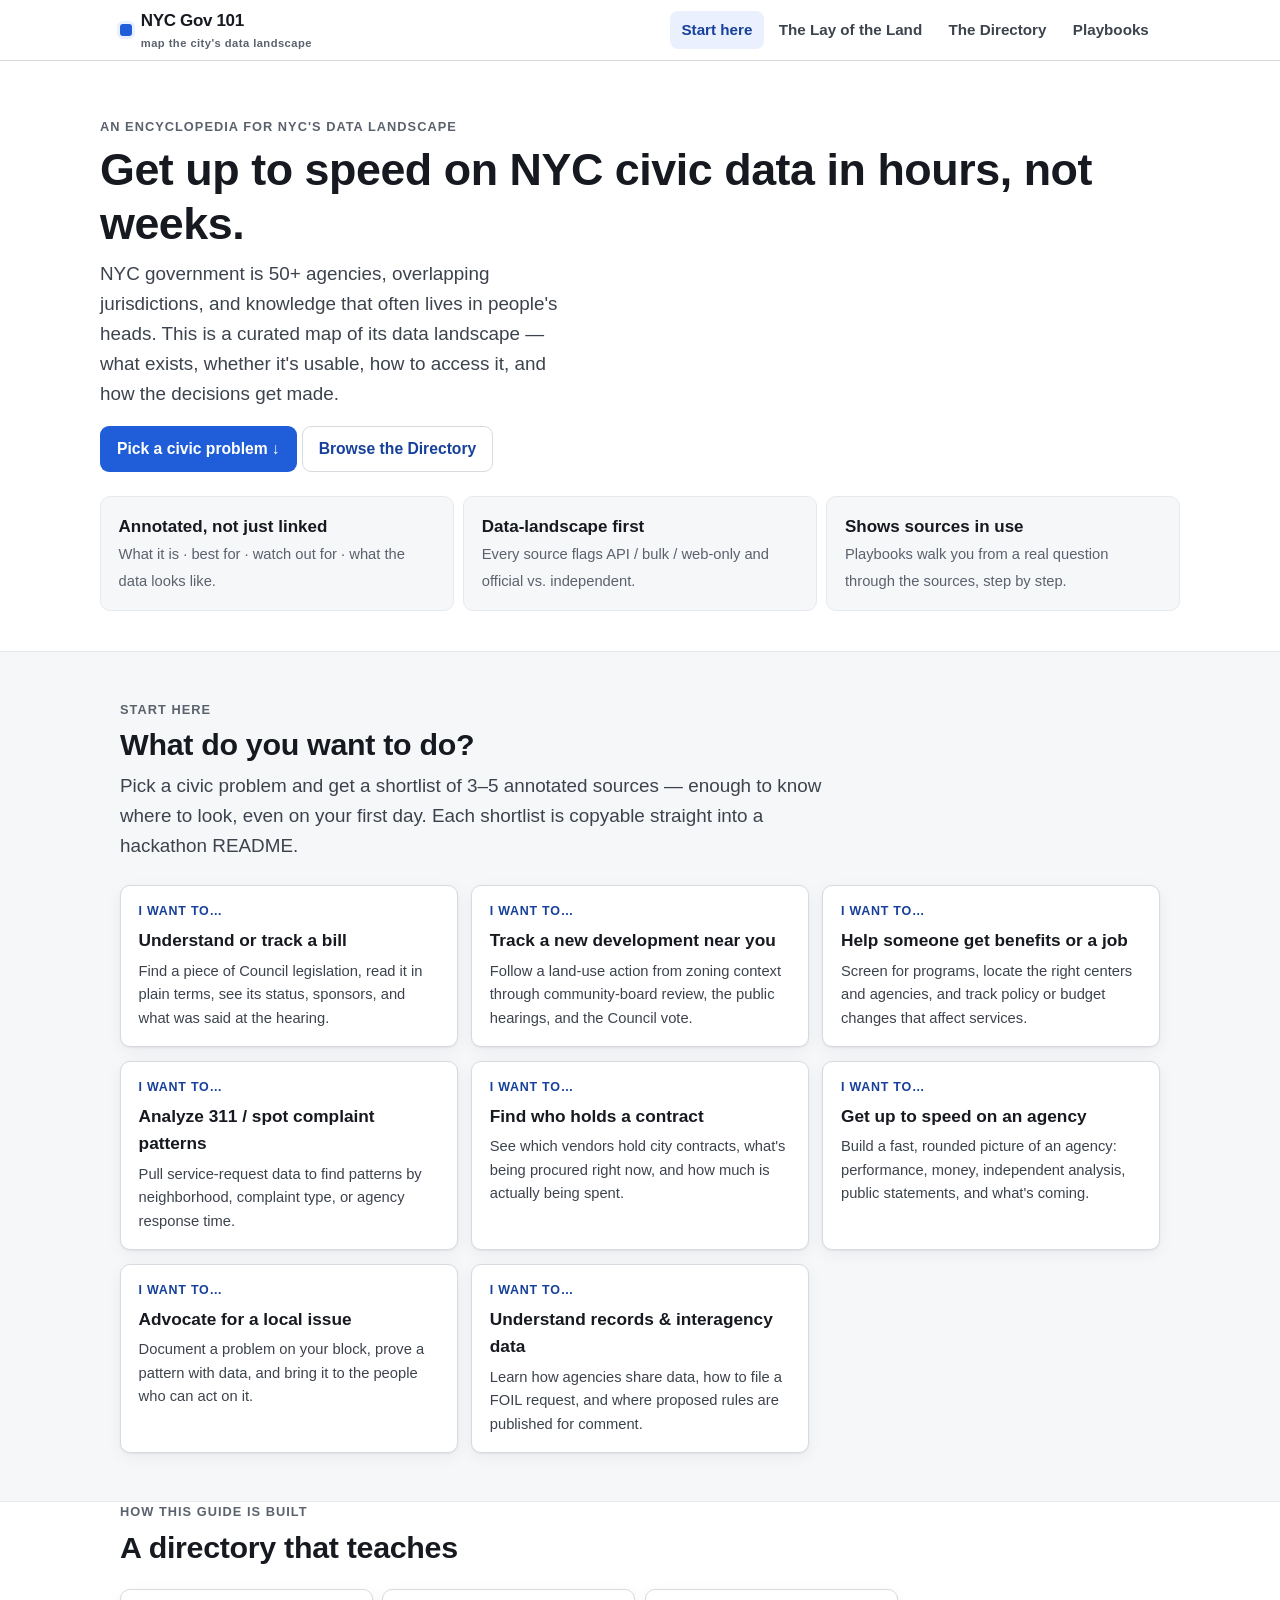
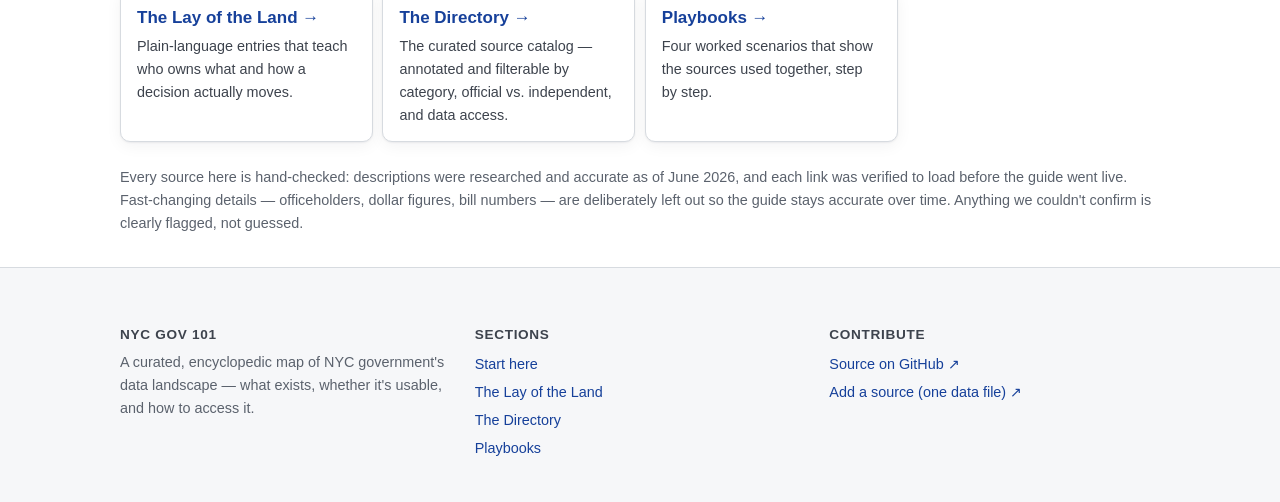
<file: index.html>
<!DOCTYPE html>
<html lang="en">
<head>
  <meta charset="utf-8">
  <meta name="viewport" content="width=device-width, initial-scale=1">
  <title>NYC Gov 101 — map the city's data landscape in hours, not weeks</title>
  <meta name="description" content="A curated guide to NYC government's data landscape — what exists, whether it's usable, and how to access it. Pick a civic problem, get 3–5 annotated sources.">
  <link rel="stylesheet" href="./css/style.css">
</head>
<body>
  <a class="skip-link" href="#main">Skip to content</a>
  <header class="site-header">
    <div class="wrap nav">
      <a class="brand" href="./index.html">
        <span class="dot" aria-hidden="true"></span>
        <span>NYC Gov 101<small>map the city's data landscape</small></span>
      </a>
      <nav class="nav-links" aria-label="Primary">
        <a href="./index.html" aria-current="page">Start here</a>
        <a href="./glossary.html">The Lay of the Land</a>
        <a href="./directory.html">The Directory</a>
        <a href="./playbooks.html">Playbooks</a>
      </nav>
    </div>
  </header>

  <main id="main">
    <div class="wrap hero">
      <p class="eyebrow">An encyclopedia for NYC's data landscape</p>
      <h1>Get up to speed on NYC civic data in hours, not weeks.</h1>
      <p class="lede">NYC government is 50+ agencies, overlapping jurisdictions, and knowledge that often lives in people's heads. This is a curated map of its data landscape — what exists, whether it's usable, how to access it, and how the decisions get made.</p>
      <p>
        <a class="btn" href="#start-app">Pick a civic problem ↓</a>
        <a class="btn secondary" href="./directory.html">Browse the Directory</a>
      </p>
      <div class="hero-frame" role="list">
        <div class="frame-card" role="listitem"><b>Annotated, not just linked</b><span>What it is · best for · watch out for · what the data looks like.</span></div>
        <div class="frame-card" role="listitem"><b>Data-landscape first</b><span>Every source flags API / bulk / web-only and official vs. independent.</span></div>
        <div class="frame-card" role="listitem"><b>Shows sources in use</b><span>Playbooks walk you from a real question through the sources, step by step.</span></div>
      </div>
    </div>

    <section class="band">
      <div class="wrap" id="start-app">
        <div class="section-head">
          <p class="eyebrow">Start here</p>
          <h2 id="problems">What do you want to do?</h2>
          <p class="lede read">Pick a civic problem and get a shortlist of 3–5 annotated sources — enough to know where to look, even on your first day. Each shortlist is copyable straight into a hackathon README.</p>
        </div>

        <noscript>
          <p class="note warn">This problem picker needs JavaScript. You can still browse every source on the <a href="./directory.html">Directory</a> and the concepts in <a href="./glossary.html">The Lay of the Land</a>.</p>
        </noscript>

        <div id="problem-grid" class="problem-grid" style="margin-top:1.25rem" aria-label="Civic problems">
          <p class="muted">Loading problems…</p>
        </div>

        <div id="problem-result" class="problem-result" role="region" aria-label="Recommended sources" hidden></div>
      </div>
    </section>

    <section class="wrap">
      <div class="section-head">
        <p class="eyebrow">How this guide is built</p>
        <h2>A directory that teaches</h2>
      </div>
      <div class="rail">
        <a href="./glossary.html"><b>The Lay of the Land →</b><span>Plain-language entries that teach who owns what and how a decision actually moves.</span></a>
        <a href="./directory.html"><b>The Directory →</b><span>The curated source catalog — annotated and filterable by category, official vs. independent, and data access.</span></a>
        <a href="./playbooks.html"><b>Playbooks →</b><span>Four worked scenarios that show the sources used together, step by step.</span></a>
      </div>
      <p class="muted small" style="margin-top:1.5rem">Every source here is hand-checked: descriptions were researched and accurate as of June 2026, and each link was verified to load before the guide went live. Fast-changing details — officeholders, dollar figures, bill numbers — are deliberately left out so the guide stays accurate over time. Anything we couldn't confirm is clearly flagged, not guessed.</p>
    </section>
  </main>

  <footer class="site-footer">
    <div class="wrap foot-grid">
      <div>
        <h4>NYC Gov 101</h4>
        <p>A curated, encyclopedic map of NYC government's data landscape — what exists, whether it's usable, and how to access it.</p>
      </div>
      <div>
        <h4>Sections</h4>
        <a href="./index.html">Start here</a>
        <a href="./glossary.html">The Lay of the Land</a>
        <a href="./directory.html">The Directory</a>
        <a href="./playbooks.html">Playbooks</a>
      </div>
      <div>
        <h4>Contribute</h4>
        <a href="https://github.com/SourabhChakraborty/government-101" target="_blank" rel="noopener">Source on GitHub ↗</a>
        <a href="https://github.com/SourabhChakraborty/government-101/blob/main/README.md" target="_blank" rel="noopener">Add a source (one data file) ↗</a>
      </div>
    </div>
  </footer>

  <script src="./js/app.js"></script>
</body>
</html>
</file>
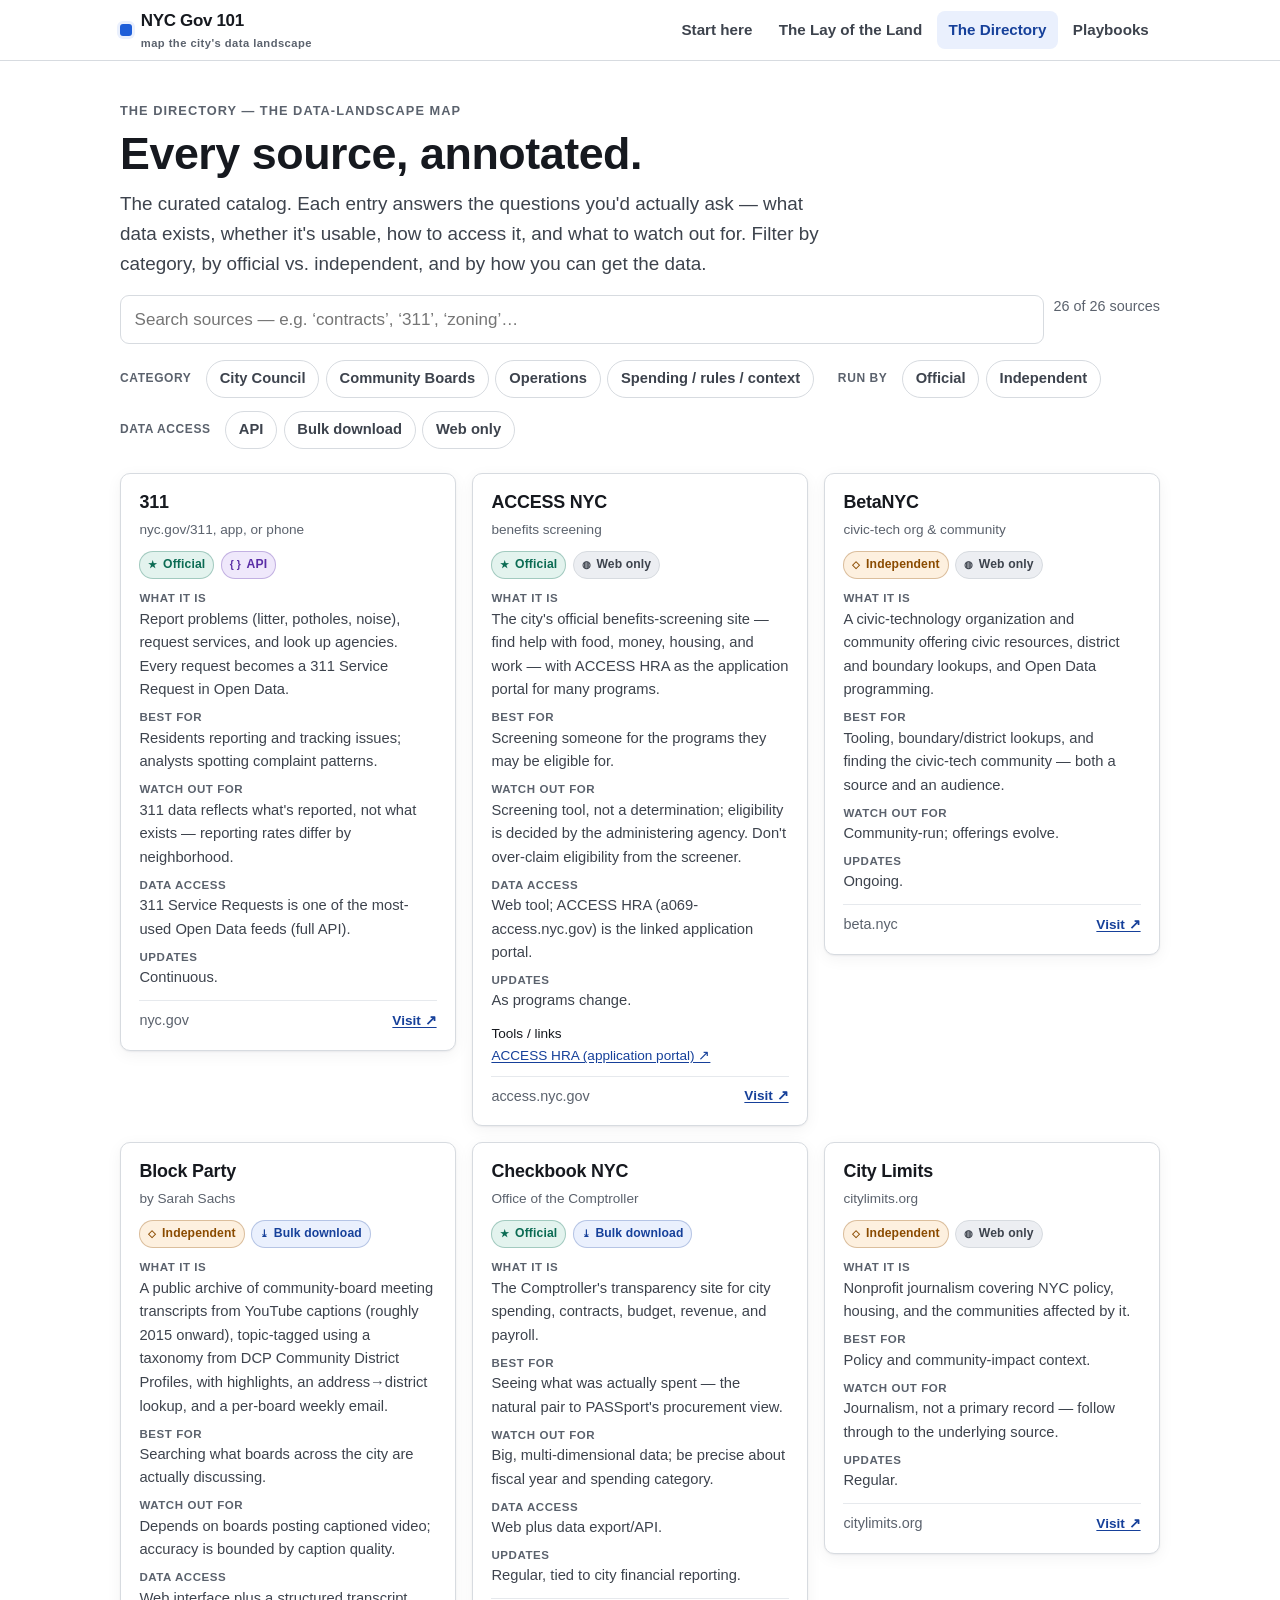
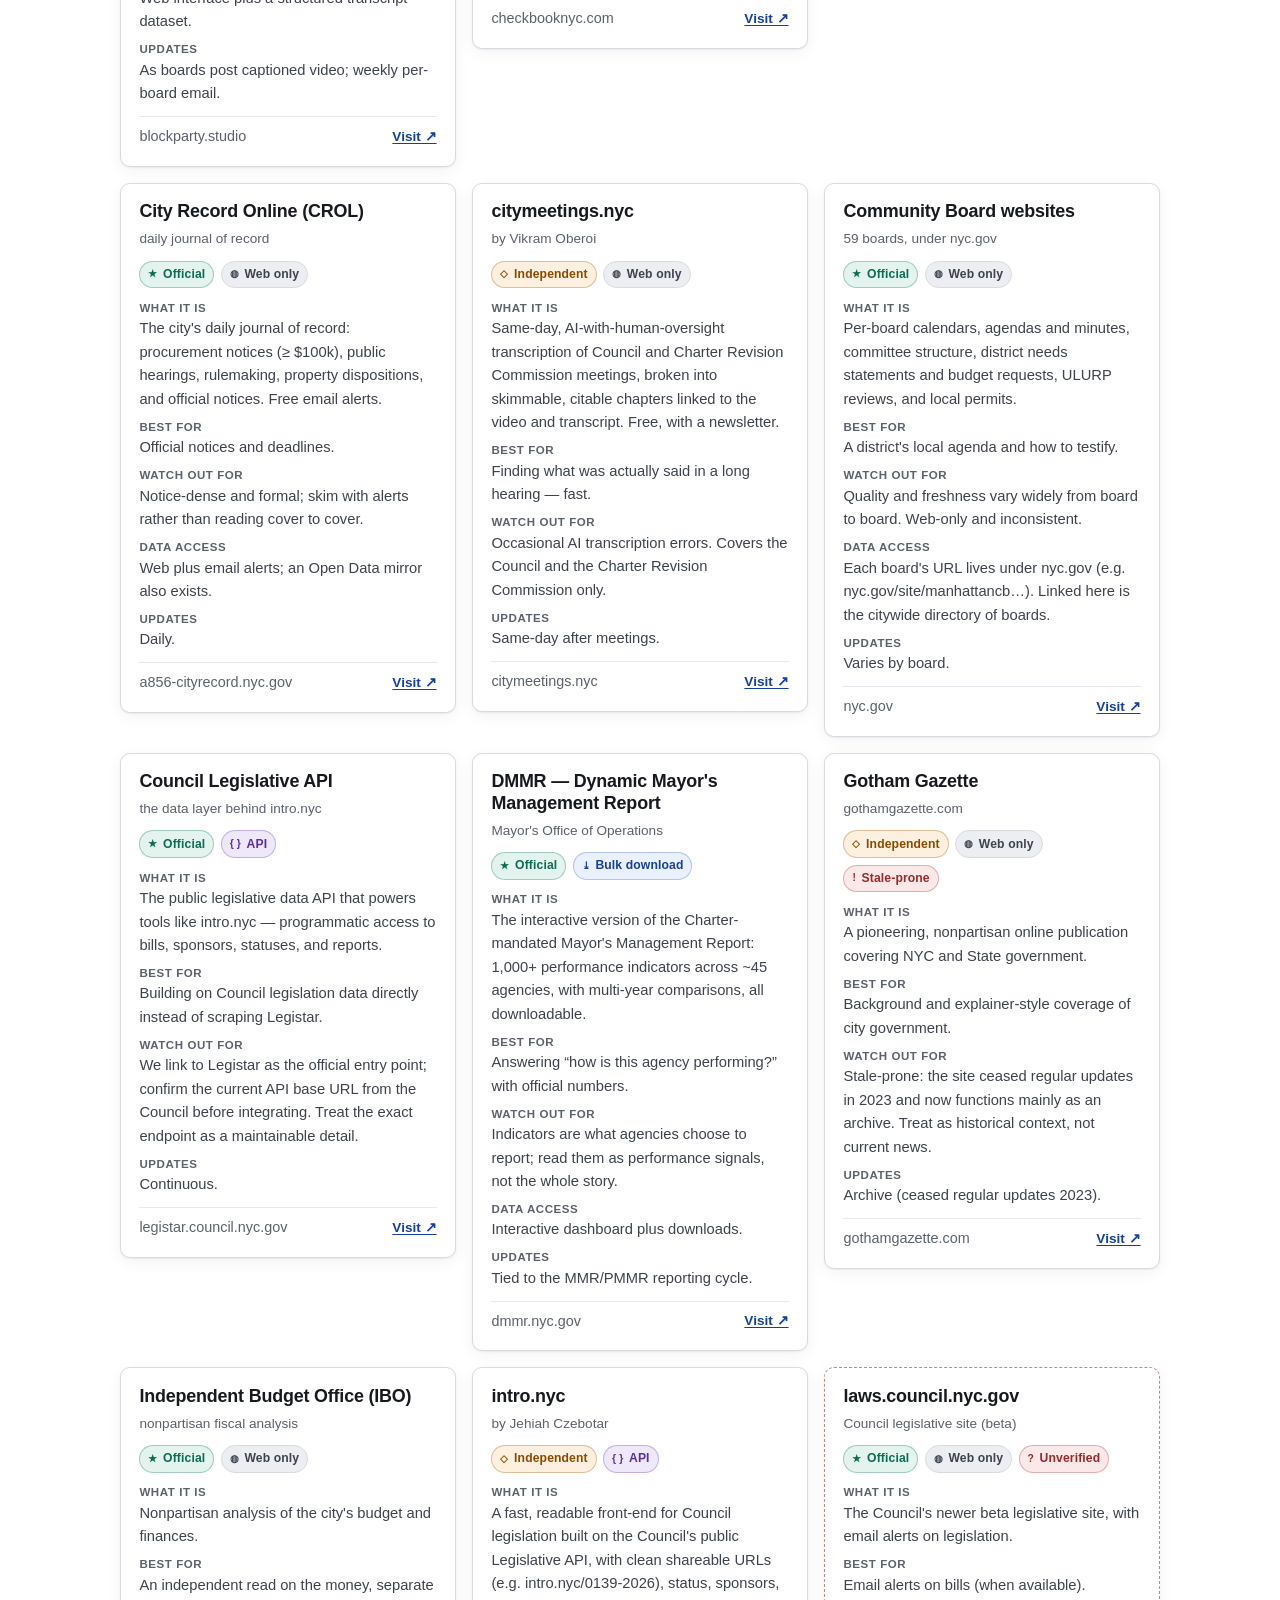
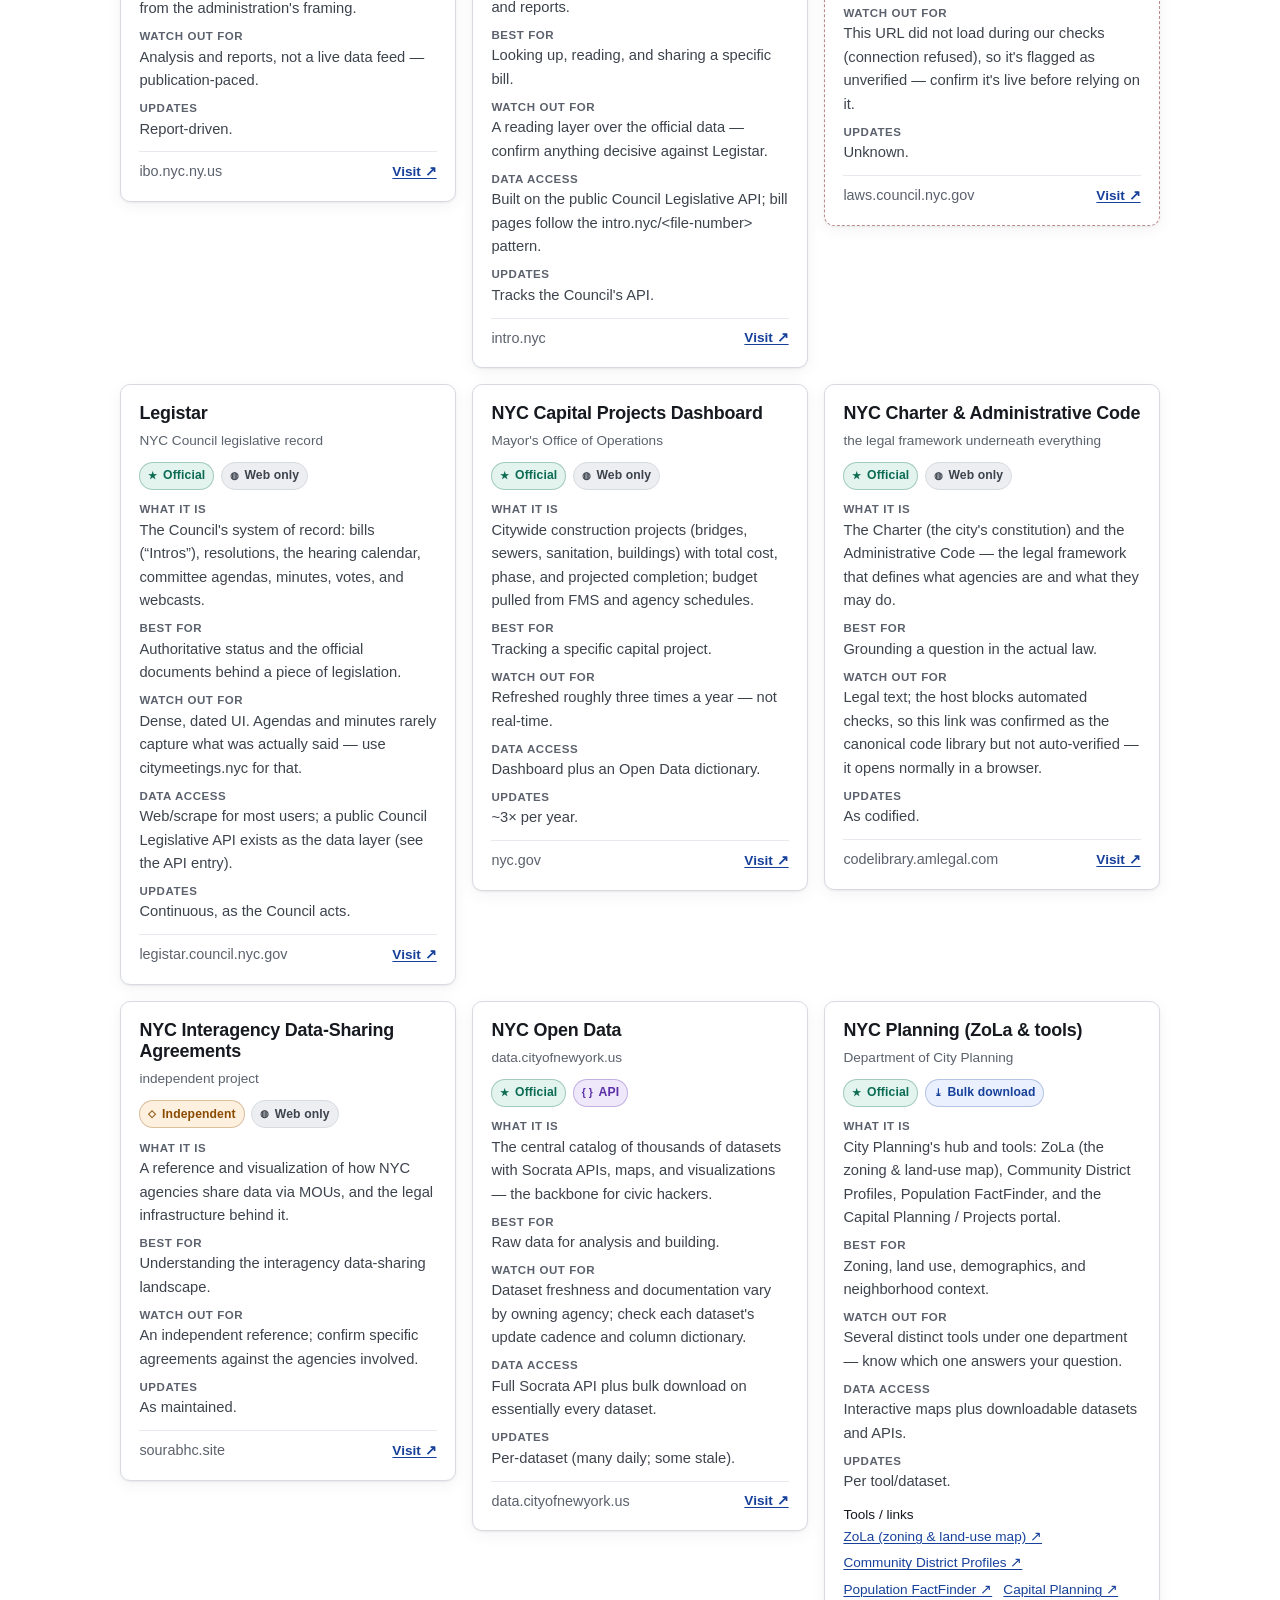
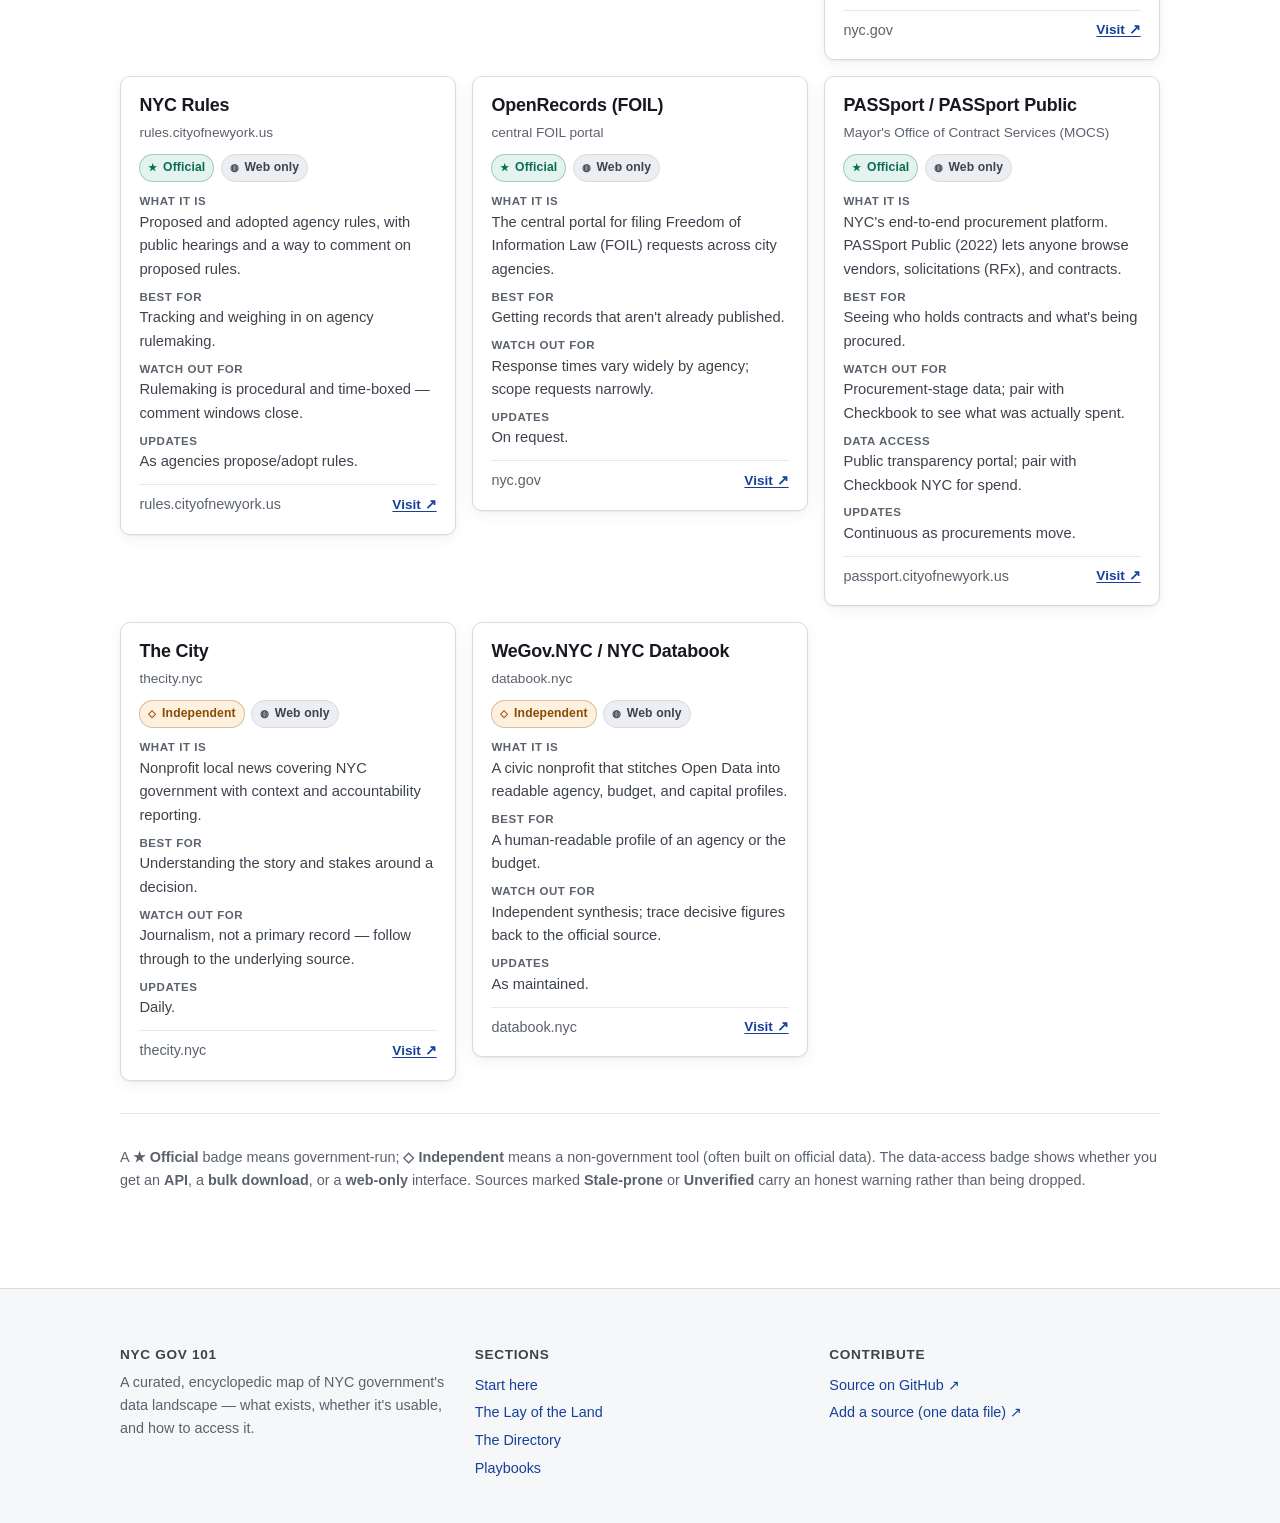
<file: directory.html>
<!DOCTYPE html>
<html lang="en">
<head>
  <meta charset="utf-8">
  <meta name="viewport" content="width=device-width, initial-scale=1">
  <title>The Directory — NYC Gov 101</title>
  <meta name="description" content="The curated, annotated catalog of NYC government data sources. Filter by category, who runs it, and how you can access the data.">
  <link rel="stylesheet" href="./css/style.css">
</head>
<body>
  <a class="skip-link" href="#main">Skip to content</a>
  <header class="site-header">
    <div class="wrap nav">
      <a class="brand" href="./index.html">
        <span class="dot" aria-hidden="true"></span>
        <span>NYC Gov 101<small>map the city's data landscape</small></span>
      </a>
      <nav class="nav-links" aria-label="Primary">
        <a href="./index.html">Start here</a>
        <a href="./glossary.html">The Lay of the Land</a>
        <a href="./directory.html" aria-current="page">The Directory</a>
        <a href="./playbooks.html">Playbooks</a>
      </nav>
    </div>
  </header>

  <main id="main">
    <div class="wrap" style="padding-top:2.5rem">
      <p class="eyebrow">The Directory — the data-landscape map</p>
      <h1>Every source, annotated.</h1>
      <p class="lede read">The curated catalog. Each entry answers the questions you'd actually ask — what data exists, whether it's usable, how to access it, and what to watch out for. Filter by category, by official vs. independent, and by how you can get the data.</p>
    </div>

    <div class="wrap" id="directory-app" style="padding-bottom:3rem">
      <div class="toolbar" role="search">
        <div class="search-row">
          <label class="visually-hidden" for="dir-search">Search sources</label>
          <input type="search" id="dir-search" placeholder="Search sources — e.g. ‘contracts’, ‘311’, ‘zoning’…" autocomplete="off">
          <span class="result-count" id="result-count" aria-live="polite"></span>
        </div>
        <div class="filter-group">
          <fieldset>
            <legend>Category</legend>
            <label class="chip"><input type="checkbox" name="f-cat" value="council" class="visually-hidden"> City Council</label>
            <label class="chip"><input type="checkbox" name="f-cat" value="community-boards" class="visually-hidden"> Community Boards</label>
            <label class="chip"><input type="checkbox" name="f-cat" value="operations" class="visually-hidden"> Operations</label>
            <label class="chip"><input type="checkbox" name="f-cat" value="additional" class="visually-hidden"> Spending / rules / context</label>
          </fieldset>
          <fieldset>
            <legend>Run by</legend>
            <label class="chip"><input type="checkbox" name="f-run" value="official" class="visually-hidden"> Official</label>
            <label class="chip"><input type="checkbox" name="f-run" value="independent" class="visually-hidden"> Independent</label>
          </fieldset>
          <fieldset>
            <legend>Data access</legend>
            <label class="chip"><input type="checkbox" name="f-access" value="api" class="visually-hidden"> API</label>
            <label class="chip"><input type="checkbox" name="f-access" value="bulk" class="visually-hidden"> Bulk download</label>
            <label class="chip"><input type="checkbox" name="f-access" value="web" class="visually-hidden"> Web only</label>
          </fieldset>
        </div>
      </div>

      <noscript>
        <p class="note warn">Filtering and search need JavaScript, but the raw, complete source list lives in <a href="./data/sources.json">data/sources.json</a> — readable as-is.</p>
      </noscript>

      <div id="directory-grid" class="cards" aria-live="polite">
        <p class="muted">Loading the source catalog…</p>
      </div>

      <hr class="soft">
      <p class="muted small">A <strong>★ Official</strong> badge means government-run; <strong>◇ Independent</strong> means a non-government tool (often built on official data). The data-access badge shows whether you get an <strong>API</strong>, a <strong>bulk download</strong>, or a <strong>web-only</strong> interface. Sources marked <strong>Stale-prone</strong> or <strong>Unverified</strong> carry an honest warning rather than being dropped.</p>
    </div>
  </main>

  <footer class="site-footer">
    <div class="wrap foot-grid">
      <div>
        <h4>NYC Gov 101</h4>
        <p>A curated, encyclopedic map of NYC government's data landscape — what exists, whether it's usable, and how to access it.</p>
      </div>
      <div>
        <h4>Sections</h4>
        <a href="./index.html">Start here</a>
        <a href="./glossary.html">The Lay of the Land</a>
        <a href="./directory.html">The Directory</a>
        <a href="./playbooks.html">Playbooks</a>
      </div>
      <div>
        <h4>Contribute</h4>
        <a href="https://github.com/SourabhChakraborty/government-101" target="_blank" rel="noopener">Source on GitHub ↗</a>
        <a href="https://github.com/SourabhChakraborty/government-101/blob/main/README.md" target="_blank" rel="noopener">Add a source (one data file) ↗</a>
      </div>
    </div>
  </footer>

  <script src="./js/app.js"></script>
</body>
</html>
</file>
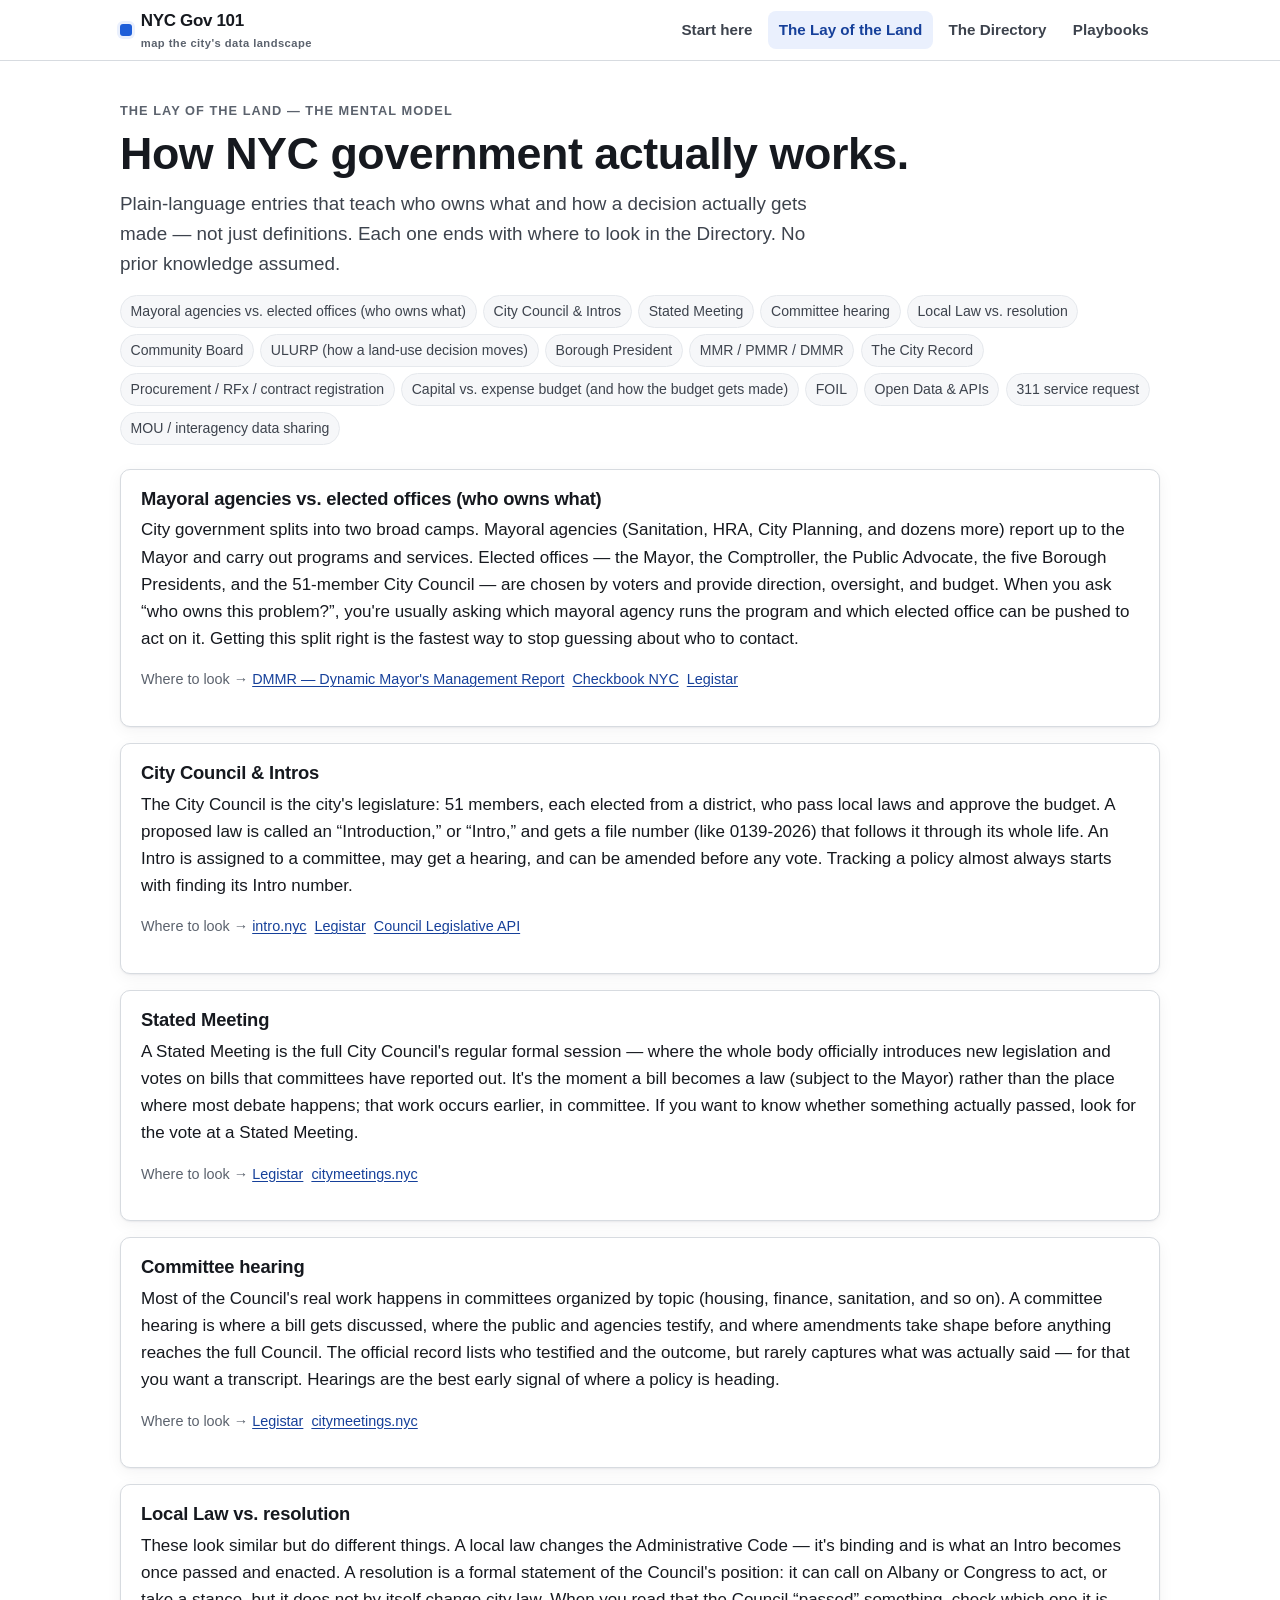
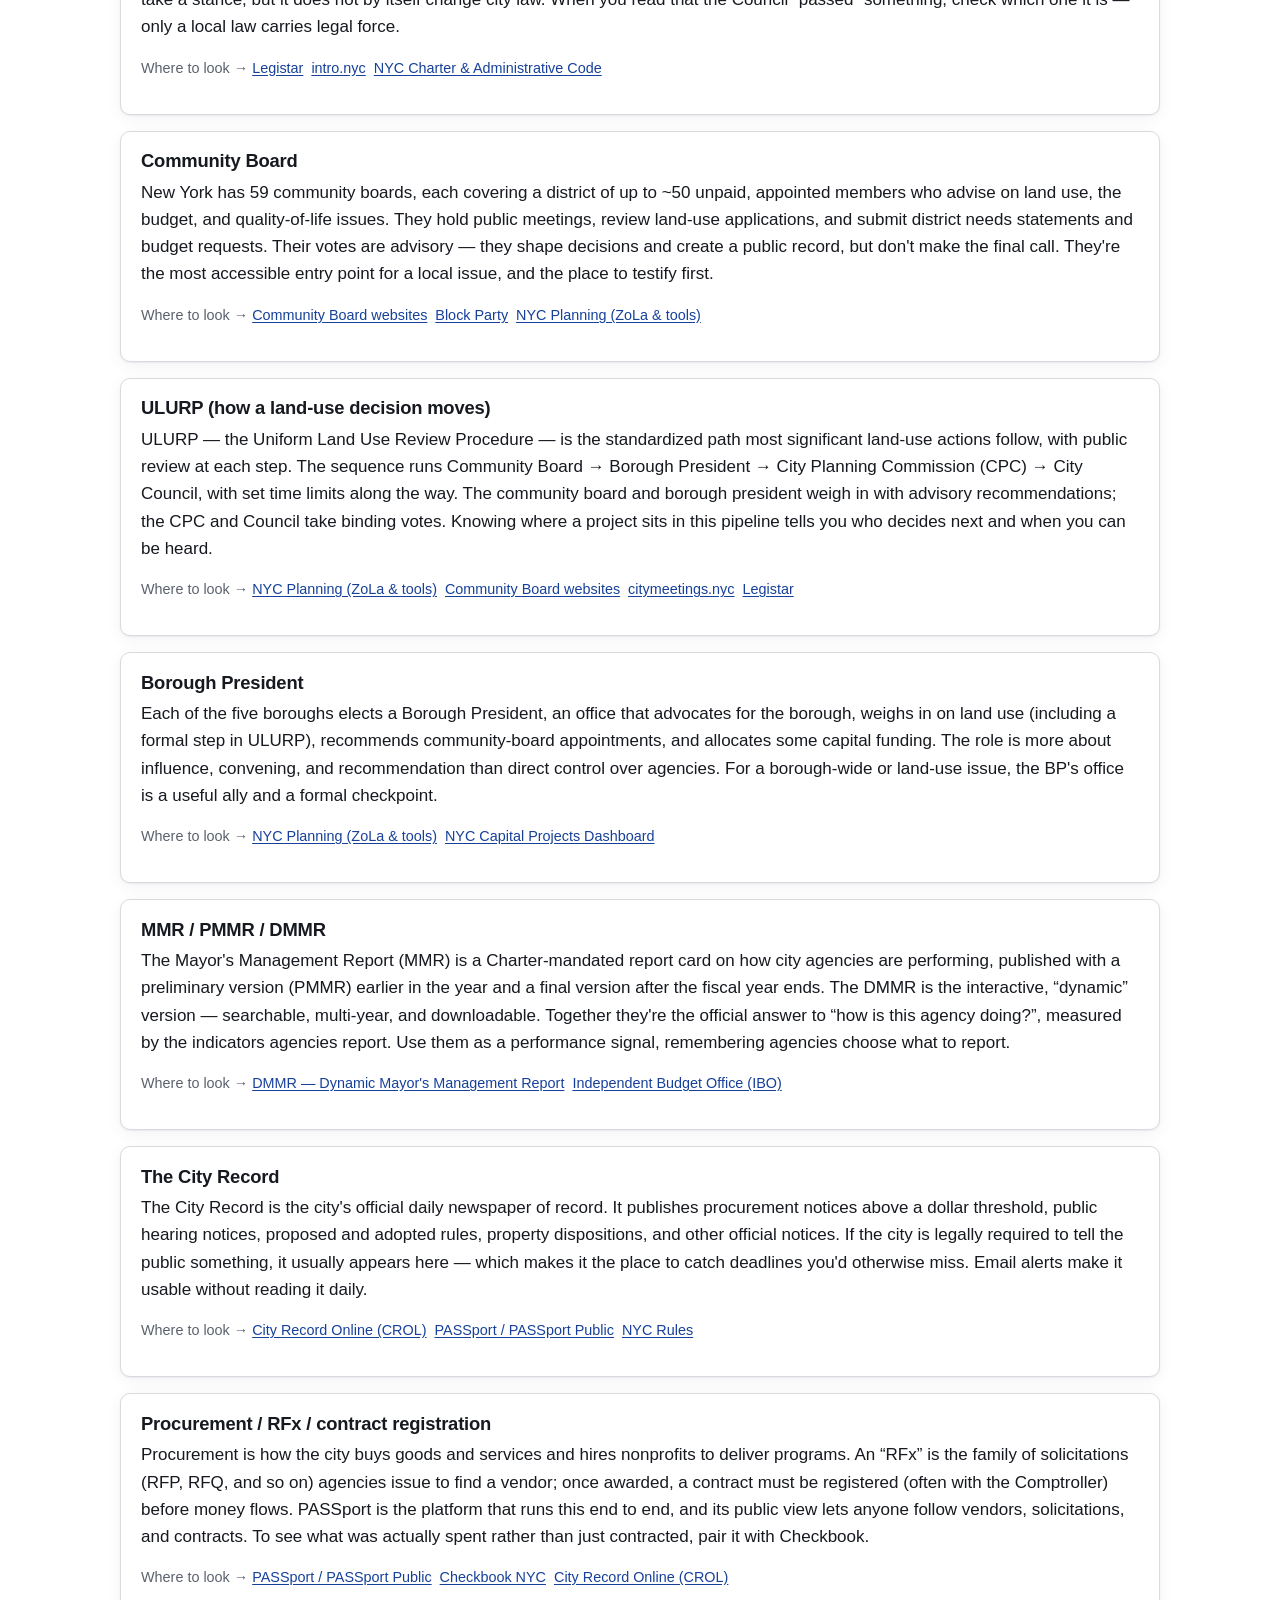
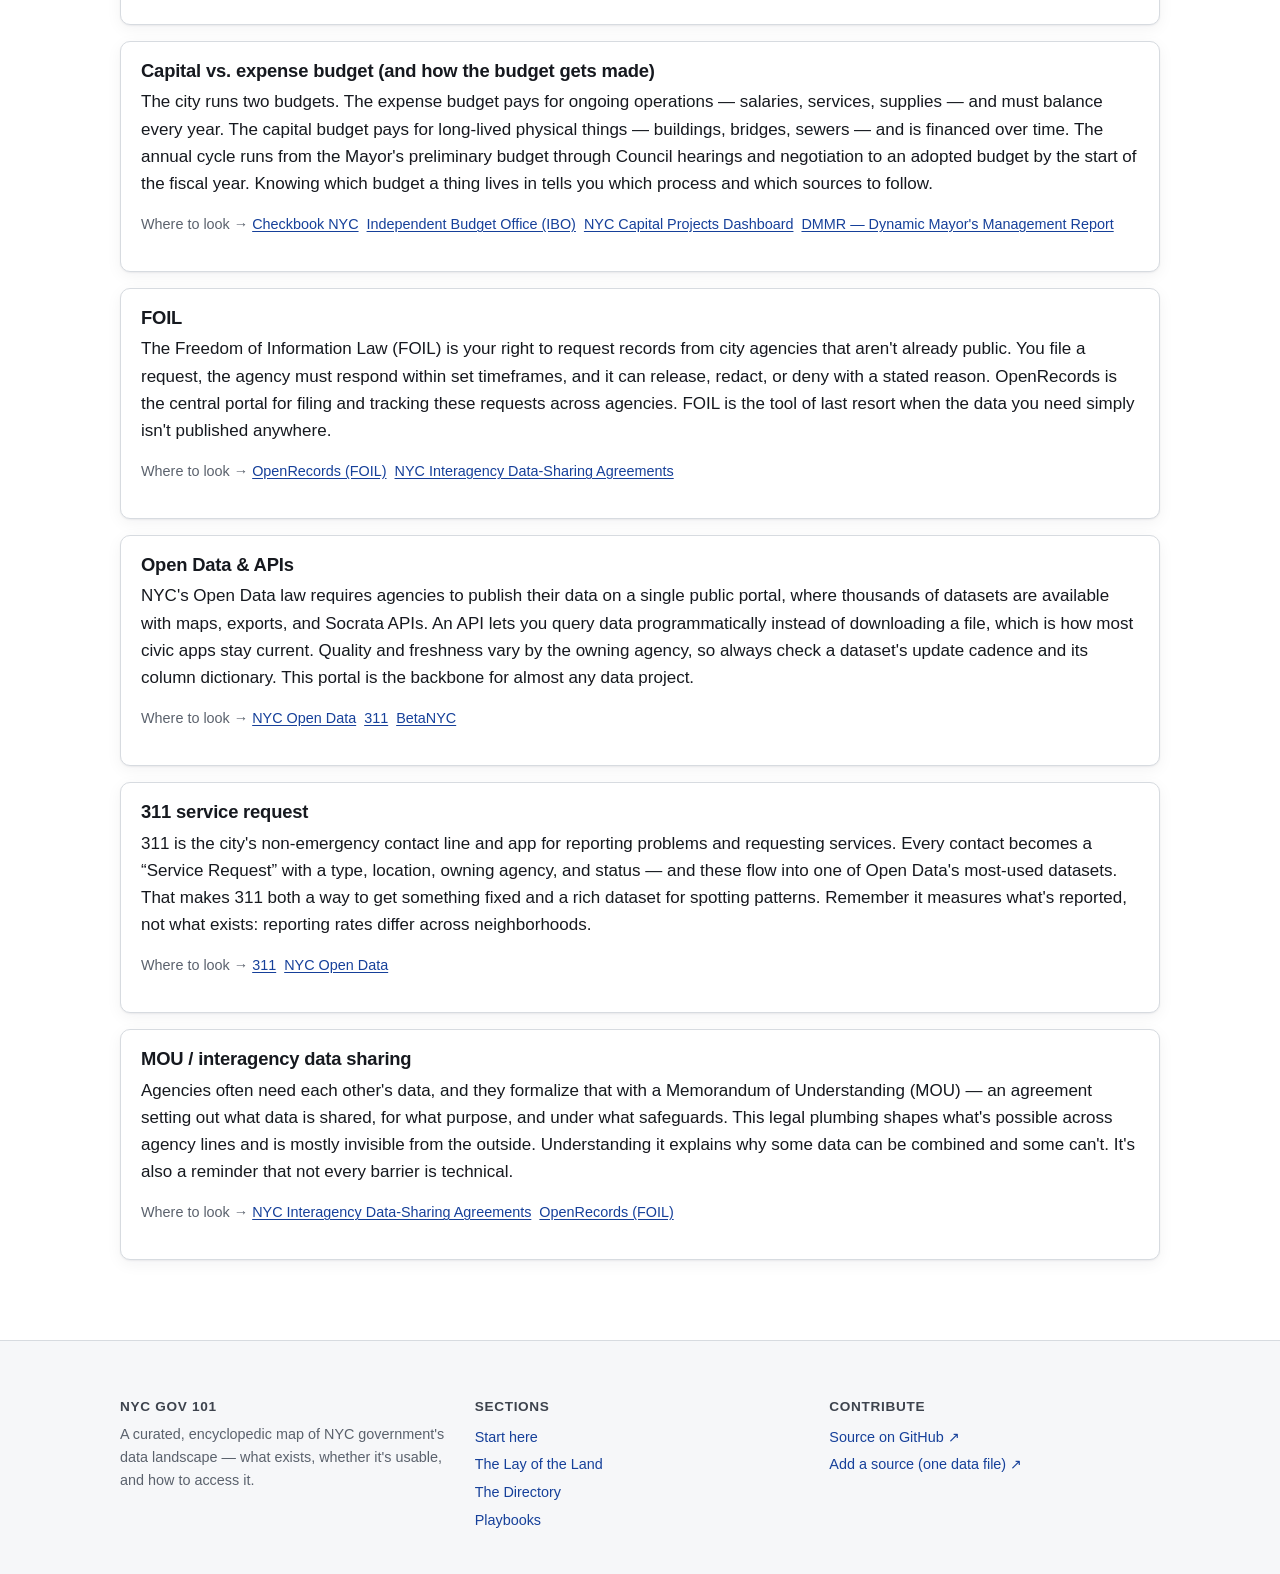
<file: glossary.html>
<!DOCTYPE html>
<html lang="en">
<head>
  <meta charset="utf-8">
  <meta name="viewport" content="width=device-width, initial-scale=1">
  <title>The Lay of the Land — NYC Gov 101</title>
  <meta name="description" content="A plain-language mental model of NYC government: who owns what, how a decision moves, and the core concepts to know. Each entry points into the Directory.">
  <link rel="stylesheet" href="./css/style.css">
</head>
<body>
  <a class="skip-link" href="#main">Skip to content</a>
  <header class="site-header">
    <div class="wrap nav">
      <a class="brand" href="./index.html">
        <span class="dot" aria-hidden="true"></span>
        <span>NYC Gov 101<small>map the city's data landscape</small></span>
      </a>
      <nav class="nav-links" aria-label="Primary">
        <a href="./index.html">Start here</a>
        <a href="./glossary.html" aria-current="page">The Lay of the Land</a>
        <a href="./directory.html">The Directory</a>
        <a href="./playbooks.html">Playbooks</a>
      </nav>
    </div>
  </header>

  <main id="main">
    <div class="wrap" style="padding-top:2.5rem">
      <p class="eyebrow">The Lay of the Land — the mental model</p>
      <h1>How NYC government actually works.</h1>
      <p class="lede read">Plain-language entries that teach who owns what and how a decision actually gets made — not just definitions. Each one ends with where to look in the Directory. No prior knowledge assumed.</p>
    </div>

    <div class="wrap" id="glossary-app" style="padding-bottom:3rem">
      <nav class="glossary-toc" id="glossary-toc" aria-label="Jump to a concept"></nav>
      <noscript>
        <p class="note warn">The glossary renders from <a href="./data/glossary.json">data/glossary.json</a>, which is readable as-is if JavaScript is off.</p>
      </noscript>
      <div id="glossary-list" class="glossary-list">
        <p class="muted">Loading concepts…</p>
      </div>
    </div>
  </main>

  <footer class="site-footer">
    <div class="wrap foot-grid">
      <div>
        <h4>NYC Gov 101</h4>
        <p>A curated, encyclopedic map of NYC government's data landscape — what exists, whether it's usable, and how to access it.</p>
      </div>
      <div>
        <h4>Sections</h4>
        <a href="./index.html">Start here</a>
        <a href="./glossary.html">The Lay of the Land</a>
        <a href="./directory.html">The Directory</a>
        <a href="./playbooks.html">Playbooks</a>
      </div>
      <div>
        <h4>Contribute</h4>
        <a href="https://github.com/SourabhChakraborty/government-101" target="_blank" rel="noopener">Source on GitHub ↗</a>
        <a href="https://github.com/SourabhChakraborty/government-101/blob/main/README.md" target="_blank" rel="noopener">Add a source (one data file) ↗</a>
      </div>
    </div>
  </footer>

  <script src="./js/app.js"></script>
</body>
</html>
</file>
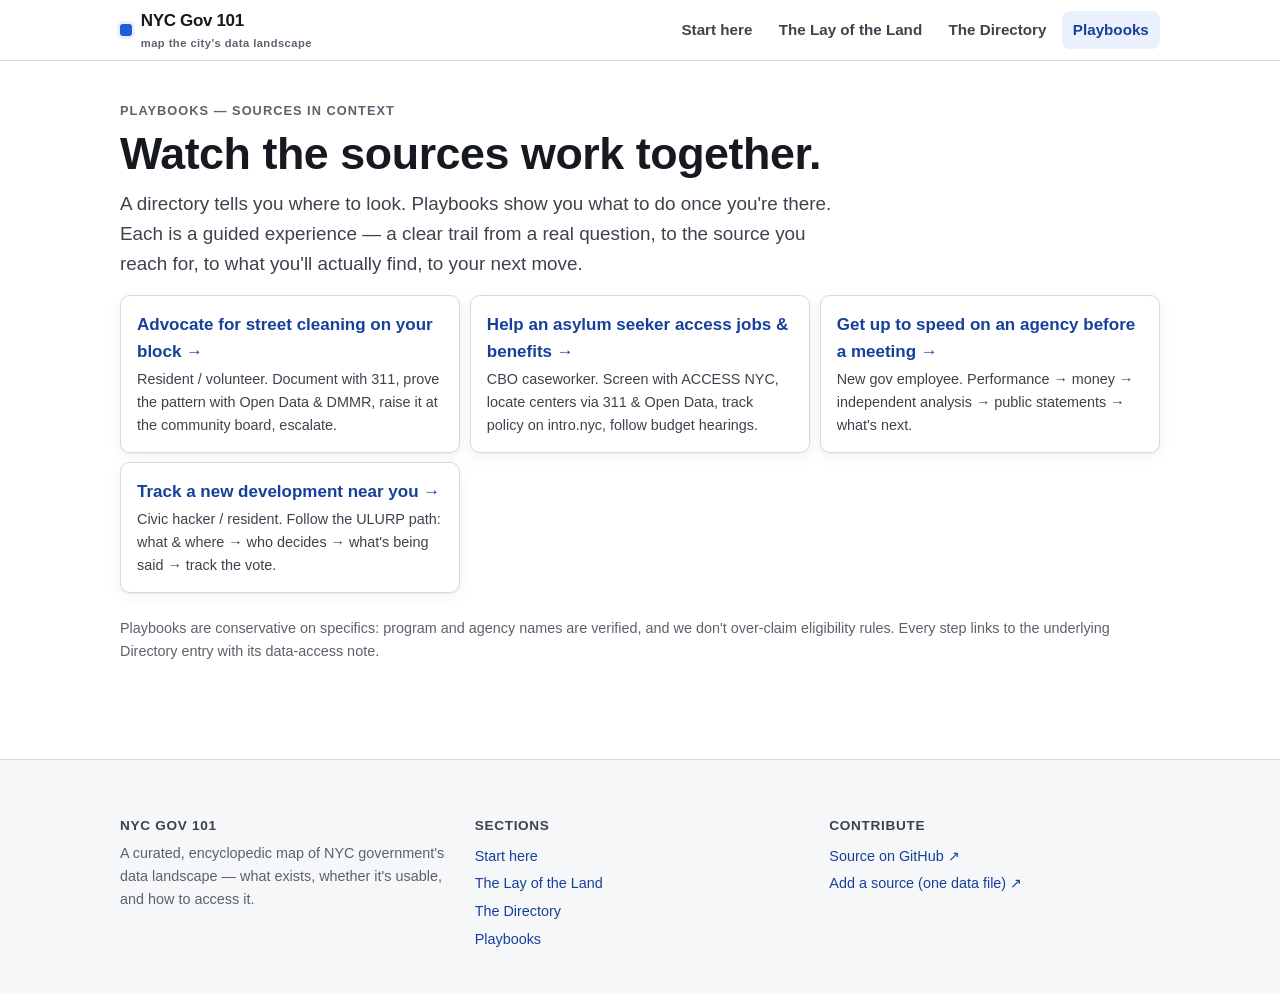
<file: playbooks.html>
<!DOCTYPE html>
<html lang="en">
<head>
  <meta charset="utf-8">
  <meta name="viewport" content="width=device-width, initial-scale=1">
  <title>Playbooks — NYC Gov 101</title>
  <meta name="description" content="Four guided walk-throughs that take you from a real civic question through the sources, step by step.">
  <link rel="stylesheet" href="./css/style.css">
</head>
<body>
  <a class="skip-link" href="#main">Skip to content</a>
  <header class="site-header">
    <div class="wrap nav">
      <a class="brand" href="./index.html">
        <span class="dot" aria-hidden="true"></span>
        <span>NYC Gov 101<small>map the city's data landscape</small></span>
      </a>
      <nav class="nav-links" aria-label="Primary">
        <a href="./index.html">Start here</a>
        <a href="./glossary.html">The Lay of the Land</a>
        <a href="./directory.html">The Directory</a>
        <a href="./playbooks.html" aria-current="page">Playbooks</a>
      </nav>
    </div>
  </header>

  <main id="main">
    <div class="wrap" style="padding-top:2.5rem">
      <p class="eyebrow">Playbooks — sources in context</p>
      <h1>Watch the sources work together.</h1>
      <p class="lede read">A directory tells you where to look. Playbooks show you what to do once you're there. Each is a guided experience — a clear trail from a real question, to the source you reach for, to what you'll actually find, to your next move.</p>
    </div>

    <div class="wrap" style="padding-bottom:3rem">
      <div class="rail" style="grid-template-columns:repeat(auto-fill,minmax(280px,1fr))">
        <a href="./playbooks/street-cleaning.html">
          <b>Advocate for street cleaning on your block →</b>
          <span>Resident / volunteer. Document with 311, prove the pattern with Open Data &amp; DMMR, raise it at the community board, escalate.</span>
        </a>
        <a href="./playbooks/asylum-seeker.html">
          <b>Help an asylum seeker access jobs &amp; benefits →</b>
          <span>CBO caseworker. Screen with ACCESS NYC, locate centers via 311 &amp; Open Data, track policy on intro.nyc, follow budget hearings.</span>
        </a>
        <a href="./playbooks/agency-prep.html">
          <b>Get up to speed on an agency before a meeting →</b>
          <span>New gov employee. Performance → money → independent analysis → public statements → what's next.</span>
        </a>
        <a href="./playbooks/track-development.html">
          <b>Track a new development near you →</b>
          <span>Civic hacker / resident. Follow the ULURP path: what &amp; where → who decides → what's being said → track the vote.</span>
        </a>
      </div>

      <p class="muted small" style="margin-top:1.5rem">Playbooks are conservative on specifics: program and agency names are verified, and we don't over-claim eligibility rules. Every step links to the underlying Directory entry with its data-access note.</p>
    </div>
  </main>

  <footer class="site-footer">
    <div class="wrap foot-grid">
      <div>
        <h4>NYC Gov 101</h4>
        <p>A curated, encyclopedic map of NYC government's data landscape — what exists, whether it's usable, and how to access it.</p>
      </div>
      <div>
        <h4>Sections</h4>
        <a href="./index.html">Start here</a>
        <a href="./glossary.html">The Lay of the Land</a>
        <a href="./directory.html">The Directory</a>
        <a href="./playbooks.html">Playbooks</a>
      </div>
      <div>
        <h4>Contribute</h4>
        <a href="https://github.com/SourabhChakraborty/government-101" target="_blank" rel="noopener">Source on GitHub ↗</a>
        <a href="https://github.com/SourabhChakraborty/government-101/blob/main/README.md" target="_blank" rel="noopener">Add a source (one data file) ↗</a>
      </div>
    </div>
  </footer>
</body>
</html>
</file>
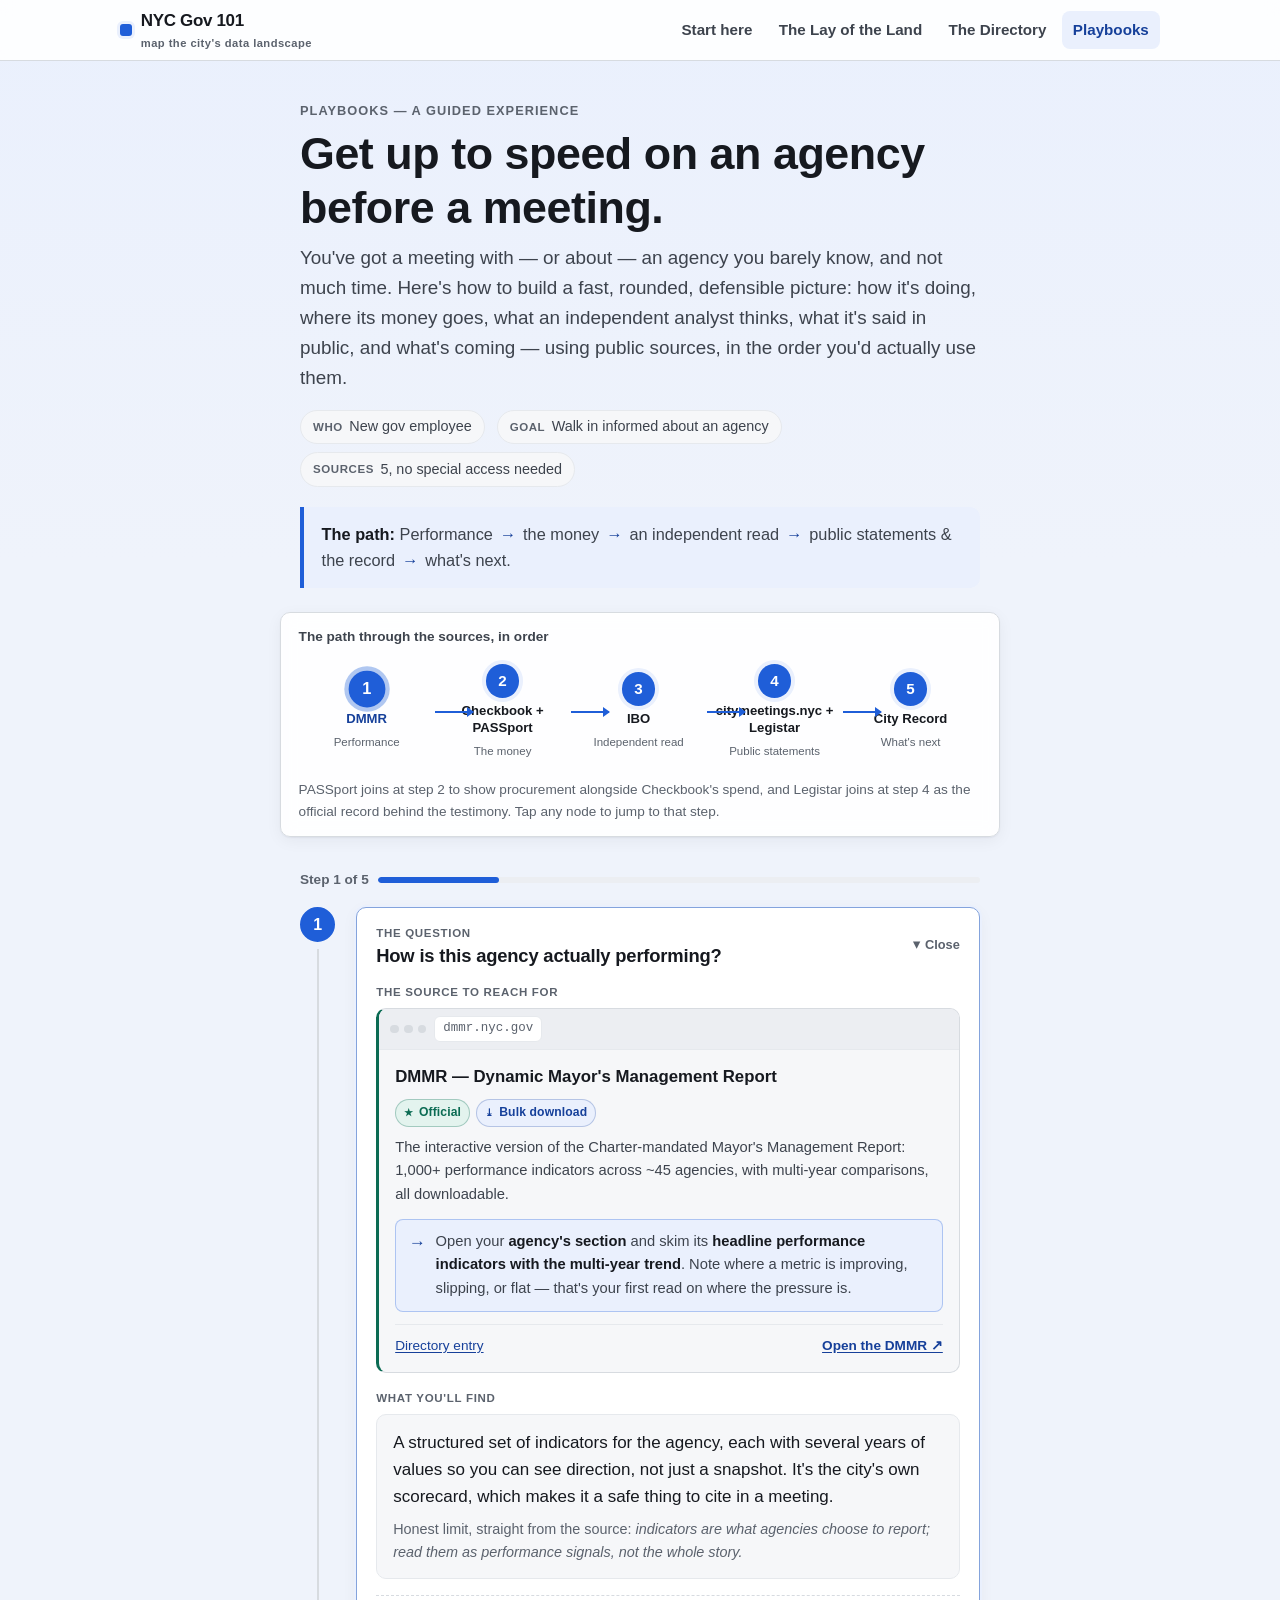
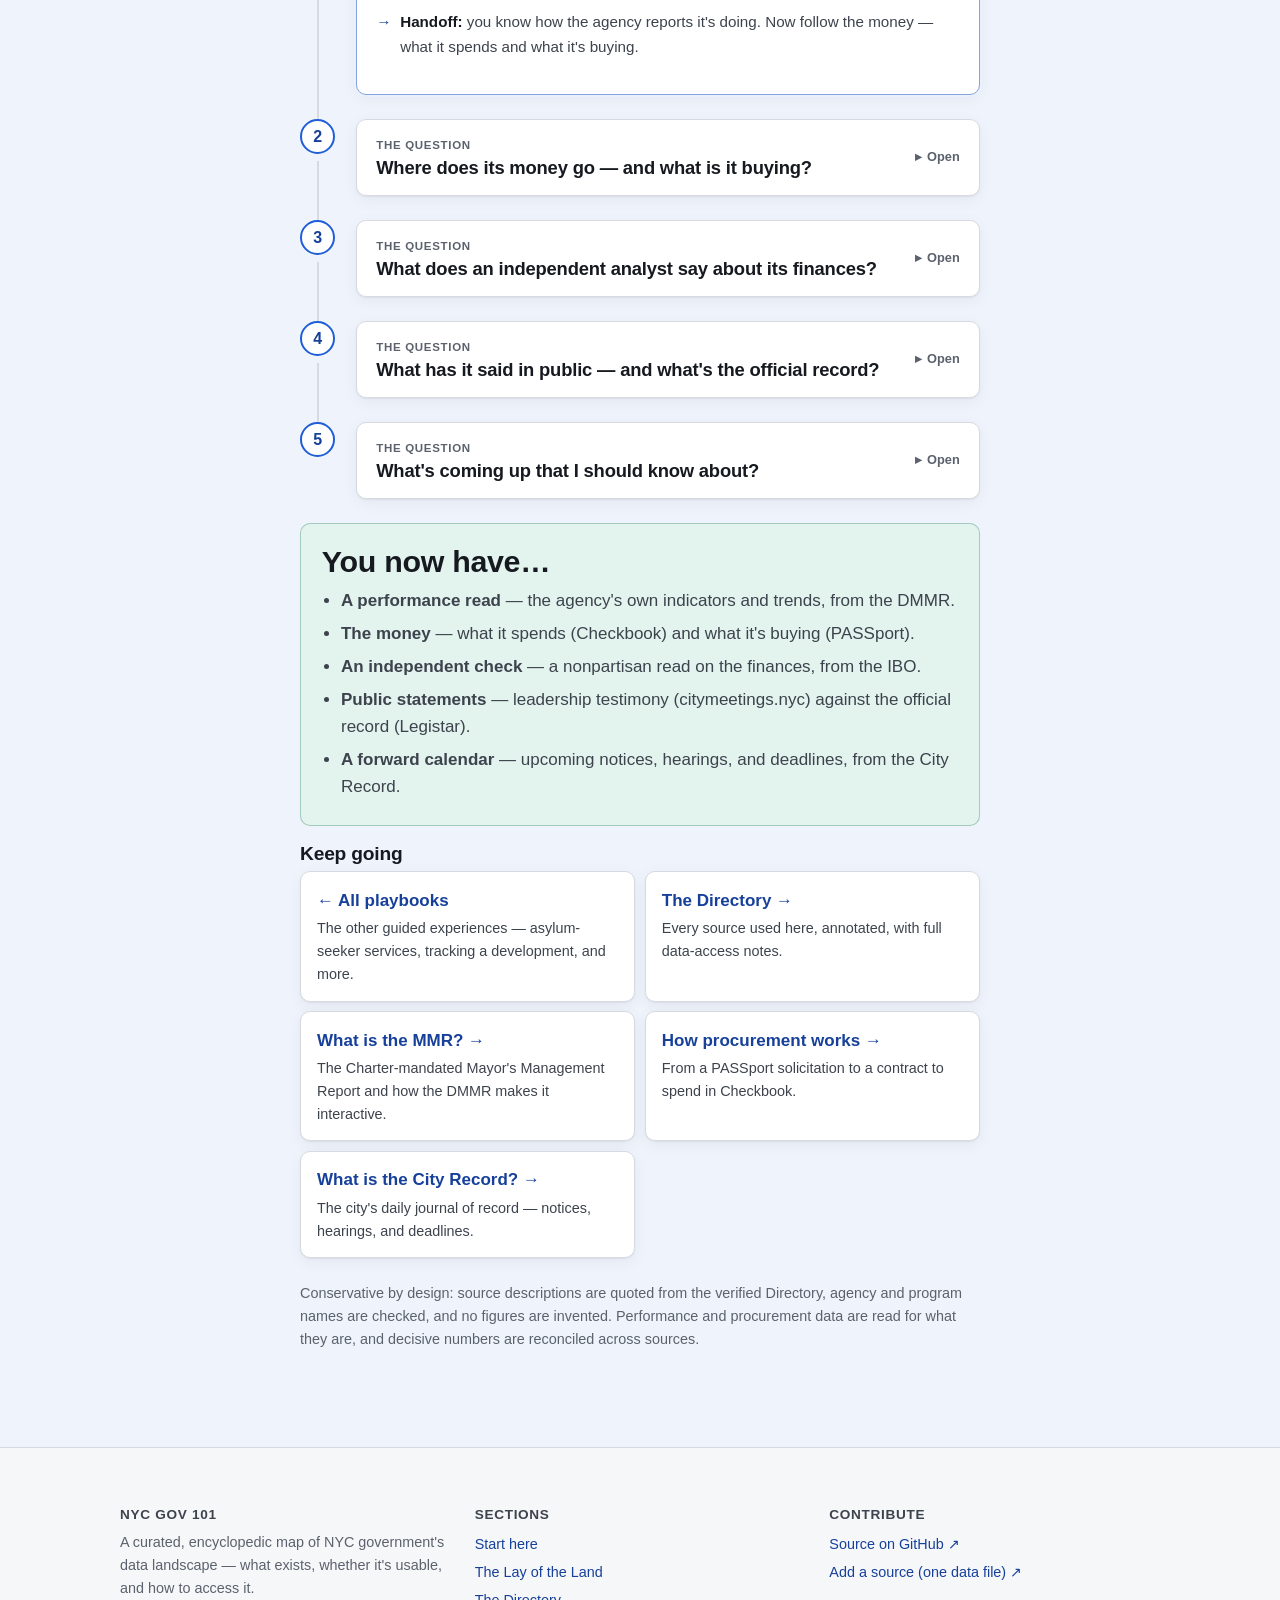
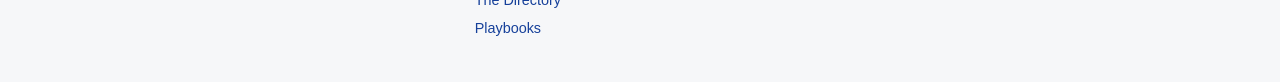
<file: playbooks/agency-prep.html>
<!DOCTYPE html>
<html lang="en">
<head>
  <meta charset="utf-8">
  <meta name="viewport" content="width=device-width, initial-scale=1">
  <title>Get up to speed on an agency before a meeting — Playbook — NYC Gov 101</title>
  <meta name="description" content="A guided experience for new gov employees: build a fast, rounded picture of an agency — performance from the DMMR, money from Checkbook and PASSport, independent analysis from the IBO, public statements from citymeetings.nyc and Legistar, and what's next from the City Record.">
  <link rel="stylesheet" href="../css/style.css">
  <link rel="stylesheet" href="../playbooks/playbook.css">
</head>
<body class="pb-agency">
  <a class="skip-link" href="#main">Skip to content</a>
  <header class="site-header">
    <div class="wrap nav">
      <a class="brand" href="../index.html">
        <span class="dot" aria-hidden="true"></span>
        <span>NYC Gov 101<small>map the city's data landscape</small></span>
      </a>
      <nav class="nav-links" aria-label="Primary">
        <a href="../index.html">Start here</a>
        <a href="../glossary.html">The Lay of the Land</a>
        <a href="../directory.html">The Directory</a>
        <a href="../playbooks.html" aria-current="page">Playbooks</a>
      </nav>
    </div>
  </header>

  <main id="main">
    <!-- ===================== Intro ===================== -->
    <div class="wrap read pb-intro">
      <p class="eyebrow"><a href="../playbooks.html" style="color:inherit;text-decoration:none">Playbooks</a> — a guided experience</p>
      <h1>Get up to speed on an agency before a meeting.</h1>
      <p class="lede">You've got a meeting with — or about — an agency you barely know, and not much time. Here's how to build a fast, rounded, defensible picture: how it's doing, where its money goes, what an independent analyst thinks, what it's said in public, and what's coming — using public sources, in the order you'd actually use them.</p>

      <ul class="pb-meta" aria-label="About this playbook">
        <li><span class="k">Who</span> New gov employee</li>
        <li><span class="k">Goal</span> Walk in informed about an agency</li>
        <li><span class="k">Sources</span> 5, no special access needed</li>
      </ul>

      <p class="pb-workflow">
        <b>The path:</b>
        Performance <span class="arrow">→</span>
        the money <span class="arrow">→</span>
        an independent read <span class="arrow">→</span>
        public statements &amp; the record <span class="arrow">→</span>
        what's next.
      </p>
    </div>

    <!-- ===================== Source map ===================== -->
    <div class="wrap read sourcemap">
      <figure style="margin:0">
        <figcaption style="margin:0 0 .75rem;font-weight:700;color:var(--ink-soft)">The path through the sources, in order</figcaption>
        <div class="sourcemap-scroll">
          <ol aria-label="Five sources in the order you use them: 1 the DMMR, 2 Checkbook NYC with PASSport, 3 the Independent Budget Office, 4 citymeetings.nyc with Legistar, 5 City Record Online">
            <li>
              <a class="map-node" href="#step-1">
                <span class="num" aria-hidden="true">1</span>
                <span class="label">DMMR</span>
                <span class="stage">Performance</span>
              </a>
            </li>
            <li><span class="link" aria-hidden="true"></span></li>
            <li>
              <a class="map-node" href="#step-2">
                <span class="num" aria-hidden="true">2</span>
                <span class="label">Checkbook + PASSport</span>
                <span class="stage">The money</span>
              </a>
            </li>
            <li><span class="link" aria-hidden="true"></span></li>
            <li>
              <a class="map-node" href="#step-3">
                <span class="num" aria-hidden="true">3</span>
                <span class="label">IBO</span>
                <span class="stage">Independent read</span>
              </a>
            </li>
            <li><span class="link" aria-hidden="true"></span></li>
            <li>
              <a class="map-node" href="#step-4">
                <span class="num" aria-hidden="true">4</span>
                <span class="label">citymeetings.nyc + Legistar</span>
                <span class="stage">Public statements</span>
              </a>
            </li>
            <li><span class="link" aria-hidden="true"></span></li>
            <li>
              <a class="map-node" href="#step-5">
                <span class="num" aria-hidden="true">5</span>
                <span class="label">City Record</span>
                <span class="stage">What's next</span>
              </a>
            </li>
          </ol>
        </div>
        <figcaption>PASSport joins at step&nbsp;2 to show procurement alongside Checkbook's spend, and Legistar joins at step&nbsp;4 as the official record behind the testimony. Tap any node to jump to that step.</figcaption>
      </figure>
    </div>

    <!-- ===================== The trail ===================== -->
    <div class="wrap read" data-playbook>
      <div class="pb-progress" aria-hidden="true">
        <span id="pb-progress-label">Step 1 of 5</span>
        <span class="bar"><span id="pb-progress-fill"></span></span>
      </div>

      <ol class="trail">

        <!-- ---------- STEP 1 ---------- -->
        <li id="step-1">
          <span class="step-num" aria-hidden="true"></span>
          <details class="step" open>
            <summary>
              <span>
                <span class="q-label">The question</span>
                <h2>How is this agency actually performing?</h2>
              </span>
              <span class="disclose" aria-hidden="true"><span class="chev">▸</span><span class="more">Open</span><span class="less">Close</span></span>
            </summary>
            <div class="step-body">

              <div class="step-section">
                <p class="sec-k">The source to reach for</p>
                <div class="preview is-official">
                  <div class="preview-bar">
                    <span class="dots" aria-hidden="true"><span></span><span></span><span></span></span>
                    <span class="addr">dmmr.nyc.gov</span>
                  </div>
                  <div class="preview-body">
                    <div class="preview-head">
                      <p class="name"><a href="../directory.html#src-dmmr">DMMR — Dynamic Mayor's Management Report</a></p>
                      <span class="badges">
                        <span class="badge run-official"><span class="ic" aria-hidden="true">★</span>Official</span>
                        <span class="badge data-bulk"><span class="ic" aria-hidden="true">⤓</span>Bulk download</span>
                      </span>
                    </div>
                    <p class="desc">The interactive version of the Charter-mandated Mayor's Management Report: 1,000+ performance indicators across ~45 agencies, with multi-year comparisons, all downloadable.</p>
                    <div class="callout">
                      <span class="pointer" aria-hidden="true">→</span>
                      <span class="ctxt">Open your <b>agency's section</b> and skim its <b>headline performance indicators with the multi-year trend</b>. Note where a metric is improving, slipping, or flat — that's your first read on where the pressure is.</span>
                    </div>
                    <div class="preview-foot">
                      <a href="../directory.html#src-dmmr">Directory entry</a>
                      <a class="visit" href="https://dmmr.nyc.gov" target="_blank" rel="noopener">Open the DMMR ↗</a>
                    </div>
                  </div>
                </div>
              </div>

              <div class="step-section">
                <p class="sec-k">What you'll find</p>
                <div class="find">
                  <p style="margin:0">A structured set of indicators for the agency, each with several years of values so you can see direction, not just a snapshot. It's the city's own scorecard, which makes it a safe thing to cite in a meeting.</p>
                  <p class="small muted" style="margin:.5rem 0 0">Honest limit, straight from the source: <em>indicators are what agencies choose to report; read them as performance signals, not the whole story.</em></p>
                </div>
              </div>

              <p class="handoff">
                <span class="arrow" aria-hidden="true">→</span>
                <span><b>Handoff:</b> you know how the agency reports it's doing. Now follow the money — what it spends and what it's buying.</span>
              </p>
            </div>
          </details>
        </li>

        <!-- ---------- STEP 2 ---------- -->
        <li id="step-2">
          <span class="step-num" aria-hidden="true"></span>
          <details class="step">
            <summary>
              <span>
                <span class="q-label">The question</span>
                <h2>Where does its money go — and what is it buying?</h2>
              </span>
              <span class="disclose" aria-hidden="true"><span class="chev">▸</span><span class="more">Open</span><span class="less">Close</span></span>
            </summary>
            <div class="step-body">

              <div class="step-section">
                <p class="sec-k">The source to reach for</p>
                <div class="preview is-official">
                  <div class="preview-bar">
                    <span class="dots" aria-hidden="true"><span></span><span></span><span></span></span>
                    <span class="addr">checkbooknyc.com</span>
                  </div>
                  <div class="preview-body">
                    <div class="preview-head">
                      <p class="name"><a href="../directory.html#src-checkbook">Checkbook NYC</a></p>
                      <span class="badges">
                        <span class="badge run-official"><span class="ic" aria-hidden="true">★</span>Official</span>
                        <span class="badge data-bulk"><span class="ic" aria-hidden="true">⤓</span>Bulk download</span>
                      </span>
                    </div>
                    <p class="desc">The Comptroller's transparency site for city spending, contracts, budget, revenue, and payroll.</p>
                    <div class="callout">
                      <span class="pointer" aria-hidden="true">→</span>
                      <span class="ctxt">Filter to your <b>agency and a single fiscal year</b>, then look at <b>spending by category and its largest contracts</b>. Be precise about fiscal year and spending category so your numbers are defensible.</span>
                    </div>
                    <div class="preview-foot">
                      <a href="../directory.html#src-checkbook">Directory entry</a>
                      <a class="visit" href="https://www.checkbooknyc.com" target="_blank" rel="noopener">Open Checkbook NYC ↗</a>
                    </div>
                  </div>
                </div>
              </div>

              <div class="step-section">
                <p class="sec-k">Then see what's being procured</p>
                <div class="preview is-official">
                  <div class="preview-bar">
                    <span class="dots" aria-hidden="true"><span></span><span></span><span></span></span>
                    <span class="addr">passport.cityofnewyork.us</span>
                  </div>
                  <div class="preview-body">
                    <div class="preview-head">
                      <p class="name"><a href="../directory.html#src-passport">PASSport / PASSport Public</a></p>
                      <span class="badges">
                        <span class="badge run-official"><span class="ic" aria-hidden="true">★</span>Official</span>
                        <span class="badge data-web"><span class="ic" aria-hidden="true">◍</span>Web only</span>
                      </span>
                    </div>
                    <p class="desc">NYC's end-to-end procurement platform. PASSport Public (2022) lets anyone browse vendors, solicitations (RFx), and contracts.</p>
                    <div class="callout">
                      <span class="pointer" aria-hidden="true">→</span>
                      <span class="ctxt">Browse the agency's <b>open solicitations and active contracts</b> to see what it's buying right now and from whom. This is the procurement-stage view — <b>pair it with Checkbook</b> to see what was actually spent.</span>
                    </div>
                    <div class="preview-foot">
                      <a href="../directory.html#src-passport">Directory entry</a>
                      <a class="visit" href="https://passport.cityofnewyork.us" target="_blank" rel="noopener">Open PASSport ↗</a>
                    </div>
                  </div>
                </div>
              </div>

              <div class="step-section">
                <p class="sec-k">What the data looks like</p>
                <div class="find">
                  <p style="margin:0 0 .25rem">Spending and contract records are typically one row per transaction or contract. You're working with column shapes like these (no need to invent values):</p>
                  <div class="table-shape" aria-hidden="true">
                    <span class="col">Agency</span>
                    <span class="col">Fiscal Year</span>
                    <span class="col">Vendor</span>
                    <span class="col">Spending Category</span>
                    <span class="col">Contract / Document ID</span>
                    <span class="col">Status</span>
                    <span class="col">Amount</span>
                  </div>
                  <ul>
                    <li>From Checkbook: spend by category and the agency's largest vendors, for a chosen fiscal year.</li>
                    <li>From PASSport: what's being procured now — solicitations and contracts in flight.</li>
                  </ul>
                  <p class="small muted" style="margin:.5rem 0 0">Stay conservative: procurement-stage data and actual spend are different views; cite each for what it is and reconcile them rather than mixing them.</p>
                </div>
              </div>

              <p class="handoff">
                <span class="arrow" aria-hidden="true">→</span>
                <span><b>Handoff:</b> you have the agency's own numbers and its contracts. Now get a read that isn't the administration's framing.</span>
              </p>
            </div>
          </details>
        </li>

        <!-- ---------- STEP 3 ---------- -->
        <li id="step-3">
          <span class="step-num" aria-hidden="true"></span>
          <details class="step">
            <summary>
              <span>
                <span class="q-label">The question</span>
                <h2>What does an independent analyst say about its finances?</h2>
              </span>
              <span class="disclose" aria-hidden="true"><span class="chev">▸</span><span class="more">Open</span><span class="less">Close</span></span>
            </summary>
            <div class="step-body">

              <div class="step-section">
                <p class="sec-k">The source to reach for</p>
                <div class="preview is-official">
                  <div class="preview-bar">
                    <span class="dots" aria-hidden="true"><span></span><span></span><span></span></span>
                    <span class="addr">ibo.nyc.ny.us</span>
                  </div>
                  <div class="preview-body">
                    <div class="preview-head">
                      <p class="name"><a href="../directory.html#src-ibo">Independent Budget Office (IBO)</a></p>
                      <span class="badges">
                        <span class="badge run-official"><span class="ic" aria-hidden="true">★</span>Official</span>
                        <span class="badge data-web"><span class="ic" aria-hidden="true">◍</span>Web only</span>
                      </span>
                    </div>
                    <p class="desc">Nonpartisan analysis of the city's budget and finances.</p>
                    <div class="callout">
                      <span class="pointer" aria-hidden="true">→</span>
                      <span class="ctxt">Look for <b>IBO reports and analyses that touch your agency or its programs</b> to get an independent read separate from the administration's framing. Use it to pressure-test the numbers you gathered in steps 1 and 2.</span>
                    </div>
                    <div class="preview-foot">
                      <a href="../directory.html#src-ibo">Directory entry</a>
                      <a class="visit" href="https://www.ibo.nyc.ny.us" target="_blank" rel="noopener">Open the IBO ↗</a>
                    </div>
                  </div>
                </div>
              </div>

              <div class="step-section">
                <p class="sec-k">What you'll find</p>
                <div class="find">
                  <ul>
                    <li>Nonpartisan reports and analyses that contextualize the agency's budget and programs.</li>
                    <li>An outside perspective you can weigh against the agency's own performance and spending data.</li>
                    <li>Framing and questions that help you sound informed rather than credulous in the meeting.</li>
                  </ul>
                  <p class="small muted" style="margin:.5rem 0 0">Worth knowing: it's analysis and reports, not a live data feed — publication-paced — so the most recent report may predate the latest fiscal year.</p>
                </div>
              </div>

              <p class="handoff">
                <span class="arrow" aria-hidden="true">→</span>
                <span><b>Handoff:</b> you have an independent read on the money. Now hear what the agency has said in public — and find the official record behind it.</span>
              </p>
            </div>
          </details>
        </li>

        <!-- ---------- STEP 4 ---------- -->
        <li id="step-4">
          <span class="step-num" aria-hidden="true"></span>
          <details class="step">
            <summary>
              <span>
                <span class="q-label">The question</span>
                <h2>What has it said in public — and what's the official record?</h2>
              </span>
              <span class="disclose" aria-hidden="true"><span class="chev">▸</span><span class="more">Open</span><span class="less">Close</span></span>
            </summary>
            <div class="step-body">

              <div class="step-section">
                <p class="sec-k">The source to reach for</p>
                <div class="preview is-independent">
                  <div class="preview-bar">
                    <span class="dots" aria-hidden="true"><span></span><span></span><span></span></span>
                    <span class="addr">citymeetings.nyc</span>
                  </div>
                  <div class="preview-body">
                    <div class="preview-head">
                      <p class="name"><a href="../directory.html#src-citymeetings">citymeetings.nyc</a></p>
                      <span class="badges">
                        <span class="badge run-independent"><span class="ic" aria-hidden="true">◇</span>Independent</span>
                        <span class="badge data-web"><span class="ic" aria-hidden="true">◍</span>Web only</span>
                      </span>
                    </div>
                    <p class="desc">Same-day, AI-with-human-oversight transcription of Council and Charter Revision Commission meetings, broken into skimmable, citable chapters linked to the video and transcript. Free, with a newsletter.</p>
                    <div class="callout">
                      <span class="pointer" aria-hidden="true">→</span>
                      <span class="ctxt">Search recent <b>oversight and budget hearings</b> for your agency and skim the <b>chapters where its leadership testified</b>. Note the commitments and concerns in their own words — and grab the citable links.</span>
                    </div>
                    <div class="preview-foot">
                      <a href="../directory.html#src-citymeetings">Directory entry</a>
                      <a class="visit" href="https://citymeetings.nyc" target="_blank" rel="noopener">Open citymeetings.nyc ↗</a>
                    </div>
                  </div>
                </div>
              </div>

              <div class="step-section">
                <p class="sec-k">Then confirm against the official record</p>
                <div class="preview is-official">
                  <div class="preview-bar">
                    <span class="dots" aria-hidden="true"><span></span><span></span><span></span></span>
                    <span class="addr">legistar.council.nyc.gov</span>
                  </div>
                  <div class="preview-body">
                    <div class="preview-head">
                      <p class="name"><a href="../directory.html#src-legistar">Legistar</a></p>
                      <span class="badges">
                        <span class="badge run-official"><span class="ic" aria-hidden="true">★</span>Official</span>
                        <span class="badge data-web"><span class="ic" aria-hidden="true">◍</span>Web only</span>
                      </span>
                    </div>
                    <p class="desc">The Council's system of record: bills (“Intros”), resolutions, the hearing calendar, committee agendas, minutes, votes, and webcasts.</p>
                    <div class="callout">
                      <span class="pointer" aria-hidden="true">→</span>
                      <span class="ctxt">Pull the <b>committee agenda, minutes, and votes</b> for the hearing you found, to confirm the official record behind the testimony. Agendas rarely capture what was said — use them for the authoritative status, not the substance.</span>
                    </div>
                    <div class="preview-foot">
                      <a href="../directory.html#src-legistar">Directory entry</a>
                      <a class="visit" href="https://legistar.council.nyc.gov" target="_blank" rel="noopener">Open Legistar ↗</a>
                    </div>
                  </div>
                </div>
              </div>

              <div class="step-section">
                <p class="sec-k">What you'll find</p>
                <div class="find">
                  <ul>
                    <li>From citymeetings.nyc: the agency's actual testimony, broken into skimmable, citable chapters with video.</li>
                    <li>From Legistar: the official committee agenda, minutes, and votes that frame the hearing.</li>
                    <li>Together: what was said and what's on the record — enough to quote accurately and confidently.</li>
                  </ul>
                  <p class="small muted" style="margin:.5rem 0 0">Worth knowing: citymeetings can have occasional AI transcription errors and covers the Council and the Charter Revision Commission only; Legistar's UI is dense and dated. Cross-check a decisive quote between them.</p>
                </div>
              </div>

              <p class="handoff">
                <span class="arrow" aria-hidden="true">→</span>
                <span><b>Handoff:</b> you know what's been said and recorded. Last, look ahead — what notices, hearings, and deadlines are coming.</span>
              </p>
            </div>
          </details>
        </li>

        <!-- ---------- STEP 5 ---------- -->
        <li id="step-5">
          <span class="step-num" aria-hidden="true"></span>
          <details class="step">
            <summary>
              <span>
                <span class="q-label">The question</span>
                <h2>What's coming up that I should know about?</h2>
              </span>
              <span class="disclose" aria-hidden="true"><span class="chev">▸</span><span class="more">Open</span><span class="less">Close</span></span>
            </summary>
            <div class="step-body">

              <div class="step-section">
                <p class="sec-k">The source to reach for</p>
                <div class="preview is-official">
                  <div class="preview-bar">
                    <span class="dots" aria-hidden="true"><span></span><span></span><span></span></span>
                    <span class="addr">a856-cityrecord.nyc.gov</span>
                  </div>
                  <div class="preview-body">
                    <div class="preview-head">
                      <p class="name"><a href="../directory.html#src-city-record">City Record Online (CROL)</a></p>
                      <span class="badges">
                        <span class="badge run-official"><span class="ic" aria-hidden="true">★</span>Official</span>
                        <span class="badge data-web"><span class="ic" aria-hidden="true">◍</span>Web only</span>
                      </span>
                    </div>
                    <p class="desc">The city's daily journal of record: procurement notices (≥ $100k), public hearings, rulemaking, property dispositions, and official notices. Free email alerts.</p>
                    <div class="callout">
                      <span class="pointer" aria-hidden="true">→</span>
                      <span class="ctxt">Search for your <b>agency's notices</b> and set up <b>free email alerts</b> so upcoming hearings, procurement notices, and deadlines come to you. Skim with alerts rather than reading cover to cover.</span>
                    </div>
                    <div class="preview-foot">
                      <a href="../directory.html#src-city-record">Directory entry</a>
                      <a class="visit" href="https://a856-cityrecord.nyc.gov/CityRecord/" target="_blank" rel="noopener">Open the City Record ↗</a>
                    </div>
                  </div>
                </div>
              </div>

              <div class="step-section">
                <p class="sec-k">What this gets you</p>
                <div class="find">
                  <ul>
                    <li>A forward calendar: the agency's upcoming hearings, procurement notices, and rulemaking.</li>
                    <li>Deadlines you can plan around — comment windows, bid dates, and public hearings.</li>
                    <li>An alert subscription so you stay current after the meeting, not just before it.</li>
                  </ul>
                  <p class="small muted" style="margin:.5rem 0 0">Worth knowing: it's notice-dense and formal, which is exactly why the email alerts matter — let them surface the items that touch your agency.</p>
                </div>
              </div>

              <p class="handoff">
                <span class="arrow" aria-hidden="true">→</span>
                <span><b>That's the trail.</b> You moved from a name on a calendar invite to a rounded picture — performance, money, an independent read, public statements, and what's next.</span>
              </p>
            </div>
          </details>
        </li>

      </ol>
    </div>

    <!-- ===================== Outcome + cross-links ===================== -->
    <div class="wrap read" style="padding-bottom:1rem">
      <div class="outcome">
        <h2>You now have…</h2>
        <ul>
          <li><b>A performance read</b> — the agency's own indicators and trends, from the DMMR.</li>
          <li><b>The money</b> — what it spends (Checkbook) and what it's buying (PASSport).</li>
          <li><b>An independent check</b> — a nonpartisan read on the finances, from the IBO.</li>
          <li><b>Public statements</b> — leadership testimony (citymeetings.nyc) against the official record (Legistar).</li>
          <li><b>A forward calendar</b> — upcoming notices, hearings, and deadlines, from the City Record.</li>
        </ul>
      </div>
    </div>

    <div class="wrap read" style="padding-bottom:3rem">
      <h3>Keep going</h3>
      <div class="rail" style="grid-template-columns:repeat(auto-fill,minmax(240px,1fr))">
        <a href="../playbooks.html"><b>← All playbooks</b><span>The other guided experiences — asylum-seeker services, tracking a development, and more.</span></a>
        <a href="../directory.html"><b>The Directory →</b><span>Every source used here, annotated, with full data-access notes.</span></a>
        <a href="../glossary.html#g-mmr"><b>What is the MMR? →</b><span>The Charter-mandated Mayor's Management Report and how the DMMR makes it interactive.</span></a>
        <a href="../glossary.html#g-procurement"><b>How procurement works →</b><span>From a PASSport solicitation to a contract to spend in Checkbook.</span></a>
        <a href="../glossary.html#g-city-record"><b>What is the City Record? →</b><span>The city's daily journal of record — notices, hearings, and deadlines.</span></a>
      </div>
      <p class="muted small" style="margin-top:1.5rem">Conservative by design: source descriptions are quoted from the verified Directory, agency and program names are checked, and no figures are invented. Performance and procurement data are read for what they are, and decisive numbers are reconciled across sources.</p>
    </div>
  </main>

  <footer class="site-footer">
    <div class="wrap foot-grid">
      <div>
        <h4>NYC Gov 101</h4>
        <p>A curated, encyclopedic map of NYC government's data landscape — what exists, whether it's usable, and how to access it.</p>
      </div>
      <div>
        <h4>Sections</h4>
        <a href="../index.html">Start here</a>
        <a href="../glossary.html">The Lay of the Land</a>
        <a href="../directory.html">The Directory</a>
        <a href="../playbooks.html">Playbooks</a>
      </div>
      <div>
        <h4>Contribute</h4>
        <a href="https://github.com/SourabhChakraborty/government-101" target="_blank" rel="noopener">Source on GitHub ↗</a>
        <a href="https://github.com/SourabhChakraborty/government-101/blob/main/README.md" target="_blank" rel="noopener">Add a source (one data file) ↗</a>
      </div>
    </div>
  </footer>

  <script src="../playbooks/playbook.js"></script>
</body>
</html>
</file>
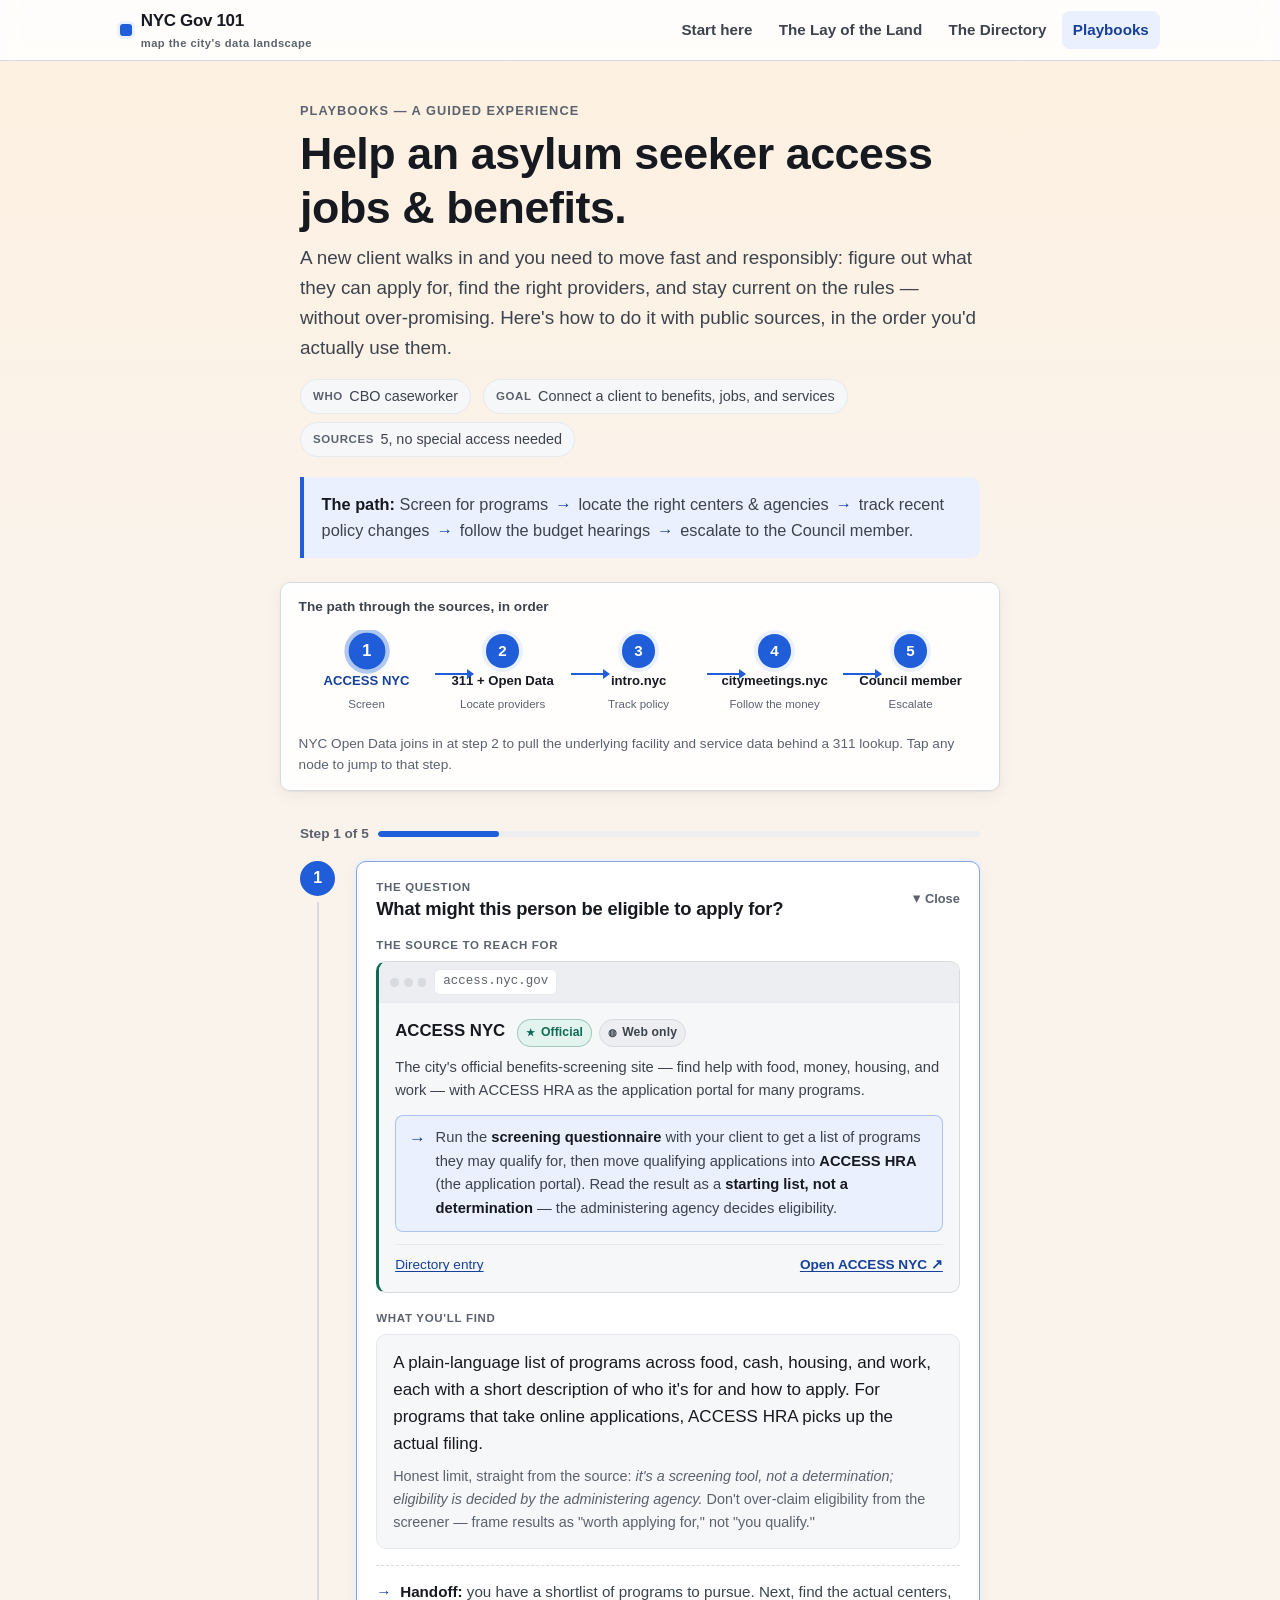
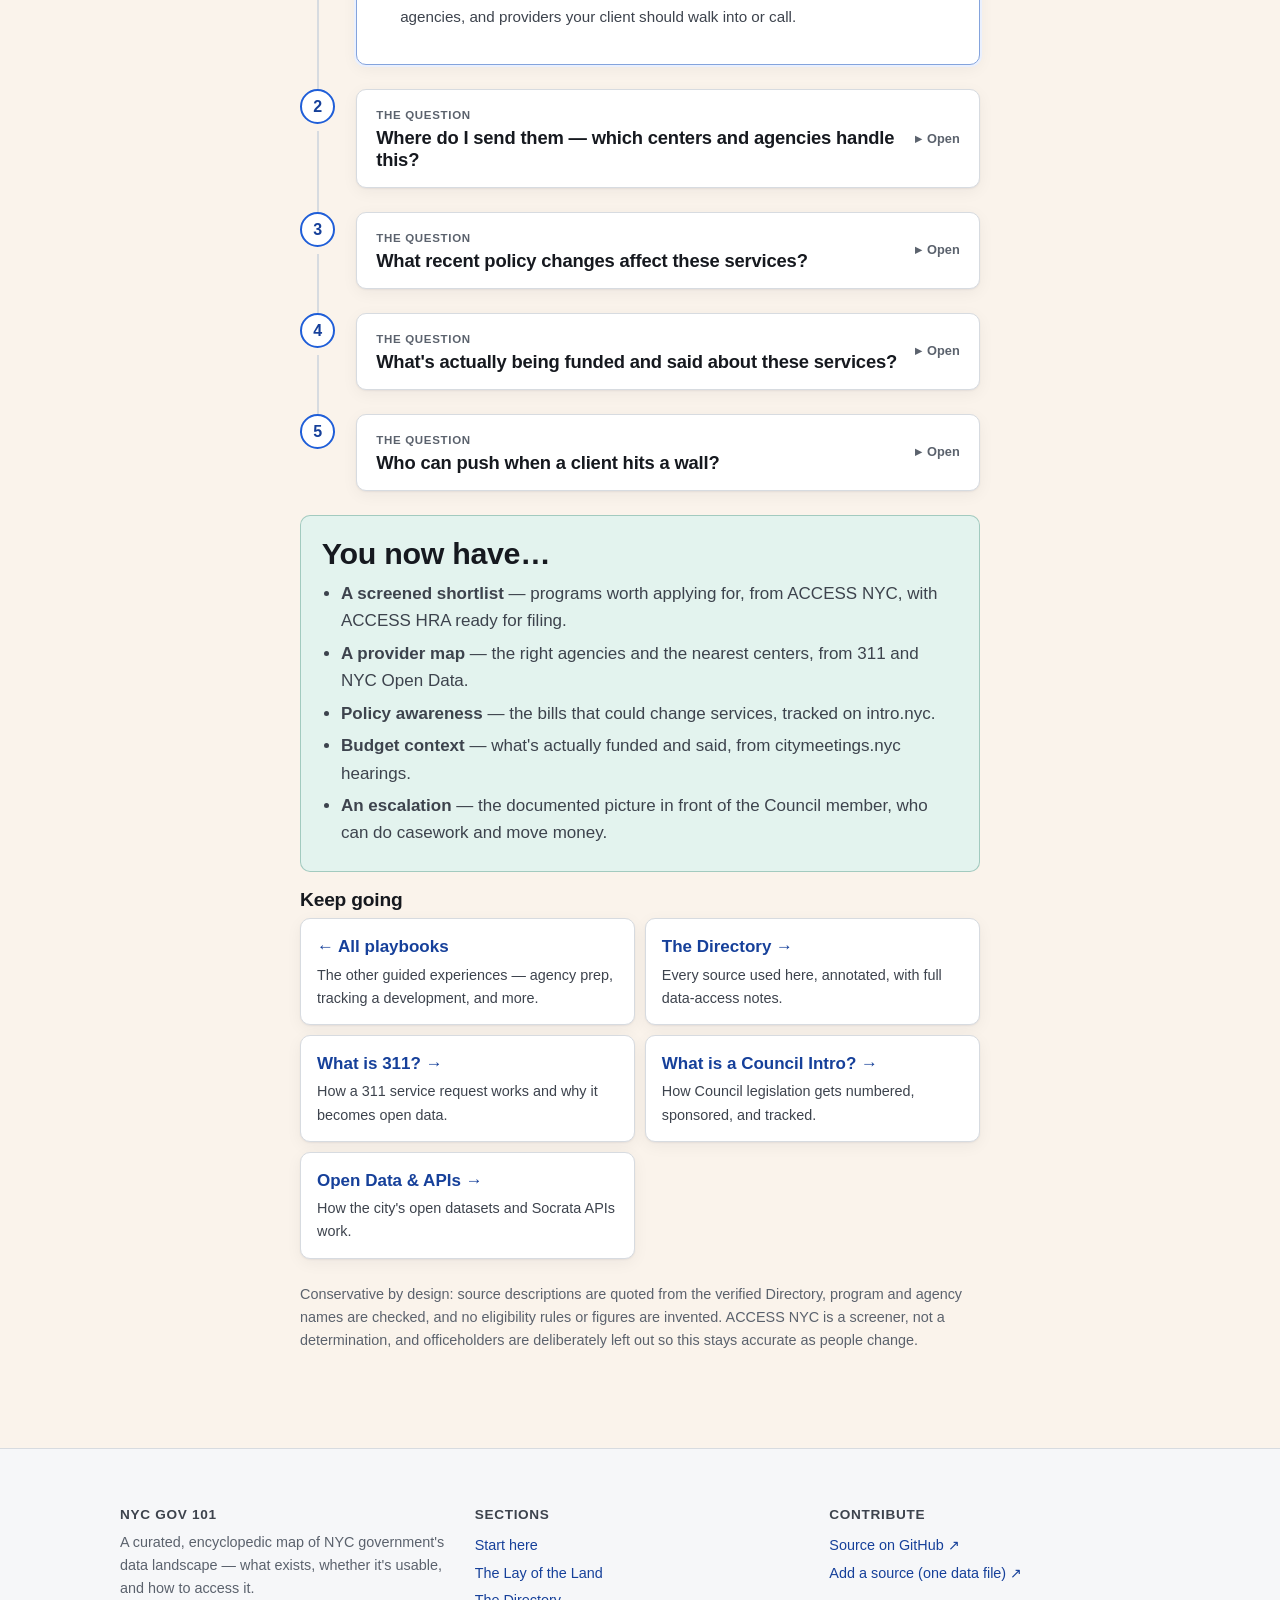
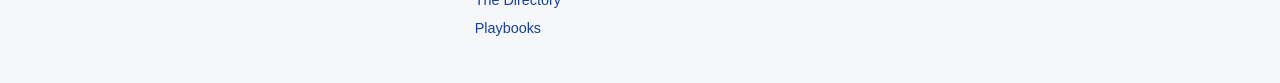
<file: playbooks/asylum-seeker.html>
<!DOCTYPE html>
<html lang="en">
<head>
  <meta charset="utf-8">
  <meta name="viewport" content="width=device-width, initial-scale=1">
  <title>Help an asylum seeker access jobs &amp; benefits — Playbook — NYC Gov 101</title>
  <meta name="description" content="A guided experience for CBO caseworkers: screen someone for programs with ACCESS NYC, locate the right centers and agencies via 311 and Open Data, track recent policy with intro.nyc and citymeetings.nyc, and escalate to the Council member.">
  <link rel="stylesheet" href="../css/style.css">
  <link rel="stylesheet" href="../playbooks/playbook.css">
</head>
<body class="pb-asylum">
  <a class="skip-link" href="#main">Skip to content</a>
  <header class="site-header">
    <div class="wrap nav">
      <a class="brand" href="../index.html">
        <span class="dot" aria-hidden="true"></span>
        <span>NYC Gov 101<small>map the city's data landscape</small></span>
      </a>
      <nav class="nav-links" aria-label="Primary">
        <a href="../index.html">Start here</a>
        <a href="../glossary.html">The Lay of the Land</a>
        <a href="../directory.html">The Directory</a>
        <a href="../playbooks.html" aria-current="page">Playbooks</a>
      </nav>
    </div>
  </header>

  <main id="main">
    <!-- ===================== Intro ===================== -->
    <div class="wrap read pb-intro">
      <p class="eyebrow"><a href="../playbooks.html" style="color:inherit;text-decoration:none">Playbooks</a> — a guided experience</p>
      <h1>Help an asylum seeker access jobs &amp; benefits.</h1>
      <p class="lede">A new client walks in and you need to move fast and responsibly: figure out what they can apply for, find the right providers, and stay current on the rules — without over-promising. Here's how to do it with public sources, in the order you'd actually use them.</p>

      <ul class="pb-meta" aria-label="About this playbook">
        <li><span class="k">Who</span> CBO caseworker</li>
        <li><span class="k">Goal</span> Connect a client to benefits, jobs, and services</li>
        <li><span class="k">Sources</span> 5, no special access needed</li>
      </ul>

      <p class="pb-workflow">
        <b>The path:</b>
        Screen for programs <span class="arrow">→</span>
        locate the right centers &amp; agencies <span class="arrow">→</span>
        track recent policy changes <span class="arrow">→</span>
        follow the budget hearings <span class="arrow">→</span>
        escalate to the Council member.
      </p>
    </div>

    <!-- ===================== Source map ===================== -->
    <div class="wrap read sourcemap">
      <figure style="margin:0">
        <figcaption style="margin:0 0 .75rem;font-weight:700;color:var(--ink-soft)">The path through the sources, in order</figcaption>
        <div class="sourcemap-scroll">
          <ol aria-label="Five sources in the order you use them: 1 ACCESS NYC, 2 311 with NYC Open Data, 3 intro.nyc, 4 citymeetings.nyc, 5 your Council member">
            <li>
              <a class="map-node" href="#step-1">
                <span class="num" aria-hidden="true">1</span>
                <span class="label">ACCESS NYC</span>
                <span class="stage">Screen</span>
              </a>
            </li>
            <li><span class="link" aria-hidden="true"></span></li>
            <li>
              <a class="map-node" href="#step-2">
                <span class="num" aria-hidden="true">2</span>
                <span class="label">311 + Open Data</span>
                <span class="stage">Locate providers</span>
              </a>
            </li>
            <li><span class="link" aria-hidden="true"></span></li>
            <li>
              <a class="map-node" href="#step-3">
                <span class="num" aria-hidden="true">3</span>
                <span class="label">intro.nyc</span>
                <span class="stage">Track policy</span>
              </a>
            </li>
            <li><span class="link" aria-hidden="true"></span></li>
            <li>
              <a class="map-node" href="#step-4">
                <span class="num" aria-hidden="true">4</span>
                <span class="label">citymeetings.nyc</span>
                <span class="stage">Follow the money</span>
              </a>
            </li>
            <li><span class="link" aria-hidden="true"></span></li>
            <li>
              <a class="map-node" href="#step-5">
                <span class="num" aria-hidden="true">5</span>
                <span class="label">Council member</span>
                <span class="stage">Escalate</span>
              </a>
            </li>
          </ol>
        </div>
        <figcaption>NYC Open Data joins in at step&nbsp;2 to pull the underlying facility and service data behind a 311 lookup. Tap any node to jump to that step.</figcaption>
      </figure>
    </div>

    <!-- ===================== The trail ===================== -->
    <div class="wrap read" data-playbook>
      <div class="pb-progress" aria-hidden="true">
        <span id="pb-progress-label">Step 1 of 5</span>
        <span class="bar"><span id="pb-progress-fill"></span></span>
      </div>

      <ol class="trail">

        <!-- ---------- STEP 1 ---------- -->
        <li id="step-1">
          <span class="step-num" aria-hidden="true"></span>
          <details class="step" open>
            <summary>
              <span>
                <span class="q-label">The question</span>
                <h2>What might this person be eligible to apply for?</h2>
              </span>
              <span class="disclose" aria-hidden="true"><span class="chev">▸</span><span class="more">Open</span><span class="less">Close</span></span>
            </summary>
            <div class="step-body">

              <div class="step-section">
                <p class="sec-k">The source to reach for</p>
                <div class="preview is-official">
                  <div class="preview-bar">
                    <span class="dots" aria-hidden="true"><span></span><span></span><span></span></span>
                    <span class="addr">access.nyc.gov</span>
                  </div>
                  <div class="preview-body">
                    <div class="preview-head">
                      <p class="name"><a href="../directory.html#src-access-nyc">ACCESS NYC</a></p>
                      <span class="badges">
                        <span class="badge run-official"><span class="ic" aria-hidden="true">★</span>Official</span>
                        <span class="badge data-web"><span class="ic" aria-hidden="true">◍</span>Web only</span>
                      </span>
                    </div>
                    <p class="desc">The city's official benefits-screening site — find help with food, money, housing, and work — with ACCESS HRA as the application portal for many programs.</p>
                    <div class="callout">
                      <span class="pointer" aria-hidden="true">→</span>
                      <span class="ctxt">Run the <b>screening questionnaire</b> with your client to get a list of programs they may qualify for, then move qualifying applications into <b>ACCESS HRA</b> (the application portal). Read the result as a <b>starting list, not a determination</b> — the administering agency decides eligibility.</span>
                    </div>
                    <div class="preview-foot">
                      <a href="../directory.html#src-access-nyc">Directory entry</a>
                      <a class="visit" href="https://access.nyc.gov" target="_blank" rel="noopener">Open ACCESS NYC ↗</a>
                    </div>
                  </div>
                </div>
              </div>

              <div class="step-section">
                <p class="sec-k">What you'll find</p>
                <div class="find">
                  <p style="margin:0">A plain-language list of programs across food, cash, housing, and work, each with a short description of who it's for and how to apply. For programs that take online applications, ACCESS HRA picks up the actual filing.</p>
                  <p class="small muted" style="margin:.5rem 0 0">Honest limit, straight from the source: <em>it's a screening tool, not a determination; eligibility is decided by the administering agency.</em> Don't over-claim eligibility from the screener — frame results as "worth applying for," not "you qualify."</p>
                </div>
              </div>

              <p class="handoff">
                <span class="arrow" aria-hidden="true">→</span>
                <span><b>Handoff:</b> you have a shortlist of programs to pursue. Next, find the actual centers, agencies, and providers your client should walk into or call.</span>
              </p>
            </div>
          </details>
        </li>

        <!-- ---------- STEP 2 ---------- -->
        <li id="step-2">
          <span class="step-num" aria-hidden="true"></span>
          <details class="step">
            <summary>
              <span>
                <span class="q-label">The question</span>
                <h2>Where do I send them — which centers and agencies handle this?</h2>
              </span>
              <span class="disclose" aria-hidden="true"><span class="chev">▸</span><span class="more">Open</span><span class="less">Close</span></span>
            </summary>
            <div class="step-body">

              <div class="step-section">
                <p class="sec-k">The source to reach for</p>
                <div class="preview is-official">
                  <div class="preview-bar">
                    <span class="dots" aria-hidden="true"><span></span><span></span><span></span></span>
                    <span class="addr">nyc.gov/311</span>
                  </div>
                  <div class="preview-body">
                    <div class="preview-head">
                      <p class="name"><a href="../directory.html#src-nyc-311">311</a></p>
                      <span class="badges">
                        <span class="badge run-official"><span class="ic" aria-hidden="true">★</span>Official</span>
                        <span class="badge data-api"><span class="ic" aria-hidden="true">{ }</span>API</span>
                      </span>
                    </div>
                    <p class="desc">Report problems (litter, potholes, noise), request services, and look up agencies. Every request becomes a 311 Service Request in Open Data.</p>
                    <div class="callout">
                      <span class="pointer" aria-hidden="true">→</span>
                      <span class="ctxt">Use 311's <b>agency &amp; service lookup</b> to find the right front door for each need — <b>HRA / DSS</b> for benefits, <b>SBS Workforce1 and DYCD</b> for jobs and youth services, the <b>Mayor's Office of Immigrant Affairs (MOIA)</b> for immigrant-specific help, and <b>legal-services</b> referrals. Note the office, hours, and what to bring.</span>
                    </div>
                    <div class="preview-foot">
                      <a href="../directory.html#src-nyc-311">Directory entry</a>
                      <a class="visit" href="https://www.nyc.gov/311/" target="_blank" rel="noopener">Open 311 ↗</a>
                    </div>
                  </div>
                </div>
              </div>

              <div class="step-section">
                <p class="sec-k">Then pull the underlying data</p>
                <div class="preview is-official">
                  <div class="preview-bar">
                    <span class="dots" aria-hidden="true"><span></span><span></span><span></span></span>
                    <span class="addr">data.cityofnewyork.us</span>
                  </div>
                  <div class="preview-body">
                    <div class="preview-head">
                      <p class="name"><a href="../directory.html#src-open-data">NYC Open Data</a></p>
                      <span class="badges">
                        <span class="badge run-official"><span class="ic" aria-hidden="true">★</span>Official</span>
                        <span class="badge data-api"><span class="ic" aria-hidden="true">{ }</span>API</span>
                      </span>
                    </div>
                    <p class="desc">The central catalog of thousands of datasets with Socrata APIs, maps, and visualizations — the backbone for civic hackers.</p>
                    <div class="callout">
                      <span class="pointer" aria-hidden="true">→</span>
                      <span class="ctxt">Search the catalog for <b>facility and service-location datasets</b> (job centers, HRA/DSS sites, community-based provider directories) so you can <b>map the nearest options</b> to your client's address instead of working from a single phone call.</span>
                    </div>
                    <div class="preview-foot">
                      <a href="../directory.html#src-open-data">Directory entry</a>
                      <a class="visit" href="https://data.cityofnewyork.us" target="_blank" rel="noopener">Open NYC Open Data ↗</a>
                    </div>
                  </div>
                </div>
              </div>

              <div class="step-section">
                <p class="sec-k">What the data looks like</p>
                <div class="find">
                  <p style="margin:0 0 .25rem">Facility and service-location datasets are typically one row per site. You're working with column shapes like these (no need to invent values):</p>
                  <div class="table-shape" aria-hidden="true">
                    <span class="col">Facility Name</span>
                    <span class="col">Agency</span>
                    <span class="col">Service Type</span>
                    <span class="col">Address</span>
                    <span class="col">Borough</span>
                    <span class="col">Community District</span>
                    <span class="col">Latitude / Longitude</span>
                  </div>
                  <ul>
                    <li>From 311: the agency that owns each need and how to reach it, in plain language.</li>
                    <li>From Open Data: the geocoded locations so you can pick the closest, in-network option for your client.</li>
                  </ul>
                  <p class="small muted" style="margin:.5rem 0 0">Stay conservative: dataset freshness and documentation vary by owning agency, so confirm an office is open and serving before you send someone across the city.</p>
                </div>
              </div>

              <p class="handoff">
                <span class="arrow" aria-hidden="true">→</span>
                <span><b>Handoff:</b> you know who handles what and where. But rules and programs shift — before you commit a plan, check what's changed recently in the law.</span>
              </p>
            </div>
          </details>
        </li>

        <!-- ---------- STEP 3 ---------- -->
        <li id="step-3">
          <span class="step-num" aria-hidden="true"></span>
          <details class="step">
            <summary>
              <span>
                <span class="q-label">The question</span>
                <h2>What recent policy changes affect these services?</h2>
              </span>
              <span class="disclose" aria-hidden="true"><span class="chev">▸</span><span class="more">Open</span><span class="less">Close</span></span>
            </summary>
            <div class="step-body">

              <div class="step-section">
                <p class="sec-k">The source to reach for</p>
                <div class="preview is-independent">
                  <div class="preview-bar">
                    <span class="dots" aria-hidden="true"><span></span><span></span><span></span></span>
                    <span class="addr">intro.nyc</span>
                  </div>
                  <div class="preview-body">
                    <div class="preview-head">
                      <p class="name"><a href="../directory.html#src-intro-nyc">intro.nyc</a></p>
                      <span class="badges">
                        <span class="badge run-independent"><span class="ic" aria-hidden="true">◇</span>Independent</span>
                        <span class="badge data-api"><span class="ic" aria-hidden="true">{ }</span>API</span>
                      </span>
                    </div>
                    <p class="desc">A fast, readable front-end for Council legislation built on the Council's public Legislative API, with clean shareable URLs (e.g. intro.nyc/0139-2026), status, sponsors, and reports.</p>
                    <div class="callout">
                      <span class="pointer" aria-hidden="true">→</span>
                      <span class="ctxt">Search for <b>legislation touching immigrant services, benefits access, and workforce programs</b> to see what's been introduced, its status, and its sponsors. Save the clean <b>intro.nyc/&lt;file-number&gt;</b> links so you can share them with your team.</span>
                    </div>
                    <div class="preview-foot">
                      <a href="../directory.html#src-intro-nyc">Directory entry</a>
                      <a class="visit" href="https://intro.nyc" target="_blank" rel="noopener">Open intro.nyc ↗</a>
                    </div>
                  </div>
                </div>
              </div>

              <div class="step-section">
                <p class="sec-k">What you'll find</p>
                <div class="find">
                  <ul>
                    <li>A readable view of each bill — what it does, where it is in the process, and who's behind it.</li>
                    <li>Shareable URLs you can paste into a case note or send to a colleague tracking the same issue.</li>
                    <li>An early read on whether a service your client relies on is about to expand, narrow, or get reorganized.</li>
                  </ul>
                  <p class="small muted" style="margin:.5rem 0 0">It's a reading layer over the official data — confirm anything decisive against Legistar before you act on it.</p>
                </div>
              </div>

              <p class="handoff">
                <span class="arrow" aria-hidden="true">→</span>
                <span><b>Handoff:</b> you know which bills matter. Now hear what's actually being said — and funded — in the hearings that decide whether services exist.</span>
              </p>
            </div>
          </details>
        </li>

        <!-- ---------- STEP 4 ---------- -->
        <li id="step-4">
          <span class="step-num" aria-hidden="true"></span>
          <details class="step">
            <summary>
              <span>
                <span class="q-label">The question</span>
                <h2>What's actually being funded and said about these services?</h2>
              </span>
              <span class="disclose" aria-hidden="true"><span class="chev">▸</span><span class="more">Open</span><span class="less">Close</span></span>
            </summary>
            <div class="step-body">

              <div class="step-section">
                <p class="sec-k">The source to reach for</p>
                <div class="preview is-independent">
                  <div class="preview-bar">
                    <span class="dots" aria-hidden="true"><span></span><span></span><span></span></span>
                    <span class="addr">citymeetings.nyc</span>
                  </div>
                  <div class="preview-body">
                    <div class="preview-head">
                      <p class="name"><a href="../directory.html#src-citymeetings">citymeetings.nyc</a></p>
                      <span class="badges">
                        <span class="badge run-independent"><span class="ic" aria-hidden="true">◇</span>Independent</span>
                        <span class="badge data-web"><span class="ic" aria-hidden="true">◍</span>Web only</span>
                      </span>
                    </div>
                    <p class="desc">Same-day, AI-with-human-oversight transcription of Council and Charter Revision Commission meetings, broken into skimmable, citable chapters linked to the video and transcript. Free, with a newsletter.</p>
                    <div class="callout">
                      <span class="pointer" aria-hidden="true">→</span>
                      <span class="ctxt">Search <b>budget and oversight hearings</b> for asylum-seeker and immigrant services to find the <b>chapters where funding is discussed</b>. Use the citable chapter links to quote exactly what an agency or member said about what's funded.</span>
                    </div>
                    <div class="preview-foot">
                      <a href="../directory.html#src-citymeetings">Directory entry</a>
                      <a class="visit" href="https://citymeetings.nyc" target="_blank" rel="noopener">Open citymeetings.nyc ↗</a>
                    </div>
                  </div>
                </div>
              </div>

              <div class="step-section">
                <p class="sec-k">What you'll find</p>
                <div class="find">
                  <ul>
                    <li>Skimmable chapters of long hearings, each linked to the exact moment in the video and transcript.</li>
                    <li>Testimony from agencies and advocates about what's funded, threatened, or being expanded.</li>
                    <li>Citable references you can drop into a memo or bring to the Council office in the next step.</li>
                  </ul>
                  <p class="small muted" style="margin:.5rem 0 0">Worth knowing: occasional AI transcription errors, and it covers the Council and the Charter Revision Commission only. Confirm a decisive quote against the video.</p>
                </div>
              </div>

              <p class="handoff">
                <span class="arrow" aria-hidden="true">→</span>
                <span><b>Handoff:</b> you have a documented picture — eligible programs, the right providers, the relevant bills, and the budget context. Take it to someone with a vote and a budget line.</span>
              </p>
            </div>
          </details>
        </li>

        <!-- ---------- STEP 5 ---------- -->
        <li id="step-5">
          <span class="step-num" aria-hidden="true"></span>
          <details class="step">
            <summary>
              <span>
                <span class="q-label">The question</span>
                <h2>Who can push when a client hits a wall?</h2>
              </span>
              <span class="disclose" aria-hidden="true"><span class="chev">▸</span><span class="more">Open</span><span class="less">Close</span></span>
            </summary>
            <div class="step-body">

              <div class="step-section">
                <p class="sec-k">Where to take it</p>
                <div class="find">
                  <p style="margin:0">When an application stalls or a service gap blocks a client, bring the documented picture — the screened programs, the provider map, the relevant bills, and the budget testimony — to the client's <b>City Council member's office</b>. A Council office can do constituent casework with the agency, raise the issue in oversight, and steer discretionary or budget funding toward the services your clients depend on.</p>
                  <p class="small muted" style="margin:.6rem 0 0">We don't name the officeholder here on purpose — who represents a district changes, so look up the client's current Council member rather than relying on a name baked into a page. Use the same evidence packet; you've already done the hard part.</p>
                </div>
              </div>

              <div class="step-section">
                <p class="sec-k">What makes the ask land</p>
                <div class="find">
                  <ul>
                    <li>A concrete client situation, with the specific programs and offices already identified.</li>
                    <li>The policy context: the bills (via intro.nyc) and the budget testimony (via citymeetings.nyc) that bear on the issue.</li>
                    <li>A clear, narrow ask — a casework escalation, a referral, or a funding line — not a general complaint.</li>
                  </ul>
                </div>
              </div>

              <p class="handoff">
                <span class="arrow" aria-hidden="true">→</span>
                <span><b>That's the trail.</b> You moved from a first intake to a screened, mapped, policy-aware plan — and an escalation path for when the system stalls.</span>
              </p>
            </div>
          </details>
        </li>

      </ol>
    </div>

    <!-- ===================== Outcome + cross-links ===================== -->
    <div class="wrap read" style="padding-bottom:1rem">
      <div class="outcome">
        <h2>You now have…</h2>
        <ul>
          <li><b>A screened shortlist</b> — programs worth applying for, from ACCESS NYC, with ACCESS HRA ready for filing.</li>
          <li><b>A provider map</b> — the right agencies and the nearest centers, from 311 and NYC Open Data.</li>
          <li><b>Policy awareness</b> — the bills that could change services, tracked on intro.nyc.</li>
          <li><b>Budget context</b> — what's actually funded and said, from citymeetings.nyc hearings.</li>
          <li><b>An escalation</b> — the documented picture in front of the Council member, who can do casework and move money.</li>
        </ul>
      </div>
    </div>

    <div class="wrap read" style="padding-bottom:3rem">
      <h3>Keep going</h3>
      <div class="rail" style="grid-template-columns:repeat(auto-fill,minmax(240px,1fr))">
        <a href="../playbooks.html"><b>← All playbooks</b><span>The other guided experiences — agency prep, tracking a development, and more.</span></a>
        <a href="../directory.html"><b>The Directory →</b><span>Every source used here, annotated, with full data-access notes.</span></a>
        <a href="../glossary.html#g-311"><b>What is 311? →</b><span>How a 311 service request works and why it becomes open data.</span></a>
        <a href="../glossary.html#g-council-intros"><b>What is a Council Intro? →</b><span>How Council legislation gets numbered, sponsored, and tracked.</span></a>
        <a href="../glossary.html#g-open-data"><b>Open Data &amp; APIs →</b><span>How the city's open datasets and Socrata APIs work.</span></a>
      </div>
      <p class="muted small" style="margin-top:1.5rem">Conservative by design: source descriptions are quoted from the verified Directory, program and agency names are checked, and no eligibility rules or figures are invented. ACCESS NYC is a screener, not a determination, and officeholders are deliberately left out so this stays accurate as people change.</p>
    </div>
  </main>

  <footer class="site-footer">
    <div class="wrap foot-grid">
      <div>
        <h4>NYC Gov 101</h4>
        <p>A curated, encyclopedic map of NYC government's data landscape — what exists, whether it's usable, and how to access it.</p>
      </div>
      <div>
        <h4>Sections</h4>
        <a href="../index.html">Start here</a>
        <a href="../glossary.html">The Lay of the Land</a>
        <a href="../directory.html">The Directory</a>
        <a href="../playbooks.html">Playbooks</a>
      </div>
      <div>
        <h4>Contribute</h4>
        <a href="https://github.com/SourabhChakraborty/government-101" target="_blank" rel="noopener">Source on GitHub ↗</a>
        <a href="https://github.com/SourabhChakraborty/government-101/blob/main/README.md" target="_blank" rel="noopener">Add a source (one data file) ↗</a>
      </div>
    </div>
  </footer>

  <script src="../playbooks/playbook.js"></script>
</body>
</html>
</file>
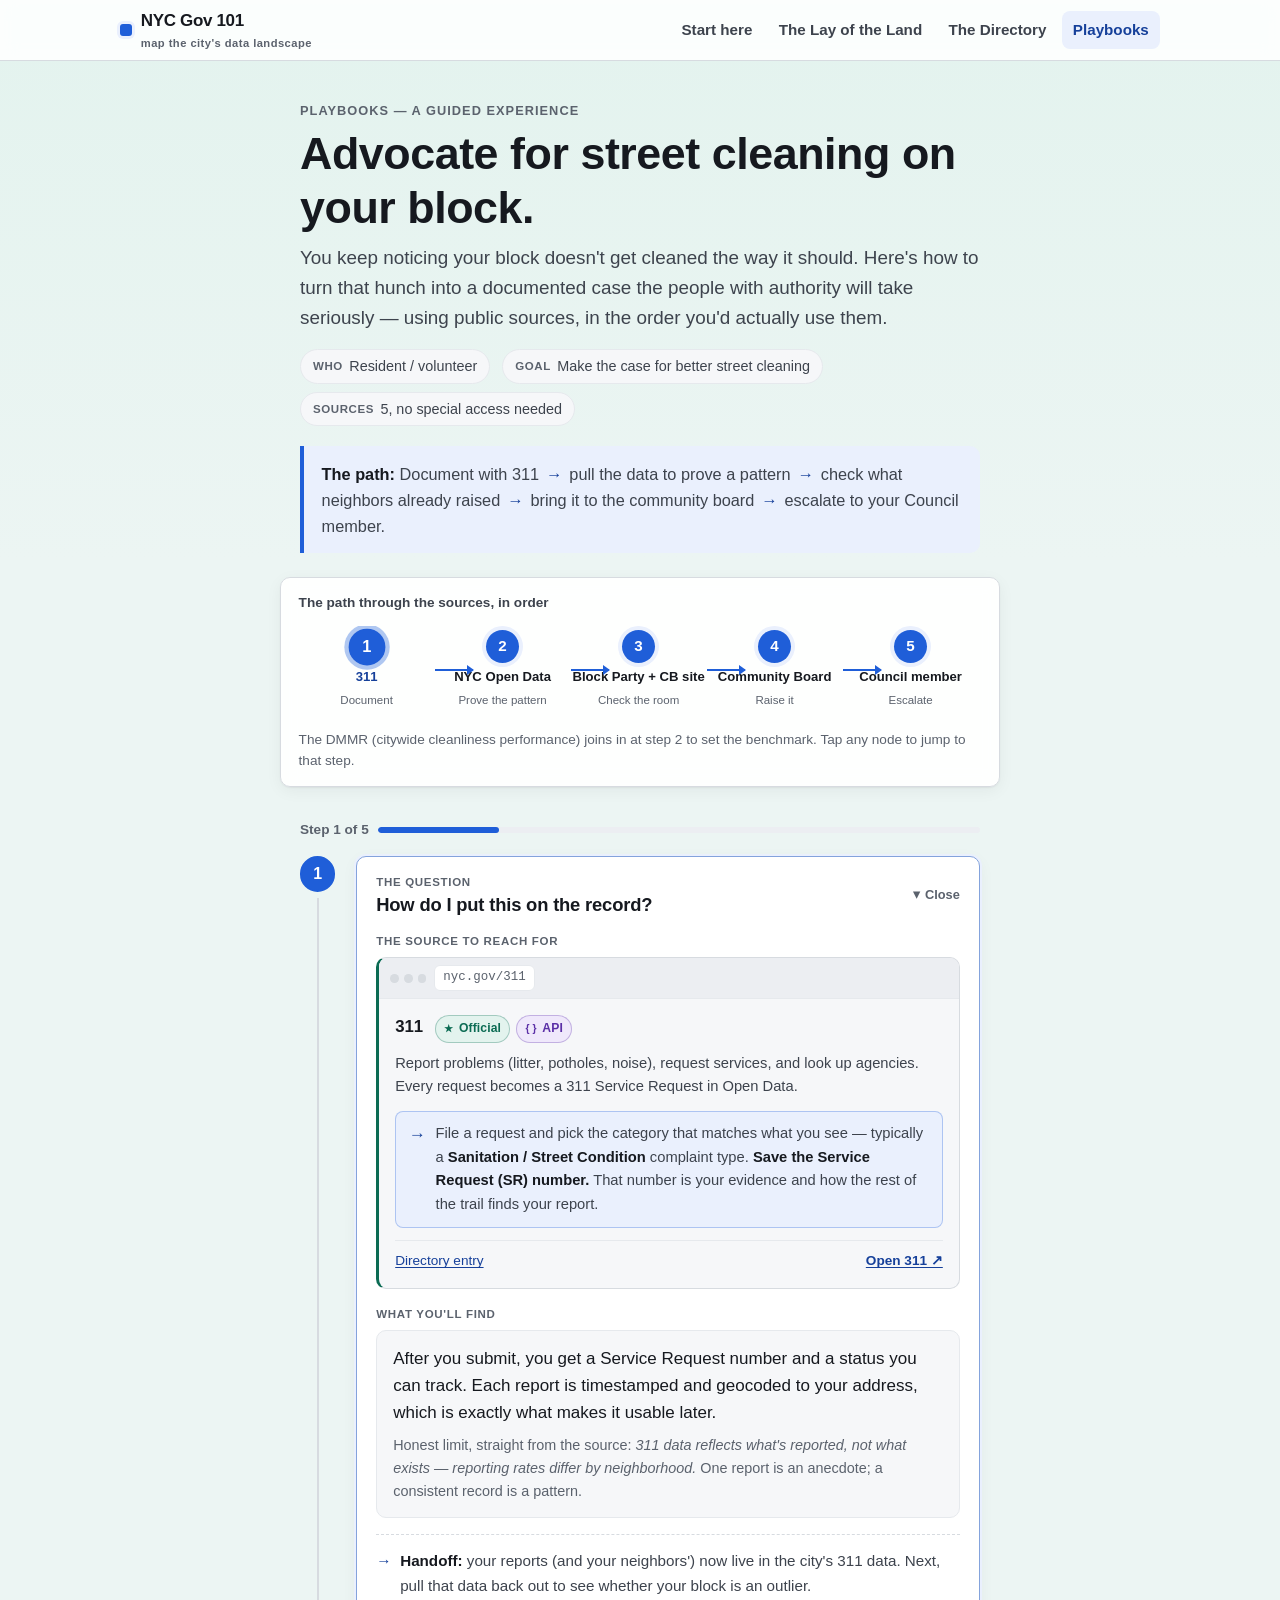
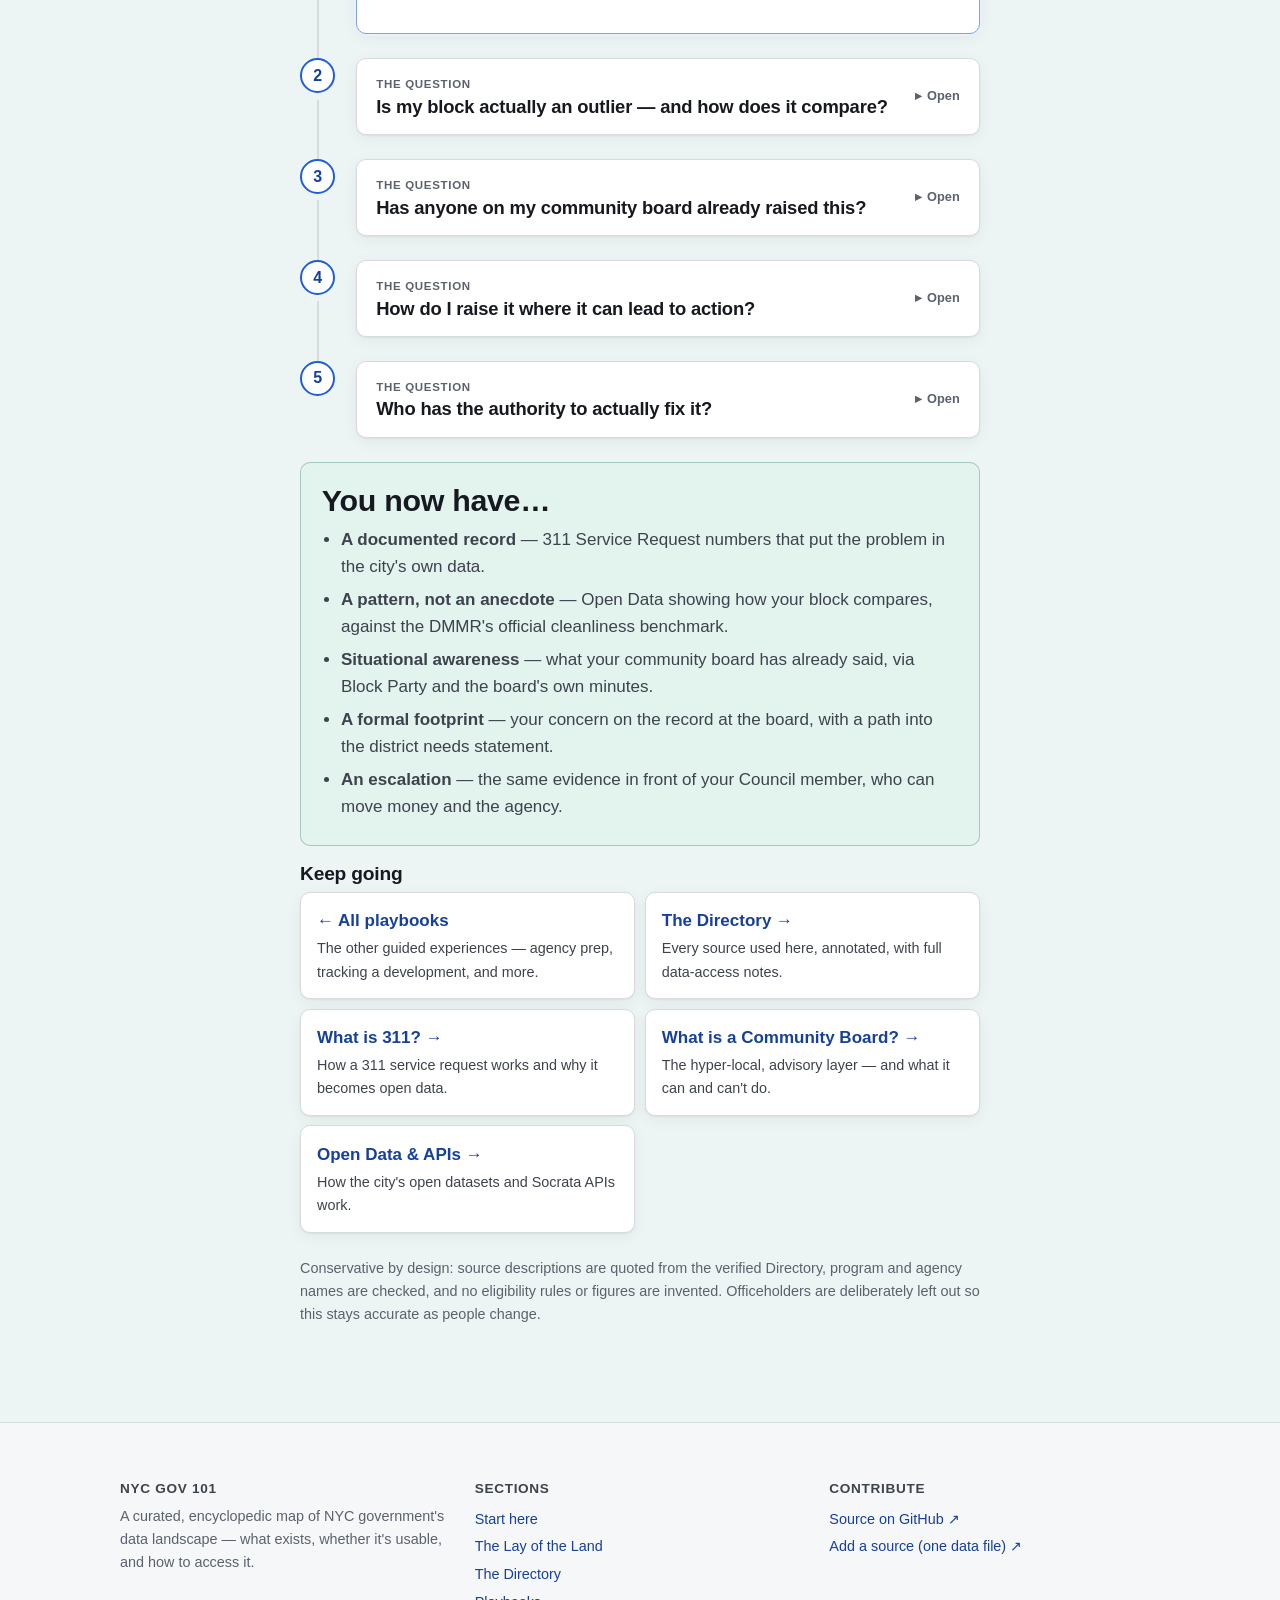
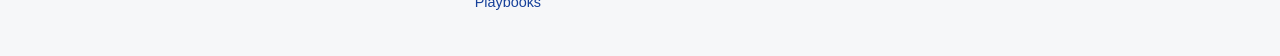
<file: playbooks/street-cleaning.html>
<!DOCTYPE html>
<html lang="en">
<head>
  <meta charset="utf-8">
  <meta name="viewport" content="width=device-width, initial-scale=1">
  <title>Advocate for street cleaning on your block — Playbook — NYC Gov 101</title>
  <meta name="description" content="A guided experience for residents and volunteers: document a street-cleaning problem with 311, prove a pattern with NYC Open Data and the DMMR, raise it at your community board, and escalate to your Council member.">
  <link rel="stylesheet" href="../css/style.css">
  <link rel="stylesheet" href="../playbooks/playbook.css">
</head>
<body class="pb-street">
  <a class="skip-link" href="#main">Skip to content</a>
  <header class="site-header">
    <div class="wrap nav">
      <a class="brand" href="../index.html">
        <span class="dot" aria-hidden="true"></span>
        <span>NYC Gov 101<small>map the city's data landscape</small></span>
      </a>
      <nav class="nav-links" aria-label="Primary">
        <a href="../index.html">Start here</a>
        <a href="../glossary.html">The Lay of the Land</a>
        <a href="../directory.html">The Directory</a>
        <a href="../playbooks.html" aria-current="page">Playbooks</a>
      </nav>
    </div>
  </header>

  <main id="main">
    <!-- ===================== Intro ===================== -->
    <div class="wrap read pb-intro">
      <p class="eyebrow"><a href="../playbooks.html" style="color:inherit;text-decoration:none">Playbooks</a> — a guided experience</p>
      <h1>Advocate for street cleaning on your block.</h1>
      <p class="lede">You keep noticing your block doesn't get cleaned the way it should. Here's how to turn that hunch into a documented case the people with authority will take seriously — using public sources, in the order you'd actually use them.</p>

      <ul class="pb-meta" aria-label="About this playbook">
        <li><span class="k">Who</span> Resident / volunteer</li>
        <li><span class="k">Goal</span> Make the case for better street cleaning</li>
        <li><span class="k">Sources</span> 5, no special access needed</li>
      </ul>

      <p class="pb-workflow">
        <b>The path:</b>
        Document with 311 <span class="arrow">→</span>
        pull the data to prove a pattern <span class="arrow">→</span>
        check what neighbors already raised <span class="arrow">→</span>
        bring it to the community board <span class="arrow">→</span>
        escalate to your Council member.
      </p>
    </div>

    <!-- ===================== Source map ===================== -->
    <div class="wrap read sourcemap">
      <figure style="margin:0">
        <figcaption style="margin:0 0 .75rem;font-weight:700;color:var(--ink-soft)">The path through the sources, in order</figcaption>
        <div class="sourcemap-scroll">
          <ol aria-label="Five sources in the order you use them: 1 311, 2 NYC Open Data, 3 Block Party, 4 your Community Board website, 5 your Council member">
            <li>
              <a class="map-node" href="#step-1">
                <span class="num" aria-hidden="true">1</span>
                <span class="label">311</span>
                <span class="stage">Document</span>
              </a>
            </li>
            <li><span class="link" aria-hidden="true"></span></li>
            <li>
              <a class="map-node" href="#step-2">
                <span class="num" aria-hidden="true">2</span>
                <span class="label">NYC Open Data</span>
                <span class="stage">Prove the pattern</span>
              </a>
            </li>
            <li><span class="link" aria-hidden="true"></span></li>
            <li>
              <a class="map-node" href="#step-3">
                <span class="num" aria-hidden="true">3</span>
                <span class="label">Block Party + CB site</span>
                <span class="stage">Check the room</span>
              </a>
            </li>
            <li><span class="link" aria-hidden="true"></span></li>
            <li>
              <a class="map-node" href="#step-4">
                <span class="num" aria-hidden="true">4</span>
                <span class="label">Community Board</span>
                <span class="stage">Raise it</span>
              </a>
            </li>
            <li><span class="link" aria-hidden="true"></span></li>
            <li>
              <a class="map-node" href="#step-5">
                <span class="num" aria-hidden="true">5</span>
                <span class="label">Council member</span>
                <span class="stage">Escalate</span>
              </a>
            </li>
          </ol>
        </div>
        <figcaption>The DMMR (citywide cleanliness performance) joins in at step&nbsp;2 to set the benchmark. Tap any node to jump to that step.</figcaption>
      </figure>
    </div>

    <!-- ===================== The trail ===================== -->
    <div class="wrap read" data-playbook>
      <div class="pb-progress" aria-hidden="true">
        <span id="pb-progress-label">Step 1 of 5</span>
        <span class="bar"><span id="pb-progress-fill"></span></span>
      </div>

      <ol class="trail">

        <!-- ---------- STEP 1 ---------- -->
        <li id="step-1">
          <span class="step-num" aria-hidden="true"></span>
          <details class="step" open>
            <summary>
              <span>
                <span class="q-label">The question</span>
                <h2>How do I put this on the record?</h2>
              </span>
              <span class="disclose" aria-hidden="true"><span class="chev">▸</span><span class="more">Open</span><span class="less">Close</span></span>
            </summary>
            <div class="step-body">

              <div class="step-section">
                <p class="sec-k">The source to reach for</p>
                <div class="preview is-official">
                  <div class="preview-bar">
                    <span class="dots" aria-hidden="true"><span></span><span></span><span></span></span>
                    <span class="addr">nyc.gov/311</span>
                  </div>
                  <div class="preview-body">
                    <div class="preview-head">
                      <p class="name"><a href="../directory.html#src-nyc-311">311</a></p>
                      <span class="badges">
                        <span class="badge run-official"><span class="ic" aria-hidden="true">★</span>Official</span>
                        <span class="badge data-api"><span class="ic" aria-hidden="true">{ }</span>API</span>
                      </span>
                    </div>
                    <p class="desc">Report problems (litter, potholes, noise), request services, and look up agencies. Every request becomes a 311 Service Request in Open Data.</p>
                    <div class="callout">
                      <span class="pointer" aria-hidden="true">→</span>
                      <span class="ctxt">File a request and pick the category that matches what you see — typically a <b>Sanitation / Street Condition</b> complaint type. <b>Save the Service Request (SR) number.</b> That number is your evidence and how the rest of the trail finds your report.</span>
                    </div>
                    <div class="preview-foot">
                      <a href="../directory.html#src-nyc-311">Directory entry</a>
                      <a class="visit" href="https://www.nyc.gov/311/" target="_blank" rel="noopener">Open 311 ↗</a>
                    </div>
                  </div>
                </div>
              </div>

              <div class="step-section">
                <p class="sec-k">What you'll find</p>
                <div class="find">
                  <p style="margin:0">After you submit, you get a Service Request number and a status you can track. Each report is timestamped and geocoded to your address, which is exactly what makes it usable later.</p>
                  <p class="small muted" style="margin:.5rem 0 0">Honest limit, straight from the source: <em>311 data reflects what's reported, not what exists — reporting rates differ by neighborhood.</em> One report is an anecdote; a consistent record is a pattern.</p>
                </div>
              </div>

              <p class="handoff">
                <span class="arrow" aria-hidden="true">→</span>
                <span><b>Handoff:</b> your reports (and your neighbors') now live in the city's 311 data. Next, pull that data back out to see whether your block is an outlier.</span>
              </p>
            </div>
          </details>
        </li>

        <!-- ---------- STEP 2 ---------- -->
        <li id="step-2">
          <span class="step-num" aria-hidden="true"></span>
          <details class="step">
            <summary>
              <span>
                <span class="q-label">The question</span>
                <h2>Is my block actually an outlier — and how does it compare?</h2>
              </span>
              <span class="disclose" aria-hidden="true"><span class="chev">▸</span><span class="more">Open</span><span class="less">Close</span></span>
            </summary>
            <div class="step-body">

              <div class="step-section">
                <p class="sec-k">The source to reach for</p>
                <div class="preview is-official">
                  <div class="preview-bar">
                    <span class="dots" aria-hidden="true"><span></span><span></span><span></span></span>
                    <span class="addr">data.cityofnewyork.us</span>
                  </div>
                  <div class="preview-body">
                    <div class="preview-head">
                      <p class="name"><a href="../directory.html#src-open-data">NYC Open Data</a></p>
                      <span class="badges">
                        <span class="badge run-official"><span class="ic" aria-hidden="true">★</span>Official</span>
                        <span class="badge data-api"><span class="ic" aria-hidden="true">{ }</span>API</span>
                      </span>
                    </div>
                    <p class="desc">The central catalog of thousands of datasets with Socrata APIs, maps, and visualizations — the backbone for civic hackers.</p>
                    <div class="callout">
                      <span class="pointer" aria-hidden="true">→</span>
                      <span class="ctxt">Open the <b>311 Service Requests</b> dataset and <b>filter by Complaint Type</b> (Sanitation / Street Condition) and by your area. Group by date and location to see whether complaints cluster on your block versus the district around it.</span>
                    </div>
                    <div class="preview-foot">
                      <a href="../directory.html#src-open-data">Directory entry</a>
                      <a class="visit" href="https://data.cityofnewyork.us" target="_blank" rel="noopener">Open NYC Open Data ↗</a>
                    </div>
                  </div>
                </div>
              </div>

              <div class="step-section">
                <p class="sec-k">Then set the benchmark</p>
                <div class="preview is-official">
                  <div class="preview-bar">
                    <span class="dots" aria-hidden="true"><span></span><span></span><span></span></span>
                    <span class="addr">dmmr.nyc.gov</span>
                  </div>
                  <div class="preview-body">
                    <div class="preview-head">
                      <p class="name"><a href="../directory.html#src-dmmr">DMMR — Dynamic Mayor's Management Report</a></p>
                      <span class="badges">
                        <span class="badge run-official"><span class="ic" aria-hidden="true">★</span>Official</span>
                        <span class="badge data-bulk"><span class="ic" aria-hidden="true">⤓</span>Bulk download</span>
                      </span>
                    </div>
                    <p class="desc">The interactive version of the Charter-mandated Mayor's Management Report: 1,000+ performance indicators across ~45 agencies, with multi-year comparisons, all downloadable.</p>
                    <div class="callout">
                      <span class="pointer" aria-hidden="true">→</span>
                      <span class="ctxt">Look up the <b>sanitation / street-cleanliness</b> indicators to see the city's own performance target and how your district trends against it. This turns "my block is dirty" into "we're below the city's stated benchmark."</span>
                    </div>
                    <div class="preview-foot">
                      <a href="../directory.html#src-dmmr">Directory entry</a>
                      <a class="visit" href="https://dmmr.nyc.gov" target="_blank" rel="noopener">Open the DMMR ↗</a>
                    </div>
                  </div>
                </div>
              </div>

              <div class="step-section">
                <p class="sec-k">What the data looks like</p>
                <div class="find">
                  <p style="margin:0 0 .25rem">The 311 dataset is one row per service request. You're working with column shapes like these (no need to invent values):</p>
                  <div class="table-shape" aria-hidden="true">
                    <span class="col">Created Date</span>
                    <span class="col">Complaint Type</span>
                    <span class="col">Descriptor</span>
                    <span class="col">Incident Address</span>
                    <span class="col">Community Board</span>
                    <span class="col">Status</span>
                    <span class="col">Closed Date</span>
                  </div>
                  <ul>
                    <li>Counts of complaints over time, grouped by block or community district.</li>
                    <li>Resolution times — the gap between Created Date and Closed Date — as a fairness signal.</li>
                    <li>From the DMMR: a citywide / per-district cleanliness rating you can cite as the official benchmark.</li>
                  </ul>
                  <p class="small muted" style="margin:.5rem 0 0">Stay conservative: describe the shape and the trend, and read DMMR indicators as performance signals, not the whole story.</p>
                </div>
              </div>

              <p class="handoff">
                <span class="arrow" aria-hidden="true">→</span>
                <span><b>Handoff:</b> you now have a pattern and a benchmark. Before you bring it to a meeting, find out whether neighbors already raised this — so you arrive informed, not redundant.</span>
              </p>
            </div>
          </details>
        </li>

        <!-- ---------- STEP 3 ---------- -->
        <li id="step-3">
          <span class="step-num" aria-hidden="true"></span>
          <details class="step">
            <summary>
              <span>
                <span class="q-label">The question</span>
                <h2>Has anyone on my community board already raised this?</h2>
              </span>
              <span class="disclose" aria-hidden="true"><span class="chev">▸</span><span class="more">Open</span><span class="less">Close</span></span>
            </summary>
            <div class="step-body">

              <div class="step-section">
                <p class="sec-k">The source to reach for</p>
                <div class="preview is-independent">
                  <div class="preview-bar">
                    <span class="dots" aria-hidden="true"><span></span><span></span><span></span></span>
                    <span class="addr">blockparty.studio</span>
                  </div>
                  <div class="preview-body">
                    <div class="preview-head">
                      <p class="name"><a href="../directory.html#src-block-party">Block Party</a></p>
                      <span class="badges">
                        <span class="badge run-independent"><span class="ic" aria-hidden="true">◇</span>Independent</span>
                        <span class="badge data-bulk"><span class="ic" aria-hidden="true">⤓</span>Bulk download</span>
                      </span>
                    </div>
                    <p class="desc">A public archive of community-board meeting transcripts from YouTube captions (roughly 2015 onward), topic-tagged using a taxonomy from DCP Community District Profiles, with highlights, an address→district lookup, and a per-board weekly email.</p>
                    <div class="callout">
                      <span class="pointer" aria-hidden="true">→</span>
                      <span class="ctxt">Use the <b>address→district lookup</b> to confirm your board, then <b>search transcripts for "sanitation" or "street cleaning"</b> to see if and when it came up. Subscribe to the per-board weekly email so you don't miss the next mention.</span>
                    </div>
                    <div class="preview-foot">
                      <a href="../directory.html#src-block-party">Directory entry</a>
                      <a class="visit" href="https://blockparty.studio" target="_blank" rel="noopener">Open Block Party ↗</a>
                    </div>
                  </div>
                </div>
              </div>

              <div class="step-section">
                <p class="sec-k">Cross-check the official record</p>
                <div class="preview is-official">
                  <div class="preview-bar">
                    <span class="dots" aria-hidden="true"><span></span><span></span><span></span></span>
                    <span class="addr">nyc.gov/site/&lt;your-board&gt;</span>
                  </div>
                  <div class="preview-body">
                    <div class="preview-head">
                      <p class="name"><a href="../directory.html#src-community-board-sites">Community Board websites</a></p>
                      <span class="badges">
                        <span class="badge run-official"><span class="ic" aria-hidden="true">★</span>Official</span>
                        <span class="badge data-web"><span class="ic" aria-hidden="true">◍</span>Web only</span>
                      </span>
                    </div>
                    <p class="desc">Per-board calendars, agendas and minutes, committee structure, district needs statements and budget requests, ULURP reviews, and local permits.</p>
                    <div class="callout">
                      <span class="pointer" aria-hidden="true">→</span>
                      <span class="ctxt">Check the <b>agendas, minutes, and district needs statement</b> for sanitation items, and find the <b>committee that covers it</b> (often Sanitation or Environment). Note the <b>next meeting date and how to testify.</b></span>
                    </div>
                    <div class="preview-foot">
                      <a href="../directory.html#src-community-board-sites">Directory entry</a>
                      <a class="visit" href="https://www.nyc.gov/site/cau/community-boards/community-boards.page" target="_blank" rel="noopener">Find your board ↗</a>
                    </div>
                  </div>
                </div>
              </div>

              <div class="step-section">
                <p class="sec-k">What you'll find</p>
                <div class="find">
                  <ul>
                    <li>From Block Party: searchable transcript moments where sanitation was discussed, with dates and links to the video — fast way to find the right meeting.</li>
                    <li>From the board's own site: the committee that owns the topic, recent minutes, the district needs statement, and the meeting schedule with sign-up details.</li>
                  </ul>
                  <p class="small muted" style="margin:.5rem 0 0">Both have caveats worth knowing: Block Party's accuracy is bounded by caption quality, and board websites vary widely in quality and freshness. Treat them as leads, then confirm dates on the official site.</p>
                </div>
              </div>

              <p class="handoff">
                <span class="arrow" aria-hidden="true">→</span>
                <span><b>Handoff:</b> you know the right committee, the meeting date, and whether this is new or recurring. Time to show up with your evidence.</span>
              </p>
            </div>
          </details>
        </li>

        <!-- ---------- STEP 4 ---------- -->
        <li id="step-4">
          <span class="step-num" aria-hidden="true"></span>
          <details class="step">
            <summary>
              <span>
                <span class="q-label">The question</span>
                <h2>How do I raise it where it can lead to action?</h2>
              </span>
              <span class="disclose" aria-hidden="true"><span class="chev">▸</span><span class="more">Open</span><span class="less">Close</span></span>
            </summary>
            <div class="step-body">

              <div class="step-section">
                <p class="sec-k">The source to reach for</p>
                <div class="preview is-official">
                  <div class="preview-bar">
                    <span class="dots" aria-hidden="true"><span></span><span></span><span></span></span>
                    <span class="addr">nyc.gov/site/&lt;your-board&gt;</span>
                  </div>
                  <div class="preview-body">
                    <div class="preview-head">
                      <p class="name"><a href="../directory.html#src-community-board-sites">Community Board websites</a></p>
                      <span class="badges">
                        <span class="badge run-official"><span class="ic" aria-hidden="true">★</span>Official</span>
                        <span class="badge data-web"><span class="ic" aria-hidden="true">◍</span>Web only</span>
                      </span>
                    </div>
                    <p class="desc">Per-board calendars, agendas and minutes, committee structure, district needs statements and budget requests, ULURP reviews, and local permits.</p>
                    <div class="callout">
                      <span class="pointer" aria-hidden="true">→</span>
                      <span class="ctxt">Sign up for the <b>public comment period</b> at the relevant committee or full-board meeting. Bring your 311 pattern and the DMMR benchmark, and ask that it be reflected in the <b>district needs statement / budget request</b> so it carries forward.</span>
                    </div>
                    <div class="preview-foot">
                      <a href="../directory.html#src-community-board-sites">Directory entry</a>
                      <a class="visit" href="https://www.nyc.gov/site/cau/community-boards/community-boards.page" target="_blank" rel="noopener">Find your board ↗</a>
                    </div>
                  </div>
                </div>
              </div>

              <div class="step-section">
                <p class="sec-k">What this gets you</p>
                <div class="find">
                  <ul>
                    <li>Your concern, on the record in the board's minutes — a citable public reference.</li>
                    <li>A chance to have it included in the district needs statement, the board's formal annual ask to the agencies and the budget process.</li>
                    <li>Allies: board members and neighbors who care about the same blocks.</li>
                  </ul>
                  <p class="small muted" style="margin:.5rem 0 0">A community board is advisory — it can't order DSNY to do anything. That's exactly why the next step matters: you want someone with a vote and a budget line.</p>
                </div>
              </div>

              <p class="handoff">
                <span class="arrow" aria-hidden="true">→</span>
                <span><b>Handoff:</b> with the board's record behind you, escalate to the office that can move money and lean on the agency.</span>
              </p>
            </div>
          </details>
        </li>

        <!-- ---------- STEP 5 ---------- -->
        <li id="step-5">
          <span class="step-num" aria-hidden="true"></span>
          <details class="step">
            <summary>
              <span>
                <span class="q-label">The question</span>
                <h2>Who has the authority to actually fix it?</h2>
              </span>
              <span class="disclose" aria-hidden="true"><span class="chev">▸</span><span class="more">Open</span><span class="less">Close</span></span>
            </summary>
            <div class="step-body">

              <div class="step-section">
                <p class="sec-k">Where to take it</p>
                <div class="find">
                  <p style="margin:0">Bring the same case — your 311 pattern, the DMMR benchmark, and the community board's record — to your <b>City Council member's office</b>. A Council office can press the agency directly, raise it in oversight, and steer discretionary or budget funding toward cleaning and basket service on the blocks you've documented.</p>
                  <p class="small muted" style="margin:.6rem 0 0">We don't name the officeholder here on purpose — who represents your district changes, so look up your current Council member rather than relying on a name baked into a page. Use the same evidence packet; you've already done the hard part.</p>
                </div>
              </div>

              <div class="step-section">
                <p class="sec-k">What makes the ask land</p>
                <div class="find">
                  <ul>
                    <li>A short pattern, not a single complaint: counts and resolution times from 311, by block.</li>
                    <li>A benchmark they can't argue with: the city's own DMMR cleanliness target.</li>
                    <li>A paper trail: the SR numbers and the community board minutes where it's recorded.</li>
                  </ul>
                </div>
              </div>

              <p class="handoff">
                <span class="arrow" aria-hidden="true">→</span>
                <span><b>That's the trail.</b> You moved from a hunch to a documented, benchmarked, on-the-record case in the hands of someone who can act.</span>
              </p>
            </div>
          </details>
        </li>

      </ol>
    </div>

    <!-- ===================== Outcome + cross-links ===================== -->
    <div class="wrap read" style="padding-bottom:1rem">
      <div class="outcome">
        <h2>You now have…</h2>
        <ul>
          <li><b>A documented record</b> — 311 Service Request numbers that put the problem in the city's own data.</li>
          <li><b>A pattern, not an anecdote</b> — Open Data showing how your block compares, against the DMMR's official cleanliness benchmark.</li>
          <li><b>Situational awareness</b> — what your community board has already said, via Block Party and the board's own minutes.</li>
          <li><b>A formal footprint</b> — your concern on the record at the board, with a path into the district needs statement.</li>
          <li><b>An escalation</b> — the same evidence in front of your Council member, who can move money and the agency.</li>
        </ul>
      </div>
    </div>

    <div class="wrap read" style="padding-bottom:3rem">
      <h3>Keep going</h3>
      <div class="rail" style="grid-template-columns:repeat(auto-fill,minmax(240px,1fr))">
        <a href="../playbooks.html"><b>← All playbooks</b><span>The other guided experiences — agency prep, tracking a development, and more.</span></a>
        <a href="../directory.html"><b>The Directory →</b><span>Every source used here, annotated, with full data-access notes.</span></a>
        <a href="../glossary.html#g-311"><b>What is 311? →</b><span>How a 311 service request works and why it becomes open data.</span></a>
        <a href="../glossary.html#g-community-board"><b>What is a Community Board? →</b><span>The hyper-local, advisory layer — and what it can and can't do.</span></a>
        <a href="../glossary.html#g-open-data"><b>Open Data &amp; APIs →</b><span>How the city's open datasets and Socrata APIs work.</span></a>
      </div>
      <p class="muted small" style="margin-top:1.5rem">Conservative by design: source descriptions are quoted from the verified Directory, program and agency names are checked, and no eligibility rules or figures are invented. Officeholders are deliberately left out so this stays accurate as people change.</p>
    </div>
  </main>

  <footer class="site-footer">
    <div class="wrap foot-grid">
      <div>
        <h4>NYC Gov 101</h4>
        <p>A curated, encyclopedic map of NYC government's data landscape — what exists, whether it's usable, and how to access it.</p>
      </div>
      <div>
        <h4>Sections</h4>
        <a href="../index.html">Start here</a>
        <a href="../glossary.html">The Lay of the Land</a>
        <a href="../directory.html">The Directory</a>
        <a href="../playbooks.html">Playbooks</a>
      </div>
      <div>
        <h4>Contribute</h4>
        <a href="https://github.com/SourabhChakraborty/government-101" target="_blank" rel="noopener">Source on GitHub ↗</a>
        <a href="https://github.com/SourabhChakraborty/government-101/blob/main/README.md" target="_blank" rel="noopener">Add a source (one data file) ↗</a>
      </div>
    </div>
  </footer>

  <script src="../playbooks/playbook.js"></script>
</body>
</html>
</file>
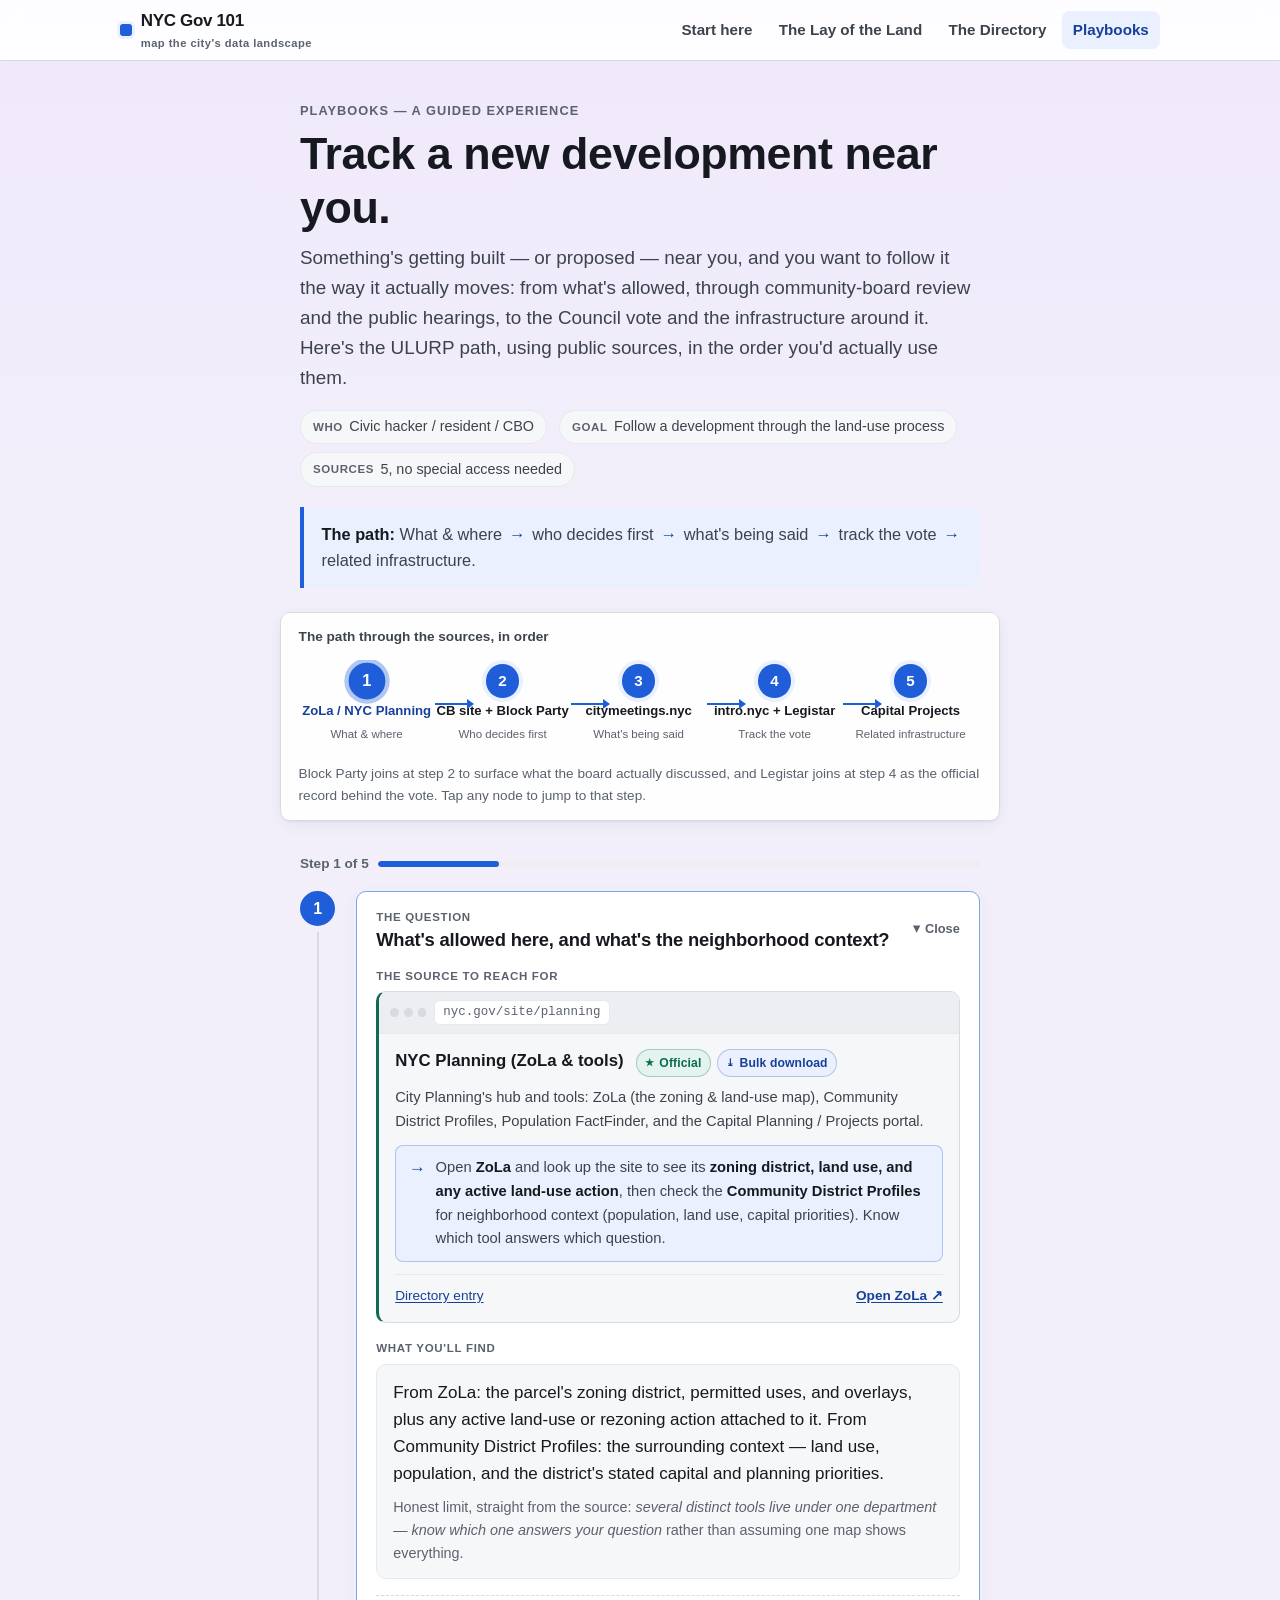
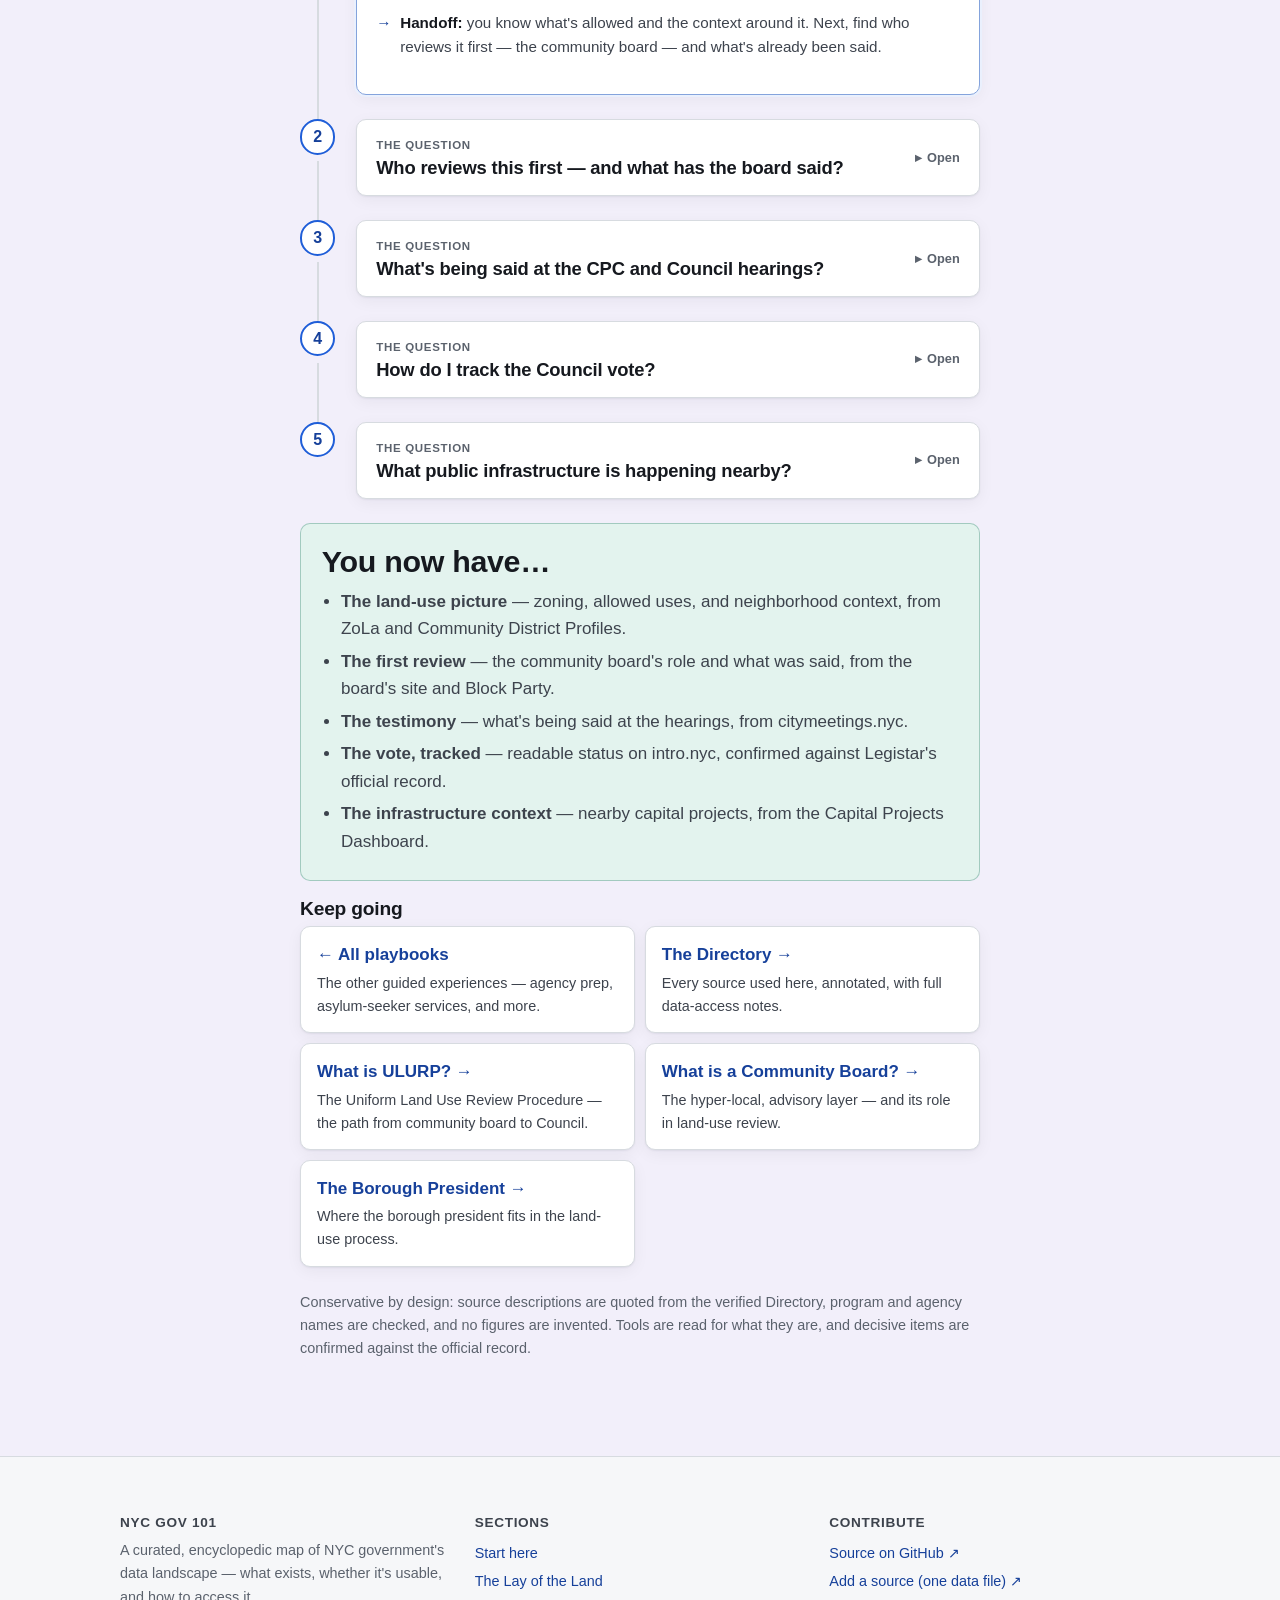
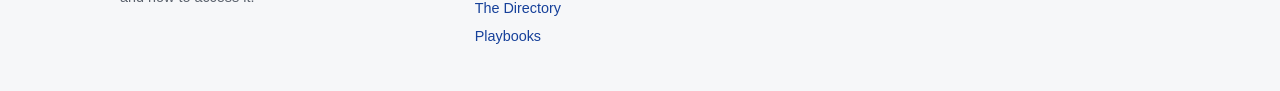
<file: playbooks/track-development.html>
<!DOCTYPE html>
<html lang="en">
<head>
  <meta charset="utf-8">
  <meta name="viewport" content="width=device-width, initial-scale=1">
  <title>Track a new development near you — Playbook — NYC Gov 101</title>
  <meta name="description" content="A guided experience for residents, civic hackers, and CBOs: follow a land-use action through the ULURP path — zoning context with ZoLa, community-board review with Block Party, the CPC and Council hearings on citymeetings.nyc, the Council vote on intro.nyc and Legistar, and related infrastructure on the Capital Projects dashboard.">
  <link rel="stylesheet" href="../css/style.css">
  <link rel="stylesheet" href="../playbooks/playbook.css">
</head>
<body class="pb-dev">
  <a class="skip-link" href="#main">Skip to content</a>
  <header class="site-header">
    <div class="wrap nav">
      <a class="brand" href="../index.html">
        <span class="dot" aria-hidden="true"></span>
        <span>NYC Gov 101<small>map the city's data landscape</small></span>
      </a>
      <nav class="nav-links" aria-label="Primary">
        <a href="../index.html">Start here</a>
        <a href="../glossary.html">The Lay of the Land</a>
        <a href="../directory.html">The Directory</a>
        <a href="../playbooks.html" aria-current="page">Playbooks</a>
      </nav>
    </div>
  </header>

  <main id="main">
    <!-- ===================== Intro ===================== -->
    <div class="wrap read pb-intro">
      <p class="eyebrow"><a href="../playbooks.html" style="color:inherit;text-decoration:none">Playbooks</a> — a guided experience</p>
      <h1>Track a new development near you.</h1>
      <p class="lede">Something's getting built — or proposed — near you, and you want to follow it the way it actually moves: from what's allowed, through community-board review and the public hearings, to the Council vote and the infrastructure around it. Here's the ULURP path, using public sources, in the order you'd actually use them.</p>

      <ul class="pb-meta" aria-label="About this playbook">
        <li><span class="k">Who</span> Civic hacker / resident / CBO</li>
        <li><span class="k">Goal</span> Follow a development through the land-use process</li>
        <li><span class="k">Sources</span> 5, no special access needed</li>
      </ul>

      <p class="pb-workflow">
        <b>The path:</b>
        What &amp; where <span class="arrow">→</span>
        who decides first <span class="arrow">→</span>
        what's being said <span class="arrow">→</span>
        track the vote <span class="arrow">→</span>
        related infrastructure.
      </p>
    </div>

    <!-- ===================== Source map ===================== -->
    <div class="wrap read sourcemap">
      <figure style="margin:0">
        <figcaption style="margin:0 0 .75rem;font-weight:700;color:var(--ink-soft)">The path through the sources, in order</figcaption>
        <div class="sourcemap-scroll">
          <ol aria-label="Five sources in the order you use them: 1 NYC Planning ZoLa, 2 Community Board websites with Block Party, 3 citymeetings.nyc, 4 intro.nyc with Legistar, 5 the NYC Capital Projects Dashboard">
            <li>
              <a class="map-node" href="#step-1">
                <span class="num" aria-hidden="true">1</span>
                <span class="label">ZoLa / NYC Planning</span>
                <span class="stage">What &amp; where</span>
              </a>
            </li>
            <li><span class="link" aria-hidden="true"></span></li>
            <li>
              <a class="map-node" href="#step-2">
                <span class="num" aria-hidden="true">2</span>
                <span class="label">CB site + Block Party</span>
                <span class="stage">Who decides first</span>
              </a>
            </li>
            <li><span class="link" aria-hidden="true"></span></li>
            <li>
              <a class="map-node" href="#step-3">
                <span class="num" aria-hidden="true">3</span>
                <span class="label">citymeetings.nyc</span>
                <span class="stage">What's being said</span>
              </a>
            </li>
            <li><span class="link" aria-hidden="true"></span></li>
            <li>
              <a class="map-node" href="#step-4">
                <span class="num" aria-hidden="true">4</span>
                <span class="label">intro.nyc + Legistar</span>
                <span class="stage">Track the vote</span>
              </a>
            </li>
            <li><span class="link" aria-hidden="true"></span></li>
            <li>
              <a class="map-node" href="#step-5">
                <span class="num" aria-hidden="true">5</span>
                <span class="label">Capital Projects</span>
                <span class="stage">Related infrastructure</span>
              </a>
            </li>
          </ol>
        </div>
        <figcaption>Block Party joins at step&nbsp;2 to surface what the board actually discussed, and Legistar joins at step&nbsp;4 as the official record behind the vote. Tap any node to jump to that step.</figcaption>
      </figure>
    </div>

    <!-- ===================== The trail ===================== -->
    <div class="wrap read" data-playbook>
      <div class="pb-progress" aria-hidden="true">
        <span id="pb-progress-label">Step 1 of 5</span>
        <span class="bar"><span id="pb-progress-fill"></span></span>
      </div>

      <ol class="trail">

        <!-- ---------- STEP 1 ---------- -->
        <li id="step-1">
          <span class="step-num" aria-hidden="true"></span>
          <details class="step" open>
            <summary>
              <span>
                <span class="q-label">The question</span>
                <h2>What's allowed here, and what's the neighborhood context?</h2>
              </span>
              <span class="disclose" aria-hidden="true"><span class="chev">▸</span><span class="more">Open</span><span class="less">Close</span></span>
            </summary>
            <div class="step-body">

              <div class="step-section">
                <p class="sec-k">The source to reach for</p>
                <div class="preview is-official">
                  <div class="preview-bar">
                    <span class="dots" aria-hidden="true"><span></span><span></span><span></span></span>
                    <span class="addr">nyc.gov/site/planning</span>
                  </div>
                  <div class="preview-body">
                    <div class="preview-head">
                      <p class="name"><a href="../directory.html#src-zola-planning">NYC Planning (ZoLa &amp; tools)</a></p>
                      <span class="badges">
                        <span class="badge run-official"><span class="ic" aria-hidden="true">★</span>Official</span>
                        <span class="badge data-bulk"><span class="ic" aria-hidden="true">⤓</span>Bulk download</span>
                      </span>
                    </div>
                    <p class="desc">City Planning's hub and tools: ZoLa (the zoning &amp; land-use map), Community District Profiles, Population FactFinder, and the Capital Planning / Projects portal.</p>
                    <div class="callout">
                      <span class="pointer" aria-hidden="true">→</span>
                      <span class="ctxt">Open <b>ZoLa</b> and look up the site to see its <b>zoning district, land use, and any active land-use action</b>, then check the <b>Community District Profiles</b> for neighborhood context (population, land use, capital priorities). Know which tool answers which question.</span>
                    </div>
                    <div class="preview-foot">
                      <a href="../directory.html#src-zola-planning">Directory entry</a>
                      <a class="visit" href="https://zola.planning.nyc.gov" target="_blank" rel="noopener">Open ZoLa ↗</a>
                    </div>
                  </div>
                </div>
              </div>

              <div class="step-section">
                <p class="sec-k">What you'll find</p>
                <div class="find">
                  <p style="margin:0">From ZoLa: the parcel's zoning district, permitted uses, and overlays, plus any active land-use or rezoning action attached to it. From Community District Profiles: the surrounding context — land use, population, and the district's stated capital and planning priorities.</p>
                  <p class="small muted" style="margin:.5rem 0 0">Honest limit, straight from the source: <em>several distinct tools live under one department — know which one answers your question</em> rather than assuming one map shows everything.</p>
                </div>
              </div>

              <p class="handoff">
                <span class="arrow" aria-hidden="true">→</span>
                <span><b>Handoff:</b> you know what's allowed and the context around it. Next, find who reviews it first — the community board — and what's already been said.</span>
              </p>
            </div>
          </details>
        </li>

        <!-- ---------- STEP 2 ---------- -->
        <li id="step-2">
          <span class="step-num" aria-hidden="true"></span>
          <details class="step">
            <summary>
              <span>
                <span class="q-label">The question</span>
                <h2>Who reviews this first — and what has the board said?</h2>
              </span>
              <span class="disclose" aria-hidden="true"><span class="chev">▸</span><span class="more">Open</span><span class="less">Close</span></span>
            </summary>
            <div class="step-body">

              <div class="step-section">
                <p class="sec-k">The source to reach for</p>
                <div class="preview is-official">
                  <div class="preview-bar">
                    <span class="dots" aria-hidden="true"><span></span><span></span><span></span></span>
                    <span class="addr">nyc.gov/site/&lt;your-board&gt;</span>
                  </div>
                  <div class="preview-body">
                    <div class="preview-head">
                      <p class="name"><a href="../directory.html#src-community-board-sites">Community Board websites</a></p>
                      <span class="badges">
                        <span class="badge run-official"><span class="ic" aria-hidden="true">★</span>Official</span>
                        <span class="badge data-web"><span class="ic" aria-hidden="true">◍</span>Web only</span>
                      </span>
                    </div>
                    <p class="desc">Per-board calendars, agendas and minutes, committee structure, district needs statements and budget requests, ULURP reviews, and local permits.</p>
                    <div class="callout">
                      <span class="pointer" aria-hidden="true">→</span>
                      <span class="ctxt">Find the board for the site and check its <b>land-use / ULURP committee agenda and minutes</b> for this action. Note the <b>committee that reviews it, the hearing date, and how to testify</b> — the board's recommendation is the first formal step in ULURP.</span>
                    </div>
                    <div class="preview-foot">
                      <a href="../directory.html#src-community-board-sites">Directory entry</a>
                      <a class="visit" href="https://www.nyc.gov/site/cau/community-boards/community-boards.page" target="_blank" rel="noopener">Find your board ↗</a>
                    </div>
                  </div>
                </div>
              </div>

              <div class="step-section">
                <p class="sec-k">Then search what was actually discussed</p>
                <div class="preview is-independent">
                  <div class="preview-bar">
                    <span class="dots" aria-hidden="true"><span></span><span></span><span></span></span>
                    <span class="addr">blockparty.studio</span>
                  </div>
                  <div class="preview-body">
                    <div class="preview-head">
                      <p class="name"><a href="../directory.html#src-block-party">Block Party</a></p>
                      <span class="badges">
                        <span class="badge run-independent"><span class="ic" aria-hidden="true">◇</span>Independent</span>
                        <span class="badge data-bulk"><span class="ic" aria-hidden="true">⤓</span>Bulk download</span>
                      </span>
                    </div>
                    <p class="desc">A public archive of community-board meeting transcripts from YouTube captions (roughly 2015 onward), topic-tagged using a taxonomy from DCP Community District Profiles, with highlights, an address→district lookup, and a per-board weekly email.</p>
                    <div class="callout">
                      <span class="pointer" aria-hidden="true">→</span>
                      <span class="ctxt">Use the <b>address→district lookup</b> to confirm the board, then <b>search transcripts for the project, address, or "rezoning / ULURP"</b> to hear how it was discussed and who raised concerns. Subscribe to the per-board weekly email to catch the next mention.</span>
                    </div>
                    <div class="preview-foot">
                      <a href="../directory.html#src-block-party">Directory entry</a>
                      <a class="visit" href="https://blockparty.studio" target="_blank" rel="noopener">Open Block Party ↗</a>
                    </div>
                  </div>
                </div>
              </div>

              <div class="step-section">
                <p class="sec-k">What you'll find</p>
                <div class="find">
                  <ul>
                    <li>From the board's own site: the committee that owns the review, the hearing schedule, the agenda and minutes, and how to sign up to testify.</li>
                    <li>From Block Party: searchable transcript moments where the project came up, with dates and links to the video — a fast way to find the right meeting and the concerns raised.</li>
                  </ul>
                  <p class="small muted" style="margin:.5rem 0 0">Both have caveats worth knowing: board websites vary widely in quality and freshness, and Block Party's accuracy is bounded by caption quality. Treat them as leads, then confirm dates on the official site.</p>
                </div>
              </div>

              <p class="handoff">
                <span class="arrow" aria-hidden="true">→</span>
                <span><b>Handoff:</b> you know who reviews it first and what's been said locally. As it moves up, follow the City Planning Commission and Council hearings.</span>
              </p>
            </div>
          </details>
        </li>

        <!-- ---------- STEP 3 ---------- -->
        <li id="step-3">
          <span class="step-num" aria-hidden="true"></span>
          <details class="step">
            <summary>
              <span>
                <span class="q-label">The question</span>
                <h2>What's being said at the CPC and Council hearings?</h2>
              </span>
              <span class="disclose" aria-hidden="true"><span class="chev">▸</span><span class="more">Open</span><span class="less">Close</span></span>
            </summary>
            <div class="step-body">

              <div class="step-section">
                <p class="sec-k">The source to reach for</p>
                <div class="preview is-independent">
                  <div class="preview-bar">
                    <span class="dots" aria-hidden="true"><span></span><span></span><span></span></span>
                    <span class="addr">citymeetings.nyc</span>
                  </div>
                  <div class="preview-body">
                    <div class="preview-head">
                      <p class="name"><a href="../directory.html#src-citymeetings">citymeetings.nyc</a></p>
                      <span class="badges">
                        <span class="badge run-independent"><span class="ic" aria-hidden="true">◇</span>Independent</span>
                        <span class="badge data-web"><span class="ic" aria-hidden="true">◍</span>Web only</span>
                      </span>
                    </div>
                    <p class="desc">Same-day, AI-with-human-oversight transcription of Council and Charter Revision Commission meetings, broken into skimmable, citable chapters linked to the video and transcript. Free, with a newsletter.</p>
                    <div class="callout">
                      <span class="pointer" aria-hidden="true">→</span>
                      <span class="ctxt">Search Council <b>land-use hearings</b> for the project and skim the <b>chapters where it's discussed</b> to hear testimony and the members' questions. Grab the citable chapter links for your notes or to share.</span>
                    </div>
                    <div class="preview-foot">
                      <a href="../directory.html#src-citymeetings">Directory entry</a>
                      <a class="visit" href="https://citymeetings.nyc" target="_blank" rel="noopener">Open citymeetings.nyc ↗</a>
                    </div>
                  </div>
                </div>
              </div>

              <div class="step-section">
                <p class="sec-k">What you'll find</p>
                <div class="find">
                  <ul>
                    <li>Skimmable chapters of long land-use hearings, each linked to the exact moment in the video and transcript.</li>
                    <li>Testimony from the applicant, the community, and agencies — and the questions members ask.</li>
                    <li>Citable references that tell you where sentiment is heading before any vote.</li>
                  </ul>
                  <p class="small muted" style="margin:.5rem 0 0">Worth knowing: occasional AI transcription errors, and it covers the Council and the Charter Revision Commission only — so the City Planning Commission's own proceedings may not all appear here. Confirm a decisive quote against the video.</p>
                </div>
              </div>

              <p class="handoff">
                <span class="arrow" aria-hidden="true">→</span>
                <span><b>Handoff:</b> you've heard the testimony. Now track the legislative action itself — the Council vote that decides it.</span>
              </p>
            </div>
          </details>
        </li>

        <!-- ---------- STEP 4 ---------- -->
        <li id="step-4">
          <span class="step-num" aria-hidden="true"></span>
          <details class="step">
            <summary>
              <span>
                <span class="q-label">The question</span>
                <h2>How do I track the Council vote?</h2>
              </span>
              <span class="disclose" aria-hidden="true"><span class="chev">▸</span><span class="more">Open</span><span class="less">Close</span></span>
            </summary>
            <div class="step-body">

              <div class="step-section">
                <p class="sec-k">The source to reach for</p>
                <div class="preview is-independent">
                  <div class="preview-bar">
                    <span class="dots" aria-hidden="true"><span></span><span></span><span></span></span>
                    <span class="addr">intro.nyc</span>
                  </div>
                  <div class="preview-body">
                    <div class="preview-head">
                      <p class="name"><a href="../directory.html#src-intro-nyc">intro.nyc</a></p>
                      <span class="badges">
                        <span class="badge run-independent"><span class="ic" aria-hidden="true">◇</span>Independent</span>
                        <span class="badge data-api"><span class="ic" aria-hidden="true">{ }</span>API</span>
                      </span>
                    </div>
                    <p class="desc">A fast, readable front-end for Council legislation built on the Council's public Legislative API, with clean shareable URLs (e.g. intro.nyc/0139-2026), status, sponsors, and reports.</p>
                    <div class="callout">
                      <span class="pointer" aria-hidden="true">→</span>
                      <span class="ctxt">Find the <b>land-use application or related legislation</b> and read its <b>status, sponsors, and reports</b> in plain terms. Save the clean <b>intro.nyc/&lt;file-number&gt;</b> link so you and your neighbors can watch the same item.</span>
                    </div>
                    <div class="preview-foot">
                      <a href="../directory.html#src-intro-nyc">Directory entry</a>
                      <a class="visit" href="https://intro.nyc" target="_blank" rel="noopener">Open intro.nyc ↗</a>
                    </div>
                  </div>
                </div>
              </div>

              <div class="step-section">
                <p class="sec-k">Then confirm against the official record</p>
                <div class="preview is-official">
                  <div class="preview-bar">
                    <span class="dots" aria-hidden="true"><span></span><span></span><span></span></span>
                    <span class="addr">legistar.council.nyc.gov</span>
                  </div>
                  <div class="preview-body">
                    <div class="preview-head">
                      <p class="name"><a href="../directory.html#src-legistar">Legistar</a></p>
                      <span class="badges">
                        <span class="badge run-official"><span class="ic" aria-hidden="true">★</span>Official</span>
                        <span class="badge data-web"><span class="ic" aria-hidden="true">◍</span>Web only</span>
                      </span>
                    </div>
                    <p class="desc">The Council's system of record: bills (“Intros”), resolutions, the hearing calendar, committee agendas, minutes, votes, and webcasts.</p>
                    <div class="callout">
                      <span class="pointer" aria-hidden="true">→</span>
                      <span class="ctxt">Confirm the <b>official status, the committee agenda, and the recorded vote</b> in Legistar. Use it as the authoritative source for anything decisive — intro.nyc is the reading layer, Legistar is the record.</span>
                    </div>
                    <div class="preview-foot">
                      <a href="../directory.html#src-legistar">Directory entry</a>
                      <a class="visit" href="https://legistar.council.nyc.gov" target="_blank" rel="noopener">Open Legistar ↗</a>
                    </div>
                  </div>
                </div>
              </div>

              <div class="step-section">
                <p class="sec-k">What you'll find</p>
                <div class="find">
                  <ul>
                    <li>From intro.nyc: a readable view of the item — what it does, where it is, who's sponsoring, with a shareable URL.</li>
                    <li>From Legistar: the authoritative status, the committee agenda, and the recorded vote.</li>
                    <li>Together: an early signal you can share, confirmed against the official record before you rely on it.</li>
                  </ul>
                  <p class="small muted" style="margin:.5rem 0 0">Worth knowing: intro.nyc is a reading layer over the official data — confirm anything decisive against Legistar, whose UI is dense and dated.</p>
                </div>
              </div>

              <p class="handoff">
                <span class="arrow" aria-hidden="true">→</span>
                <span><b>Handoff:</b> you can follow the vote. One more layer: the public infrastructure being built around the site.</span>
              </p>
            </div>
          </details>
        </li>

        <!-- ---------- STEP 5 ---------- -->
        <li id="step-5">
          <span class="step-num" aria-hidden="true"></span>
          <details class="step">
            <summary>
              <span>
                <span class="q-label">The question</span>
                <h2>What public infrastructure is happening nearby?</h2>
              </span>
              <span class="disclose" aria-hidden="true"><span class="chev">▸</span><span class="more">Open</span><span class="less">Close</span></span>
            </summary>
            <div class="step-body">

              <div class="step-section">
                <p class="sec-k">The source to reach for</p>
                <div class="preview is-official">
                  <div class="preview-bar">
                    <span class="dots" aria-hidden="true"><span></span><span></span><span></span></span>
                    <span class="addr">nyc.gov/site/capitalprojects</span>
                  </div>
                  <div class="preview-body">
                    <div class="preview-head">
                      <p class="name"><a href="../directory.html#src-capital-projects">NYC Capital Projects Dashboard</a></p>
                      <span class="badges">
                        <span class="badge run-official"><span class="ic" aria-hidden="true">★</span>Official</span>
                        <span class="badge data-web"><span class="ic" aria-hidden="true">◍</span>Web only</span>
                      </span>
                    </div>
                    <p class="desc">Citywide construction projects (bridges, sewers, sanitation, buildings) with total cost, phase, and projected completion; budget pulled from FMS and agency schedules.</p>
                    <div class="callout">
                      <span class="pointer" aria-hidden="true">→</span>
                      <span class="ctxt">Look up <b>capital projects in and around the same area</b> — sewers, streets, parks, or buildings — and note each one's <b>phase, total cost, and projected completion</b>. This shows the infrastructure context the development sits inside.</span>
                    </div>
                    <div class="preview-foot">
                      <a href="../directory.html#src-capital-projects">Directory entry</a>
                      <a class="visit" href="https://www.nyc.gov/site/capitalprojects/index.page" target="_blank" rel="noopener">Open the Capital Projects Dashboard ↗</a>
                    </div>
                  </div>
                </div>
              </div>

              <div class="step-section">
                <p class="sec-k">What this gets you</p>
                <div class="find">
                  <ul>
                    <li>The nearby public projects — what's funded, what phase it's in, and when it's expected to finish.</li>
                    <li>Context for the development: the streets, sewers, and facilities that will (or won't) support it.</li>
                    <li>A fuller picture to bring to a hearing or a Council office — private development plus public investment together.</li>
                  </ul>
                  <p class="small muted" style="margin:.5rem 0 0">Worth knowing: the dashboard is refreshed roughly three times a year — not real-time — so treat dates and phases as recent rather than live.</p>
                </div>
              </div>

              <p class="handoff">
                <span class="arrow" aria-hidden="true">→</span>
                <span><b>That's the trail.</b> You moved from "what's allowed here?" to a tracked land-use action with the testimony, the vote, and the infrastructure context all in hand.</span>
              </p>
            </div>
          </details>
        </li>

      </ol>
    </div>

    <!-- ===================== Outcome + cross-links ===================== -->
    <div class="wrap read" style="padding-bottom:1rem">
      <div class="outcome">
        <h2>You now have…</h2>
        <ul>
          <li><b>The land-use picture</b> — zoning, allowed uses, and neighborhood context, from ZoLa and Community District Profiles.</li>
          <li><b>The first review</b> — the community board's role and what was said, from the board's site and Block Party.</li>
          <li><b>The testimony</b> — what's being said at the hearings, from citymeetings.nyc.</li>
          <li><b>The vote, tracked</b> — readable status on intro.nyc, confirmed against Legistar's official record.</li>
          <li><b>The infrastructure context</b> — nearby capital projects, from the Capital Projects Dashboard.</li>
        </ul>
      </div>
    </div>

    <div class="wrap read" style="padding-bottom:3rem">
      <h3>Keep going</h3>
      <div class="rail" style="grid-template-columns:repeat(auto-fill,minmax(240px,1fr))">
        <a href="../playbooks.html"><b>← All playbooks</b><span>The other guided experiences — agency prep, asylum-seeker services, and more.</span></a>
        <a href="../directory.html"><b>The Directory →</b><span>Every source used here, annotated, with full data-access notes.</span></a>
        <a href="../glossary.html#g-ulurp"><b>What is ULURP? →</b><span>The Uniform Land Use Review Procedure — the path from community board to Council.</span></a>
        <a href="../glossary.html#g-community-board"><b>What is a Community Board? →</b><span>The hyper-local, advisory layer — and its role in land-use review.</span></a>
        <a href="../glossary.html#g-borough-president"><b>The Borough President →</b><span>Where the borough president fits in the land-use process.</span></a>
      </div>
      <p class="muted small" style="margin-top:1.5rem">Conservative by design: source descriptions are quoted from the verified Directory, program and agency names are checked, and no figures are invented. Tools are read for what they are, and decisive items are confirmed against the official record.</p>
    </div>
  </main>

  <footer class="site-footer">
    <div class="wrap foot-grid">
      <div>
        <h4>NYC Gov 101</h4>
        <p>A curated, encyclopedic map of NYC government's data landscape — what exists, whether it's usable, and how to access it.</p>
      </div>
      <div>
        <h4>Sections</h4>
        <a href="../index.html">Start here</a>
        <a href="../glossary.html">The Lay of the Land</a>
        <a href="../directory.html">The Directory</a>
        <a href="../playbooks.html">Playbooks</a>
      </div>
      <div>
        <h4>Contribute</h4>
        <a href="https://github.com/SourabhChakraborty/government-101" target="_blank" rel="noopener">Source on GitHub ↗</a>
        <a href="https://github.com/SourabhChakraborty/government-101/blob/main/README.md" target="_blank" rel="noopener">Add a source (one data file) ↗</a>
      </div>
    </div>
  </footer>

  <script src="../playbooks/playbook.js"></script>
</body>
</html>
</file>
<file: css/style.css>
/* NYC Gov 101 — calm, content-first, WCAG 2.1 AA.
   One stylesheet for the whole site. Playbook pages add their own scoped CSS. */

:root {
  --ink:        #16191f;   /* body text — ~15:1 on paper */
  --ink-soft:   #3d434d;   /* secondary text — ~9:1 on paper */
  --ink-faint:  #5b626d;   /* meta text — ~6:1 on paper (AA for normal text) */
  --paper:      #ffffff;
  --paper-2:    #f6f7f9;   /* section bands / card wells */
  --paper-3:    #eceef2;   /* hovers, chips */
  --line:       #d7dbe0;
  --line-soft:  #e6e9ed;

  --accent:     #1f5ed8;   /* civic blue — links/focus, ~5:1 on paper */
  --accent-ink: #16409a;   /* darker blue for text on light fills (AA) */
  --accent-bg:  #eaf0fd;

  --official:   #0b6b53;   /* green — official */
  --official-bg:#e3f3ee;
  --independent:#8a4b00;   /* amber-brown — independent (AA on its bg) */
  --independent-bg:#fdf0df;
  --warn:       #9a2a2a;   /* stale / TODO */
  --warn-bg:    #fbe9e9;

  --data-api:   #5a2ea6;
  --data-api-bg:#efe8fb;

  --radius: 10px;
  --maxw: 1080px;
  --maxw-read: 720px;

  --shadow: 0 1px 2px rgba(16,25,31,.06), 0 4px 16px rgba(16,25,31,.05);
  --header-h: 61px;

  --font: -apple-system, BlinkMacSystemFont, "Segoe UI", Roboto, Helvetica, Arial, sans-serif;
  --mono: ui-monospace, SFMono-Regular, "SF Mono", Menlo, Consolas, monospace;
}

@media (prefers-color-scheme: dark) {
  :root {
    --ink:#e9ecf1; --ink-soft:#c2c8d2; --ink-faint:#9aa2af;
    --paper:#14171c; --paper-2:#1b1f26; --paper-3:#242a33;
    --line:#333a45; --line-soft:#262c34;
    --accent:#7aa6f5; --accent-ink:#a9c4fb; --accent-bg:#1b2740;
    --official:#5fd0ad; --official-bg:#143027;
    --independent:#f0b878; --independent-bg:#33260f;
    --warn:#f0a0a0; --warn-bg:#3a1c1c;
    --data-api:#c3a9f0; --data-api-bg:#271a3d;
    --shadow: 0 1px 2px rgba(0,0,0,.3), 0 4px 18px rgba(0,0,0,.35);
  }
}

* { box-sizing: border-box; }

html { -webkit-text-size-adjust: 100%; scroll-behavior: smooth; }
@media (prefers-reduced-motion: reduce) {
  html { scroll-behavior: auto; }
  *, *::before, *::after { animation-duration: .001ms !important; transition-duration: .001ms !important; }
}

body {
  margin: 0;
  font-family: var(--font);
  color: var(--ink);
  background: var(--paper);
  line-height: 1.6;
  font-size: 17px;
  -webkit-font-smoothing: antialiased;
  overflow-x: hidden; /* guard against incidental horizontal scroll */
}
img, svg, pre { max-width: 100%; }

/* ---------- Skip link & focus ---------- */
.skip-link {
  position: absolute; left: -999px; top: 0; z-index: 1000;
  background: var(--accent); color: #fff; padding: .6rem 1rem; border-radius: 0 0 var(--radius) 0;
}
.skip-link:focus { left: 0; }

:focus-visible {
  outline: 3px solid var(--accent);
  outline-offset: 2px;
  border-radius: 4px;
}

/* ---------- Layout ---------- */
.wrap { max-width: var(--maxw); margin: 0 auto; padding: 0 1.25rem; }
.read { max-width: var(--maxw-read); }
.band { background: var(--paper-2); border-top: 1px solid var(--line-soft); border-bottom: 1px solid var(--line-soft); }
section { padding: 3rem 0; }
.section-head { margin-bottom: 1.5rem; }
.eyebrow { font-size: .8rem; letter-spacing: .08em; text-transform: uppercase; color: var(--ink-faint); font-weight: 700; margin: 0 0 .35rem; }

/* ---------- Typography ---------- */
h1,h2,h3,h4 { line-height: 1.2; color: var(--ink); font-weight: 750; letter-spacing: -.01em; }
h1 { font-size: clamp(1.9rem, 4.5vw, 2.8rem); margin: 0 0 .5rem; }
h2 { font-size: clamp(1.4rem, 3vw, 1.9rem); margin: 0 0 .5rem; }
h3 { font-size: 1.2rem; margin: 0 0 .4rem; }
p { margin: 0 0 1rem; }
a { color: var(--accent-ink); text-underline-offset: 2px; }
a:hover { text-decoration-thickness: 2px; }
code, .mono { font-family: var(--mono); font-size: .92em; }
.lede { font-size: 1.18rem; color: var(--ink-soft); }
.muted { color: var(--ink-faint); }
.small { font-size: .9rem; }

/* ---------- Header / nav ---------- */
.site-header {
  position: sticky; top: 0; z-index: 50;
  background: color-mix(in srgb, var(--paper) 88%, transparent);
  backdrop-filter: saturate(1.4) blur(8px);
  border-bottom: 1px solid var(--line);
}
.nav { display: flex; align-items: center; gap: 1rem; min-height: 60px; }
.brand { display: flex; align-items: center; gap: .55rem; font-weight: 800; color: var(--ink); text-decoration: none; letter-spacing: -.02em; }
.brand .dot { width: 12px; height: 12px; border-radius: 3px; background: var(--accent); box-shadow: 0 0 0 3px var(--accent-bg); flex: none; }
.brand small { display:block; font-weight:600; font-size:.7rem; color:var(--ink-faint); letter-spacing:.04em; }
.nav-links { margin-left: auto; display: flex; gap: .25rem; flex-wrap: wrap; }
.nav-links a {
  color: var(--ink-soft); text-decoration: none; font-weight: 600; font-size: .95rem;
  padding: .45rem .7rem; border-radius: 8px;
}
.nav-links a:hover { background: var(--paper-3); color: var(--ink); }
.nav-links a[aria-current="page"] { color: var(--accent-ink); background: var(--accent-bg); }

/* ---------- Hero ---------- */
.hero { padding: 3.5rem 0 2.5rem; }
.hero .lede { max-width: 46ch; }
.hero-frame {
  margin-top: 1.5rem; display: grid; gap: .6rem;
  grid-template-columns: repeat(auto-fit, minmax(min(100%, 220px),1fr));
}
.frame-card { background: var(--paper-2); border: 1px solid var(--line-soft); border-radius: var(--radius); padding: 1rem 1.1rem; }
.frame-card b { display:block; color: var(--ink); }
.frame-card span { color: var(--ink-faint); font-size: .92rem; }

/* ---------- Buttons ---------- */
.btn {
  display: inline-flex; align-items: center; gap: .45rem;
  background: var(--accent); color: #fff; border: 1px solid transparent;
  padding: .6rem 1rem; border-radius: 9px; font-weight: 650; text-decoration: none; cursor: pointer;
  font-size: .98rem;
}
.btn:hover { filter: brightness(1.06); }
.btn.secondary { background: var(--paper); color: var(--accent-ink); border-color: var(--line); }
.btn.secondary:hover { background: var(--paper-3); filter:none; }
.btn.ghost { background: transparent; color: var(--accent-ink); border-color: transparent; padding-inline: .3rem; }

/* ---------- Badges & tags ---------- */
.badges { display: flex; flex-wrap: wrap; gap: .4rem; }
.badge {
  display: inline-flex; align-items: center; gap: .35rem;
  font-size: .76rem; font-weight: 700; letter-spacing: .01em;
  padding: .2rem .5rem; border-radius: 999px; border: 1px solid transparent; white-space: nowrap;
}
.badge .ic { font-size: .85em; }
.badge.run-official    { background: var(--official-bg);    color: var(--official);    border-color: color-mix(in srgb, var(--official) 30%, transparent); }
.badge.run-independent { background: var(--independent-bg); color: var(--independent); border-color: color-mix(in srgb, var(--independent) 30%, transparent); }
.badge.data-api  { background: var(--data-api-bg); color: var(--data-api); border-color: color-mix(in srgb, var(--data-api) 30%, transparent); }
.badge.data-bulk { background: var(--accent-bg);  color: var(--accent-ink); border-color: color-mix(in srgb, var(--accent-ink) 25%, transparent); }
.badge.data-web  { background: var(--paper-3);    color: var(--ink-soft); border-color: var(--line); }
.badge.data-none { background: var(--paper-3);    color: var(--ink-faint); border-color: var(--line); }
.badge.warn { background: var(--warn-bg); color: var(--warn); border-color: color-mix(in srgb, var(--warn) 30%, transparent); }

/* ---------- Source cards (Directory & shortlists) ---------- */
.cards { display: grid; gap: 1rem; grid-template-columns: repeat(auto-fill, minmax(min(100%, 320px), 1fr)); align-items: start; }
.source-card {
  background: var(--paper); border: 1px solid var(--line); border-radius: var(--radius);
  padding: 1.1rem 1.15rem; box-shadow: var(--shadow); position: relative;
  display: flex; flex-direction: column; gap: .55rem;
}
.source-card h3 { margin: 0; font-size: 1.12rem; }
.source-card h3 a { color: var(--ink); text-decoration: none; }
.source-card h3 a:hover { color: var(--accent-ink); text-decoration: underline; }
.source-card .aka { color: var(--ink-faint); font-size: .85rem; margin: -.2rem 0 .1rem; }
.source-card .annot { display: grid; gap: .4rem; margin: .1rem 0; }
.source-card .annot div { font-size: .92rem; color: var(--ink-soft); }
.source-card .annot .k { display: block; font-size: .72rem; text-transform: uppercase; letter-spacing: .05em; color: var(--ink-faint); font-weight: 700; }
.source-card .extras { font-size: .85rem; }
.source-card .extras > div { display: flex; flex-wrap: wrap; gap: .3rem .7rem; }
.source-card .extras a { white-space: nowrap; }
.source-card .card-foot { margin-top: auto; padding-top: .5rem; border-top: 1px solid var(--line-soft); display: flex; flex-wrap: wrap; gap: .5rem; align-items: center; font-size: .85rem; }
.source-card .visit { margin-left: auto; font-weight: 650; white-space: nowrap; }
.source-card.is-unverified { border-style: dashed; border-color: color-mix(in srgb, var(--warn) 45%, var(--line)); }

/* ---------- Problem chooser (Start here) ---------- */
.problem-grid { display: grid; gap: .85rem; grid-template-columns: repeat(auto-fill, minmax(min(100%, 260px),1fr)); }
.problem-card {
  text-align: left; width: 100%; cursor: pointer;
  background: var(--paper); border: 1px solid var(--line); border-radius: var(--radius);
  padding: 1rem 1.1rem; box-shadow: var(--shadow); color: var(--ink);
  display: flex; flex-direction: column; gap: .3rem; font: inherit;
}
.problem-card:hover { border-color: var(--accent); background: var(--paper-2); }
.problem-card[aria-expanded="true"] { border-color: var(--accent); box-shadow: 0 0 0 2px var(--accent-bg), var(--shadow); }
.problem-card .iwant { font-size: .78rem; text-transform: uppercase; letter-spacing: .06em; color: var(--accent-ink); font-weight: 800; }
.problem-card b { font-size: 1.08rem; }
.problem-card span { color: var(--ink-soft); font-size: .92rem; }

.problem-result { margin-top: 1.5rem; }
.shortlist-head { display: flex; flex-wrap: wrap; align-items: center; gap: .75rem; margin-bottom: 1rem; }
.shortlist-head h3 { margin: 0; }

/* ---------- Filter chips (Directory) ---------- */
.chip {
  font: inherit; font-size: .92rem; font-weight: 650; cursor: pointer;
  background: var(--paper); border: 1px solid var(--line); color: var(--ink-soft);
  padding: .4rem .8rem; border-radius: 999px;
}
.chip:hover { background: var(--paper-3); }
/* filter chips wrap a hidden checkbox */
label.chip { user-select: none; }
label.chip:has(input:checked) { background: var(--accent-bg); color: var(--accent-ink); border-color: var(--accent); }
label.chip:has(input:focus-visible) { outline: 3px solid var(--accent); outline-offset: 2px; }

/* ---------- Filters (Directory) ---------- */
.toolbar { display: grid; gap: 1rem; margin-bottom: 1.5rem; }
.search-row { display: flex; gap: .6rem; flex-wrap: wrap; }
.search-row input[type="search"] {
  flex: 1 1 260px; min-width: 0;
  font: inherit; padding: .6rem .85rem; border: 1px solid var(--line); border-radius: 9px;
  background: var(--paper); color: var(--ink);
}
.filter-group { display: flex; flex-wrap: wrap; gap: .8rem 1.5rem; }
.filter-group fieldset { border: 0; margin: 0; padding: 0; display: flex; flex-wrap: wrap; gap: .4rem; align-items: center; }
.filter-group legend { font-size: .75rem; text-transform: uppercase; letter-spacing: .05em; color: var(--ink-faint); font-weight: 800; padding: 0 .5rem 0 0; float: left; }
.result-count { color: var(--ink-faint); font-size: .9rem; }

/* ---------- Copyable shortlist ---------- */
.copybox { background: var(--paper-2); border: 1px solid var(--line); border-radius: var(--radius); padding: .9rem 1rem; }
.copybox pre { margin: 0; overflow-x: auto; font-family: var(--mono); font-size: .82rem; color: var(--ink-soft); white-space: pre-wrap; }
.copy-row { display: flex; align-items: center; justify-content: space-between; gap: .5rem; margin-bottom: .5rem; }
.copy-ok { color: var(--official); font-weight: 700; font-size: .85rem; }

/* ---------- Glossary ---------- */
.glossary-list { display: grid; gap: 1rem; }
.glossary-card { background: var(--paper); border: 1px solid var(--line); border-radius: var(--radius); padding: 1.15rem 1.25rem; box-shadow: var(--shadow); scroll-margin-top: 80px; }
.glossary-card h3 { font-size: 1.15rem; }
.glossary-card .where { margin-top: .75rem; font-size: .9rem; }
.glossary-card .where a { margin-right: .5rem; }
.glossary-toc { display: flex; flex-wrap: wrap; gap: .4rem; margin-bottom: 1.5rem; }
.glossary-toc a { font-size: .88rem; text-decoration: none; background: var(--paper-2); border: 1px solid var(--line-soft); color: var(--ink-soft); padding: .25rem .6rem; border-radius: 999px; }
.glossary-toc a:hover { background: var(--paper-3); color: var(--ink); }

/* ---------- Cross-link rails ---------- */
.rail { display: grid; gap: .6rem; grid-template-columns: repeat(auto-fill, minmax(min(100%, 240px),1fr)); }
.rail a { display: block; text-decoration: none; background: var(--paper); border: 1px solid var(--line); border-radius: var(--radius); padding: .9rem 1rem; color: var(--ink); box-shadow: var(--shadow); }
.rail a:hover { border-color: var(--accent); }
.rail a b { color: var(--accent-ink); }
.rail a span { display: block; color: var(--ink-soft); font-size: .9rem; margin-top: .2rem; }

/* ---------- Notices ---------- */
.note { border-left: 4px solid var(--accent); background: var(--accent-bg); padding: .85rem 1rem; border-radius: 0 var(--radius) var(--radius) 0; color: var(--ink-soft); }
.note.warn { border-color: var(--warn); background: var(--warn-bg); }
noscript .note { display: block; margin: 1rem 0; }

/* ---------- Footer ---------- */
.site-footer { border-top: 1px solid var(--line); background: var(--paper-2); padding: 2.5rem 0; margin-top: 2rem; color: var(--ink-faint); font-size: .9rem; }
.site-footer a { color: var(--accent-ink); }
.foot-grid { display: grid; gap: 1.5rem; grid-template-columns: repeat(auto-fit, minmax(min(100%, 200px),1fr)); }
.foot-grid h4 { font-size: .85rem; text-transform: uppercase; letter-spacing: .05em; color: var(--ink-soft); margin-bottom: .5rem; }
.foot-grid a { display: block; text-decoration: none; padding: .15rem 0; }
.foot-grid a:hover { text-decoration: underline; }

/* ---------- Utility ---------- */
.visually-hidden { position:absolute!important; width:1px;height:1px;padding:0;margin:-1px;overflow:hidden;clip:rect(0 0 0 0);white-space:nowrap;border:0; }
.stack > * + * { margin-top: 1rem; }
.center { text-align: center; }
.hidden { display: none !important; }
hr.soft { border: 0; border-top: 1px solid var(--line-soft); margin: 2rem 0; }

/* ---------- Responsive: header & small screens ---------- */
@media (max-width: 640px) {
  /* keep the header a single compact row so the sticky offset stays stable */
  .nav { flex-wrap: nowrap; gap: .6rem; }
  .brand { flex: none; }
  .brand small { display: none; }
  .nav-links {
    margin-left: auto; min-width: 0; gap: .1rem;
    flex-wrap: nowrap; overflow-x: auto; -webkit-overflow-scrolling: touch;
    scrollbar-width: none;
    /* fade the right edge to hint there's more to scroll */
    -webkit-mask-image: linear-gradient(90deg, #000 88%, transparent);
            mask-image: linear-gradient(90deg, #000 88%, transparent);
  }
  .nav-links::-webkit-scrollbar { display: none; }
  .nav-links a { white-space: nowrap; padding: .4rem .5rem; font-size: .9rem; }
  .hero { padding: 2.5rem 0 1.75rem; }
  section { padding: 2.25rem 0; }
}
</file>
<file: playbooks/playbook.css>
/* NYC Gov 101 — shared playbook stylesheet.
   Scoped styles for the guided-experience pages. Loaded AFTER style.css,
   so it reuses every token (--ink, --accent, badges, --radius, --shadow,
   dark-mode and the reduced-motion reset already defined globally).
   Everything here degrades to readable, static content with no JS. */

/* ---------- No-JS fallback ----------
   playbook.js adds `.js` to <html>; until then (or forever, if JS is off) every
   step renders open and the JS-only progress bar / chevrons are hidden, so the
   playbook is fully readable and followable without scripting. */
html:not(.js) .step { display: block !important; }
html:not(.js) .step > summary { cursor: default; }
html:not(.js) .step:not([open]) .step-body { display: block; }
html:not(.js) .pb-progress { display: none; }
html:not(.js) .step .disclose { display: none; }

/* ---------- Playbook page background ----------
   Each guided experience gets its OWN tint so the four read as distinct places.
   Tints reuse the existing *-bg tokens, which already carry light + dark values,
   so every theme adapts to dark mode for free. A stronger wash up top settles
   into a gently tinted canvas; the white step cards pop against it. */
body {
  --pb-tint: var(--accent-bg); /* default / fallback */
  background-color: color-mix(in srgb, var(--pb-tint) 55%, var(--paper-2));
  background-image: linear-gradient(180deg, var(--pb-tint) 0, transparent 560px);
  background-repeat: no-repeat;
}
body.pb-street { --pb-tint: var(--official-bg);    }  /* sanitation — green  */
body.pb-asylum { --pb-tint: var(--independent-bg); }  /* benefits   — warm   */
body.pb-agency { --pb-tint: var(--accent-bg);      }  /* government — blue   */
body.pb-dev    { --pb-tint: var(--data-api-bg);    }  /* land use   — violet */

/* ---------- Page intro ---------- */
.pb-intro { padding-top: 2.5rem; }
.pb-meta {
  display: flex; flex-wrap: wrap; gap: .5rem .75rem; align-items: center;
  margin: 1rem 0 0; padding: 0; list-style: none;
}
.pb-meta li {
  display: inline-flex; align-items: center; gap: .4rem;
  background: var(--paper-2); border: 1px solid var(--line-soft);
  border-radius: 999px; padding: .3rem .75rem; font-size: .9rem; color: var(--ink-soft);
}
.pb-meta .k { font-size: .72rem; text-transform: uppercase; letter-spacing: .05em; color: var(--ink-faint); font-weight: 800; }
.pb-workflow {
  margin-top: 1.25rem; padding: .9rem 1.1rem;
  background: var(--accent-bg); border-left: 4px solid var(--accent);
  border-radius: 0 var(--radius) var(--radius) 0; color: var(--ink-soft);
  font-size: 1.02rem;
}
.pb-workflow b { color: var(--ink); }
.pb-workflow .arrow { color: var(--accent-ink); font-weight: 800; padding: 0 .15rem; }

/* ---------- Per-scenario source map (sticky) ----------
   Pins below the site header so the path stays visible while you work the trail.
   When pinned (.is-stuck, toggled by playbook.js) it collapses to a slim bar. */
.sourcemap {
  position: sticky; top: var(--header-h); z-index: 30;
  margin: 1.5rem auto .75rem;
  background: color-mix(in srgb, var(--paper) 92%, transparent);
  backdrop-filter: saturate(1.4) blur(8px);
  border: 1px solid var(--line); border-radius: var(--radius);
  box-shadow: var(--shadow); padding: .85rem 1.1rem;
  transition: padding .2s ease, box-shadow .2s ease;
}
.sourcemap > figure { margin: 0; }
.sourcemap figcaption:first-child { transition: margin .2s ease, font-size .2s ease; }
.sourcemap-scroll { overflow-x: auto; padding-bottom: .35rem; }
/* collapsed state while pinned */
.sourcemap.is-stuck { padding: .5rem 1.1rem; box-shadow: 0 6px 18px rgba(16,25,31,.10); }
.sourcemap.is-stuck figcaption:first-child { font-size: .72rem; margin-bottom: .4rem; }
.sourcemap.is-stuck figcaption:last-child { display: none; }
.sourcemap.is-stuck .map-node .num { width: 1.7rem; height: 1.7rem; font-size: .82rem; box-shadow: 0 0 0 3px var(--accent-bg); }
.sourcemap.is-stuck .map-node .stage { display: none; }
.sourcemap.is-stuck .map-node { gap: .25rem; }
.sourcemap ol {
  display: flex; align-items: stretch; gap: 0;
  list-style: none; margin: 0; padding: .25rem 0; min-width: max-content;
}
.sourcemap li { display: flex; align-items: center; }
/* the connector line between nodes (carries the "path" information) */
.sourcemap .link {
  flex: 0 0 2.4rem; height: 2px; background: var(--accent);
  position: relative; align-self: center;
}
.sourcemap .link::after {
  content: ""; position: absolute; right: -1px; top: 50%;
  width: 0; height: 0; transform: translateY(-50%);
  border-top: 5px solid transparent; border-bottom: 5px solid transparent;
  border-left: 7px solid var(--accent);
}
.map-node {
  display: flex; flex-direction: column; align-items: center; gap: .35rem;
  text-decoration: none; color: var(--ink); width: 8.5rem; text-align: center;
}
.map-node .num {
  display: grid; place-items: center;
  width: 2.1rem; height: 2.1rem; border-radius: 50%;
  background: var(--accent); color: #fff; font-weight: 800; font-size: .95rem;
  box-shadow: 0 0 0 4px var(--accent-bg); flex: none;
}
.map-node .label { font-size: .82rem; font-weight: 700; line-height: 1.25; color: var(--ink); }
.map-node .stage { font-size: .72rem; color: var(--ink-faint); }
.map-node:hover .label { color: var(--accent-ink); text-decoration: underline; }
.map-node:focus-visible { outline: 3px solid var(--accent); outline-offset: 3px; border-radius: 8px; }
/* the node for the step you're currently on (synced by playbook.js) */
.map-node.is-current .num { box-shadow: 0 0 0 4px color-mix(in srgb, var(--accent) 35%, transparent); transform: scale(1.08); }
.map-node.is-current .label { color: var(--accent-ink); }
@media (prefers-reduced-motion: reduce) { .map-node.is-current .num { transform: none; } }
.sourcemap figcaption { margin-top: .6rem; font-size: .85rem; color: var(--ink-faint); }

/* ---------- Progress indicator ---------- */
.pb-progress {
  display: flex; align-items: center; gap: .6rem;
  margin: 2rem 0 .5rem; font-size: .85rem; color: var(--ink-faint); font-weight: 700;
}
.pb-progress .bar { flex: 1; height: 6px; border-radius: 999px; background: var(--paper-3); overflow: hidden; }
.pb-progress .bar > span { display: block; height: 100%; background: var(--accent); border-radius: 999px; transition: width .3s ease; width: 0; }

/* ---------- The trail (vertical numbered steps) ---------- */
.trail { list-style: none; margin: 1rem 0 0; padding: 0; counter-reset: step; }
.trail > li {
  position: relative; padding: 0 0 1.5rem 3.5rem; counter-increment: step;
}
/* the vertical spine connecting steps */
.trail > li::before {
  content: ""; position: absolute; left: 1.05rem; top: 2.6rem; bottom: -.2rem;
  width: 2px; background: var(--line);
}
.trail > li:last-child::before { display: none; }
/* the numbered node */
.trail > li > .step-num {
  position: absolute; left: 0; top: 0;
  display: grid; place-items: center;
  width: 2.2rem; height: 2.2rem; border-radius: 50%;
  background: var(--paper); border: 2px solid var(--accent); color: var(--accent-ink);
  font-weight: 800; font-size: 1rem; z-index: 1;
}
.trail > li > .step-num::before { content: counter(step); }

.step {
  background: var(--paper); border: 1px solid var(--line); border-radius: var(--radius);
  box-shadow: var(--shadow); overflow: hidden;
  transition: border-color .2s ease, box-shadow .2s ease;
}
/* the step you're reading gets a clear accent so progress reads at a glance */
.step[open] { border-color: color-mix(in srgb, var(--accent) 45%, var(--line)); box-shadow: 0 0 0 2px var(--accent-bg), var(--shadow); }
/* fill the trail number for the open step (graceful: no-op where :has is unsupported) */
.trail > li:has(.step[open]) > .step-num { background: var(--accent); color: #fff; border-color: var(--accent); }
/* <summary> is the step header; works as a button with no JS */
.step > summary {
  list-style: none; cursor: pointer;
  padding: 1rem 1.2rem; display: flex; align-items: baseline; gap: .6rem;
}
.step > summary::-webkit-details-marker { display: none; }
.step > summary:hover { background: var(--paper-2); }
.step > summary:focus-visible { outline: 3px solid var(--accent); outline-offset: -3px; border-radius: var(--radius); }
.step > summary h2 { font-size: 1.15rem; margin: 0; }
.step .q-label { font-size: .72rem; text-transform: uppercase; letter-spacing: .06em; color: var(--ink-faint); font-weight: 800; display: block; margin-bottom: .15rem; }
.step .disclose {
  margin-left: auto; align-self: center; flex: none; color: var(--ink-faint);
  font-size: .8rem; font-weight: 700; display: inline-flex; align-items: center; gap: .3rem;
}
.step .disclose .chev { transition: transform .25s ease; display: inline-block; }
.step[open] .disclose .chev { transform: rotate(90deg); }
.step[open] .disclose .more { display: none; }
.step:not([open]) .disclose .less { display: none; }

.step-body { padding: 0 1.2rem 1.2rem; }
.step-body > * + * { margin-top: 1rem; }

/* ---------- Anatomy blocks inside a step ---------- */
.step-section .sec-k {
  font-size: .72rem; text-transform: uppercase; letter-spacing: .06em;
  color: var(--ink-faint); font-weight: 800; margin: 0 0 .4rem;
}

/* annotated source preview — stylized representation, never a screenshot */
.preview {
  border: 1px solid var(--line); border-radius: var(--radius);
  background: var(--paper-2); overflow: hidden;
}
.preview-bar {
  display: flex; align-items: center; gap: .5rem;
  padding: .45rem .7rem; background: var(--paper-3); border-bottom: 1px solid var(--line-soft);
}
.preview-bar .dots { display: flex; gap: .3rem; }
.preview-bar .dots span { width: .55rem; height: .55rem; border-radius: 50%; background: var(--line); }
.preview-bar .addr {
  font-family: var(--mono); font-size: .78rem; color: var(--ink-faint);
  background: var(--paper); border: 1px solid var(--line-soft); border-radius: 6px;
  padding: .12rem .5rem; overflow: hidden; text-overflow: ellipsis; white-space: nowrap;
}
.preview-body { padding: .9rem 1rem 1rem; }
.preview-head { display: flex; flex-wrap: wrap; align-items: baseline; gap: .5rem .75rem; }
.preview-head .name { font-size: 1.05rem; font-weight: 750; margin: 0; }
.preview-head .name a { color: var(--ink); text-decoration: none; }
.preview-head .name a:hover { color: var(--accent-ink); text-decoration: underline; }
.preview .desc { font-size: .92rem; color: var(--ink-soft); margin: .55rem 0 .75rem; }

/* the one-thing-to-click callout */
.callout {
  display: flex; gap: .6rem; align-items: flex-start;
  background: var(--accent-bg); border: 1px solid color-mix(in srgb, var(--accent) 30%, transparent);
  border-radius: 8px; padding: .65rem .8rem;
}
.callout .pointer { color: var(--accent-ink); font-weight: 800; flex: none; line-height: 1.5; }
.callout .ctxt { font-size: .92rem; color: var(--ink-soft); }
.callout .ctxt b { color: var(--ink); }
.callout code { background: var(--paper); border: 1px solid var(--line-soft); border-radius: 5px; padding: .05rem .35rem; }

.preview-foot {
  margin-top: .75rem; padding-top: .6rem; border-top: 1px solid var(--line-soft);
  display: flex; flex-wrap: wrap; gap: .5rem 1rem; align-items: center; font-size: .85rem;
}
.preview-foot .visit { font-weight: 650; margin-left: auto; white-space: nowrap; }
/* independent-built source gets a dashed accent so the source-type reads at a glance */
.preview.is-independent { border-left: 3px solid var(--independent); }
.preview.is-official { border-left: 3px solid var(--official); }

/* "what you'll find" — described shapes of data, never invented numbers */
.find { background: var(--paper-2); border: 1px solid var(--line-soft); border-radius: var(--radius); padding: .85rem 1rem; }
.find ul { margin: .3rem 0 0; padding-left: 1.2rem; }
.find li { margin: .2rem 0; color: var(--ink-soft); font-size: .94rem; }
/* a tiny stylized "table shape" — column labels only, no fabricated values */
.table-shape { display: flex; flex-wrap: wrap; gap: .35rem; margin-top: .6rem; }
.table-shape .col {
  font-family: var(--mono); font-size: .75rem; color: var(--ink-soft);
  background: var(--paper); border: 1px solid var(--line); border-radius: 6px; padding: .2rem .5rem;
}

/* handoff to next step */
.handoff {
  display: flex; gap: .55rem; align-items: baseline;
  border-top: 1px dashed var(--line); padding-top: .9rem; font-size: .95rem; color: var(--ink-soft);
}
.handoff .arrow { color: var(--accent-ink); font-weight: 800; flex: none; }
.handoff b { color: var(--ink); }

/* ---------- "You now have" summary ---------- */
.outcome { background: var(--official-bg); border: 1px solid color-mix(in srgb, var(--official) 30%, transparent); border-radius: var(--radius); padding: 1.2rem 1.3rem; }
.outcome h2 { margin-top: 0; }
.outcome ul { margin: .5rem 0 0; padding-left: 1.2rem; }
.outcome li { margin: .35rem 0; color: var(--ink-soft); }

/* ---------- Responsive ---------- */
@media (max-width: 560px) {
  .map-node { width: 7rem; }
  .sourcemap .link { flex-basis: 1.6rem; }
  .trail > li { padding-left: 3rem; }
}
</file>
